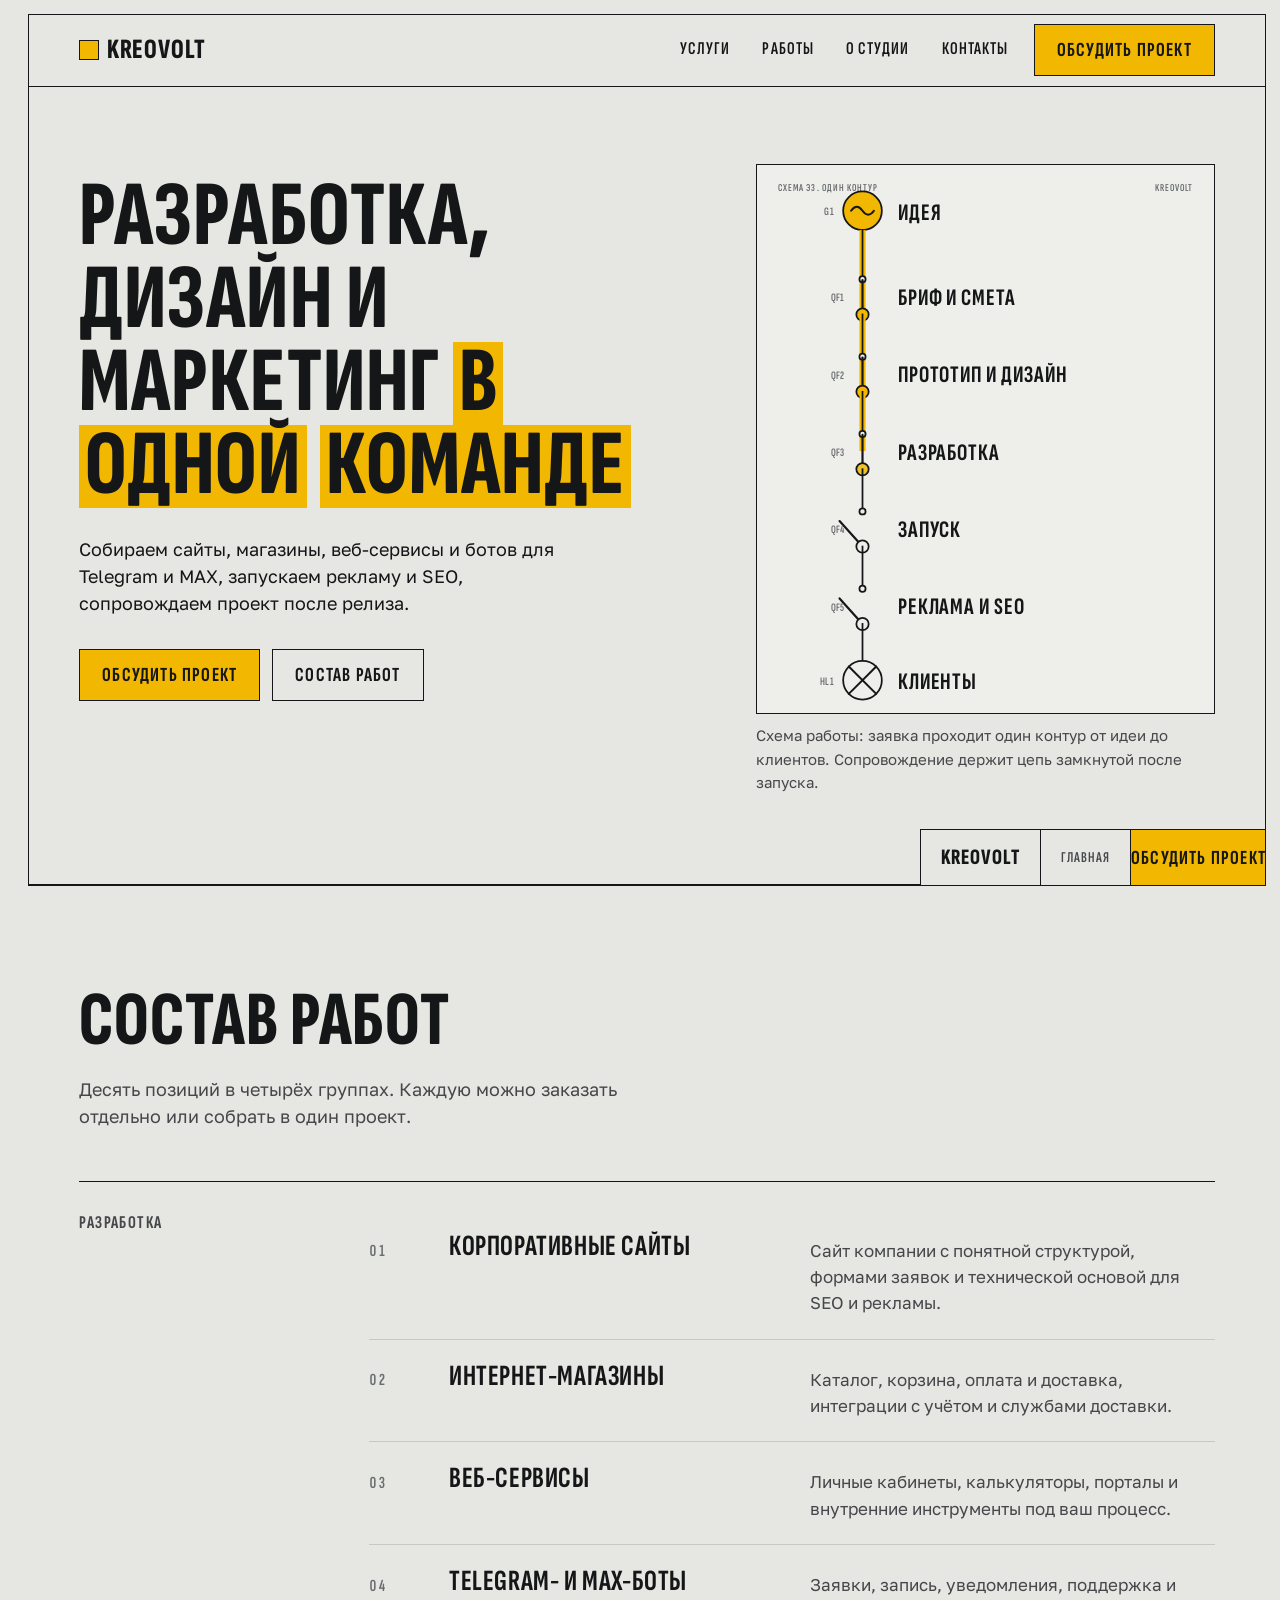
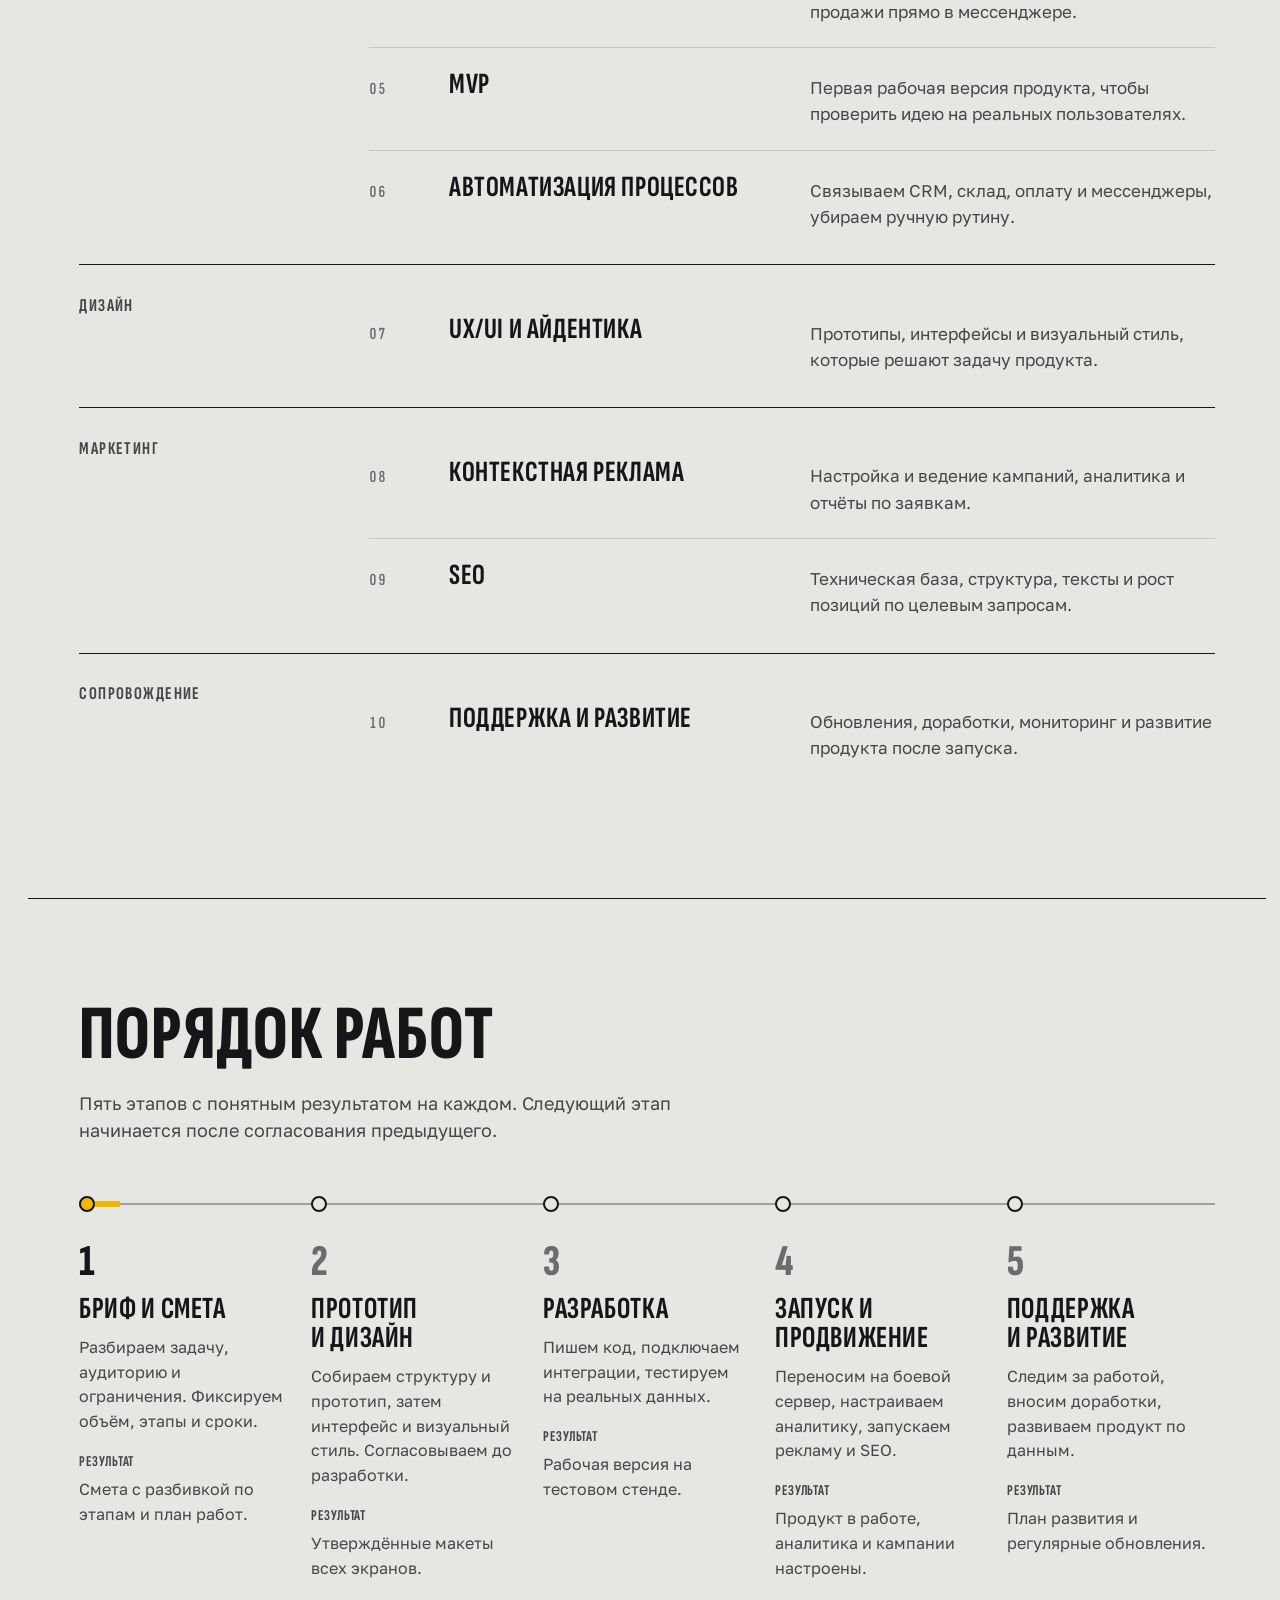
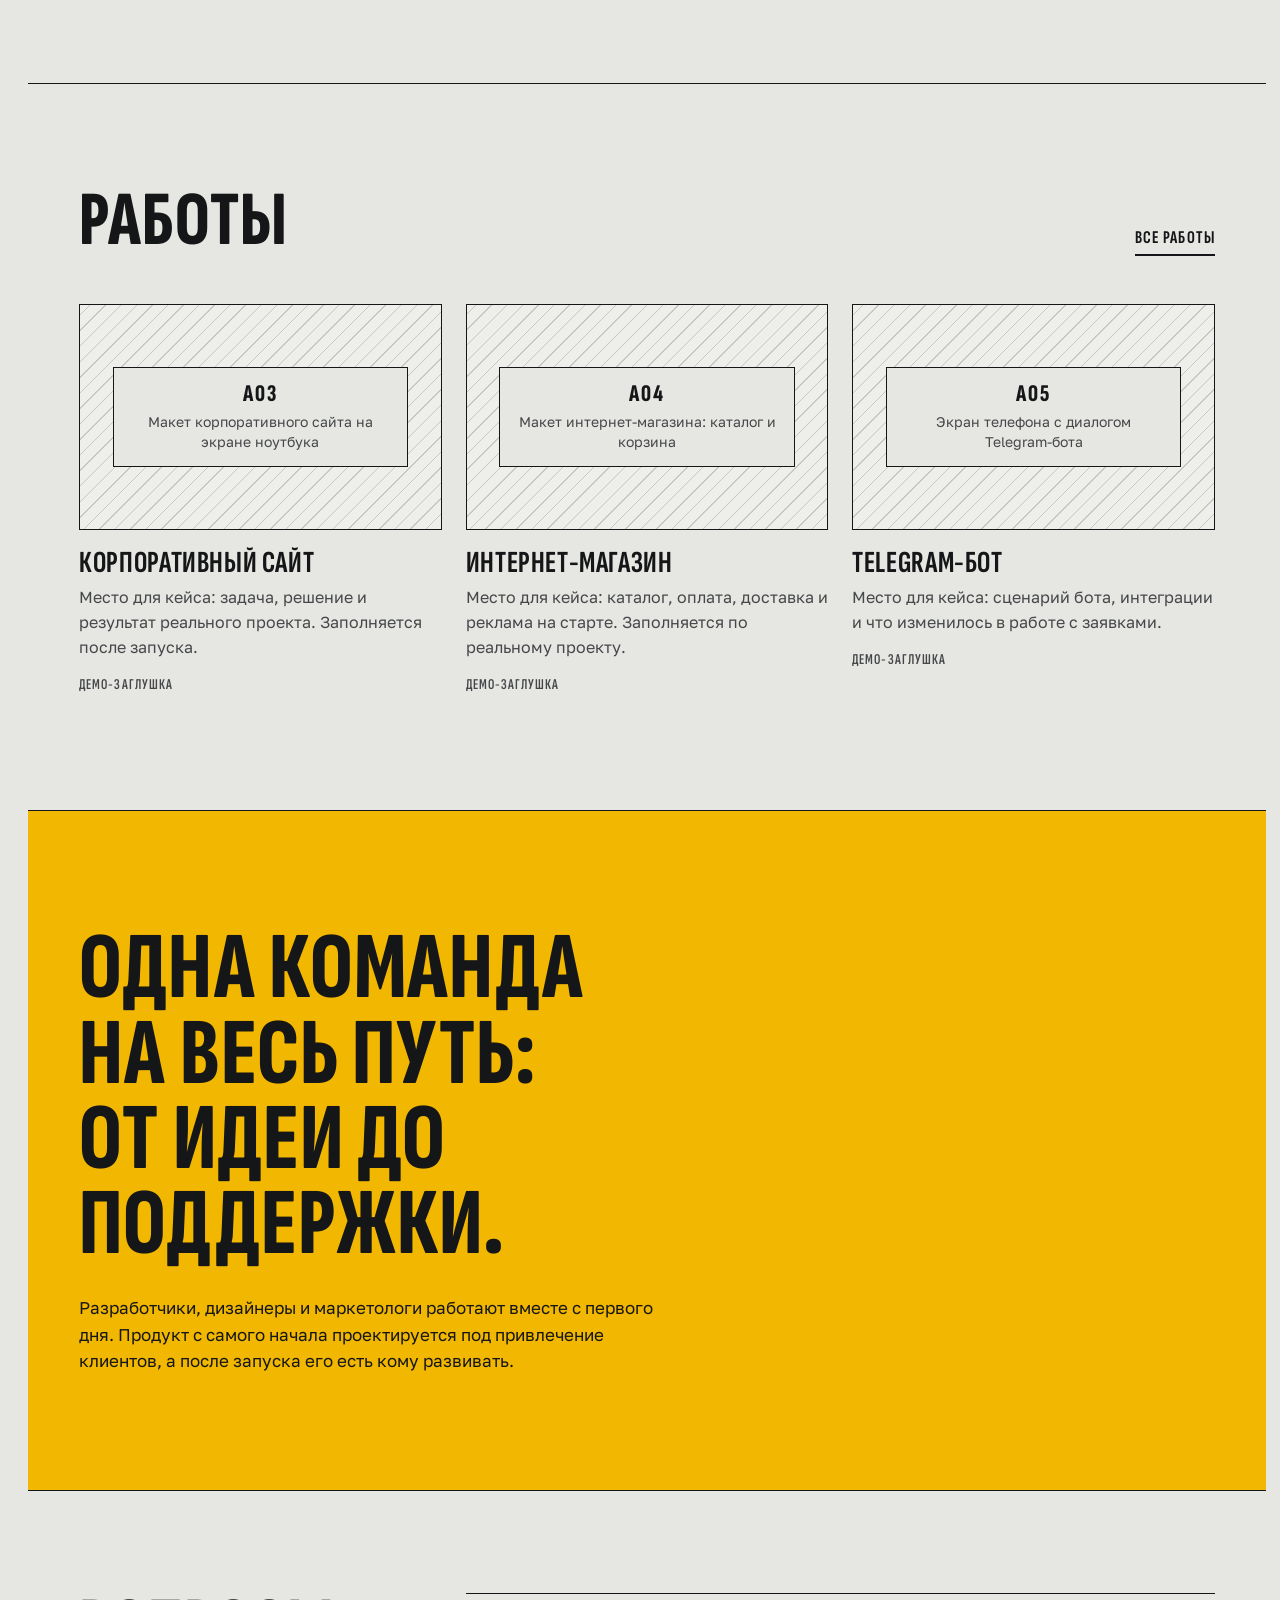
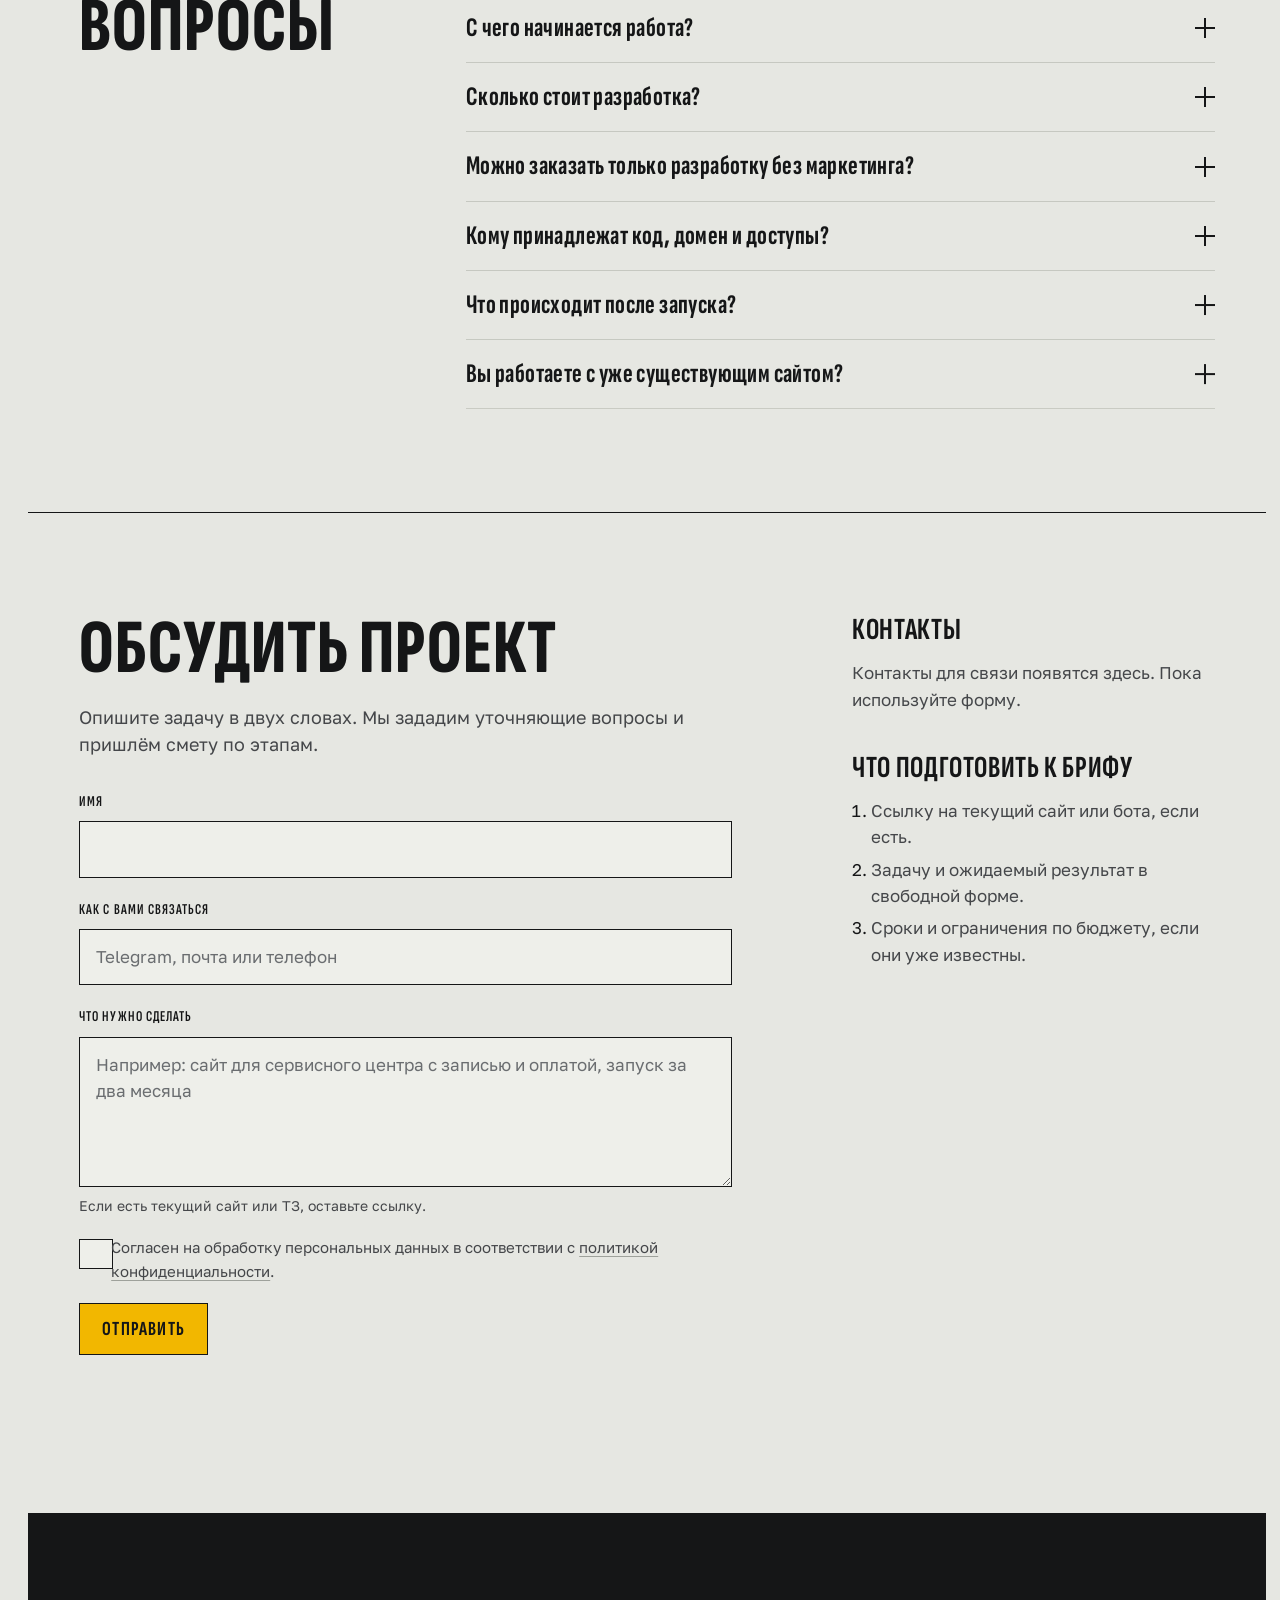
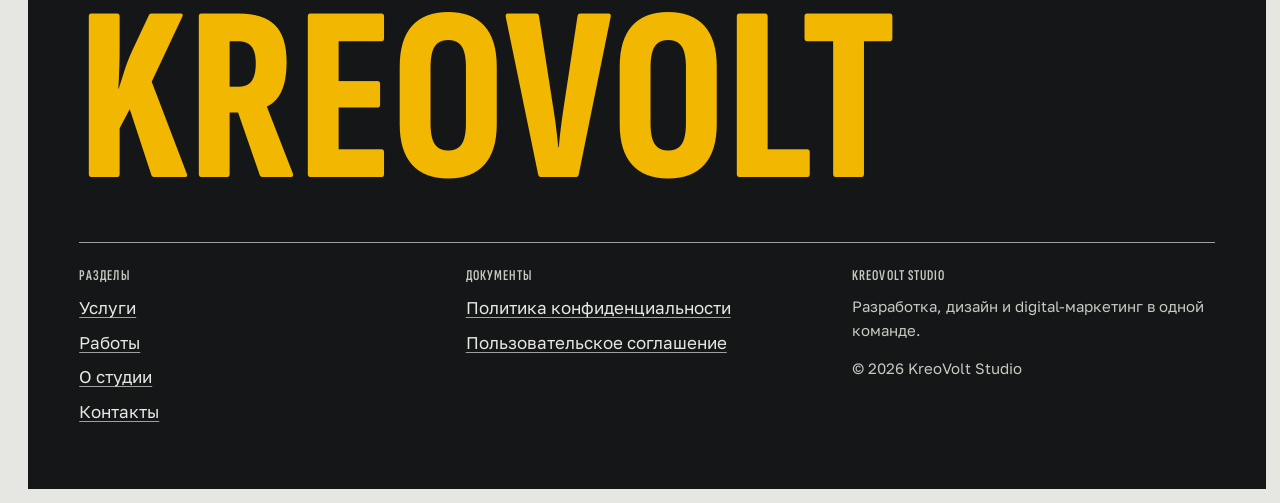
<file: index.html>
<!DOCTYPE html>
<html lang="ru">
<head>
<meta charset="utf-8">
<meta name="viewport" content="width=device-width, initial-scale=1">
<title>KreoVolt Studio: разработка сайтов, ботов и digital-маркетинг в одной команде</title>
<meta name="description" content="KreoVolt Studio делает корпоративные сайты, интернет-магазины, веб-сервисы, Telegram- и MAX-ботов, MVP и автоматизацию процессов, запускает контекстную рекламу и SEO и сопровождает проекты после запуска.">
<link rel="canonical" href="https://kidw3st.github.io/krevoltstudio/">
<meta property="og:type" content="website">
<meta property="og:locale" content="ru_RU">
<meta property="og:site_name" content="KreoVolt Studio">
<meta property="og:title" content="KreoVolt Studio: разработка, дизайн и маркетинг в одной команде">
<meta property="og:description" content="Сайты, интернет-магазины, веб-сервисы, боты для Telegram и MAX, MVP, автоматизация, контекстная реклама и SEO. От идеи до продукта и его поддержки.">
<meta property="og:url" content="https://kidw3st.github.io/krevoltstudio/">
<meta property="og:image" content="https://kidw3st.github.io/krevoltstudio/assets/img/og.png">
<meta name="twitter:card" content="summary_large_image">
<meta name="theme-color" content="#e6e7e2">
<link rel="icon" href="./assets/img/favicon.svg" type="image/svg+xml">
<link rel="preload" href="./assets/fonts/sofia-xc-cyrillic.woff2" as="font" type="font/woff2" crossorigin>
<link rel="preload" href="./assets/fonts/golos-cyrillic.woff2" as="font" type="font/woff2" crossorigin>
<link rel="stylesheet" href="./assets/css/site.css">
<script>document.documentElement.classList.add("js");</script>
<script type="application/ld+json">
{
  "@context": "https://schema.org",
  "@graph": [
    {
      "@type": "Organization",
      "@id": "https://kidw3st.github.io/krevoltstudio/#org",
      "name": "KreoVolt Studio",
      "url": "https://kidw3st.github.io/krevoltstudio/",
      "logo": "https://kidw3st.github.io/krevoltstudio/assets/img/favicon.svg",
      "description": "Студия разработки, дизайна и digital-маркетинга: сайты, интернет-магазины, веб-сервисы, Telegram- и MAX-боты, MVP, автоматизация, контекстная реклама, SEO, сопровождение.",
      "areaServed": "RU",
      "knowsLanguage": "ru"
    },
    {
      "@type": "WebSite",
      "@id": "https://kidw3st.github.io/krevoltstudio/#site",
      "url": "https://kidw3st.github.io/krevoltstudio/",
      "name": "KreoVolt Studio",
      "inLanguage": "ru",
      "publisher": { "@id": "https://kidw3st.github.io/krevoltstudio/#org" }
    },
    {
      "@type": "FAQPage",
      "mainEntity": [
        { "@type": "Question", "name": "С чего начинается работа?", "acceptedAnswer": { "@type": "Answer", "text": "С короткого брифа: задача, аудитория, сроки, ограничения. После него мы присылаем смету с разбивкой по этапам и план работ." } },
        { "@type": "Question", "name": "Сколько стоит разработка?", "acceptedAnswer": { "@type": "Answer", "text": "Стоимость зависит от объёма: количества страниц и разделов, интеграций, дизайна и доработок. Смету с разбивкой по этапам присылаем после брифа, до начала работ." } },
        { "@type": "Question", "name": "Можно заказать только разработку без маркетинга?", "acceptedAnswer": { "@type": "Answer", "text": "Да. Каждая услуга доступна отдельно: только сайт, только бот, только реклама или SEO. Маркетинг можно подключить позже." } },
        { "@type": "Question", "name": "Кому принадлежат код, домен и доступы?", "acceptedAnswer": { "@type": "Answer", "text": "Клиенту. Домен, хостинг, рекламные кабинеты и репозиторий оформляются на вас, мы работаем с правами доступа." } },
        { "@type": "Question", "name": "Что происходит после запуска?", "acceptedAnswer": { "@type": "Answer", "text": "Проект переходит на сопровождение: обновления, доработки, мониторинг и развитие по данным аналитики. Формат и объём поддержки согласуем отдельно." } },
        { "@type": "Question", "name": "Вы работаете с уже существующим сайтом?", "acceptedAnswer": { "@type": "Answer", "text": "Да. Начинаем с аудита: что мешает заявкам, что можно исправить без переделки, а что требует новой версии. Дальше предлагаем план." } }
      ]
    }
  ]
}
</script>
</head>
<body class="page page--home">
<!--
THESIS: сайт студии как комплект чертежей продукта заказчика: лист с рамкой, спецификация вместо карточек, схема вместо иконок. Отказ от тёмного лендинга с градиентами и тремя карточками.
OWN-WORLD: чертёжный лист #e6e7e2, чернила #151617, один цвет «под напряжением» #f2b700, волосяные линии 1px, штриховка как состояние загрузки, нулевые скругления, без теней. Sofia Sans Extra Condensed для заголовков и ярлыков, Golos Text для текста. Контролы: прямоугольники с рамкой, мгновенная смена состояния.
STORY: посетитель понимает, что студия делает всё от идеи до поддержки, видит состав работ как спецификацию, порядок работ как одну цепь, и оставляет заявку.
FIRST VIEWPORT: слева заголовок в три строки экстра-узким капсом с жёлтой маркерной подсветкой, подзаголовок, две кнопки; справа схема Э3 от источника «Идея» через пять контактов к лампе «Клиенты», цепь замыкается при загрузке. Экран внутри чертёжной рамки, штамп с CTA справа внизу.
FORM: инженерный чертёж по ГОСТ, позиция 3 моего списка, seed key f7ccfa20.
FINISH: unreviewed and undocumented is unfinished; this build ends with the finish review, the verdict, DESIGN.md, and every shipping raster carrying its provenance.
-->
<a class="skip" href="#main">К содержанию</a>
<div class="sheet" aria-hidden="true"></div>

<header class="top">
  <div class="top__in">
    <a class="brand" href="./" aria-label="KreoVolt Studio, на главную">KreoVolt</a>
    <nav class="nav" id="nav" aria-label="Основная навигация">
      <ul class="nav__list">
        <li><a href="./services/">Услуги</a></li>
        <li><a href="./work/">Работы</a></li>
        <li><a href="./about/">О студии</a></li>
        <li><a href="./contact/">Контакты</a></li>
      </ul>
    </nav>
    <a class="btn btn--primary top__cta" href="./contact/">Обсудить проект</a>
    <button class="btn menu-btn" type="button" aria-expanded="false" aria-controls="nav">Меню</button>
  </div>
</header>

<main id="main">

  <section class="hero">
    <div class="wrap grid">
      <div class="hero__copy">
        <h1 class="word-reveal" data-word-reveal>Разработка, дизайн и маркетинг <mark>в одной команде</mark></h1>
        <p class="hero__lead lead">Собираем сайты, магазины, веб-сервисы и ботов для Telegram и MAX, запускаем рекламу и SEO, сопровождаем проект после релиза.</p>
        <div class="hero__actions">
          <a class="btn btn--primary" href="./contact/">Обсудить проект</a>
          <a class="btn" href="#services">Состав работ</a>
        </div>
      </div>
      <figure class="hero__scheme">
        <svg class="scheme" viewBox="0 0 520 624" role="img" aria-labelledby="scheme-title scheme-desc">
          <title id="scheme-title">Схема работы студии</title>
          <desc id="scheme-desc">Одна цепь от источника «Идея» через бриф, прототип, разработку, запуск и продвижение к лампе «Клиенты».</desc>
          <text class="t-cap" x="24" y="30">Схема Э3. Один контур</text>
          <text class="t-cap" x="496" y="30" text-anchor="end">KreoVolt</text>

          <!-- Источник -->
          <circle class="src" cx="120" cy="52" r="22"/>
          <path class="sym" d="M107 52q6.5-9 13 0t13 0"/>
          <text class="t-des" x="88" y="57" text-anchor="end">G1</text>
          <text class="t-big" x="160" y="62">Идея</text>

          <!-- Ступень 1: Бриф -->
          <g data-stage>
            <line class="live live-seg" x1="120" y1="74" x2="120" y2="130"/>
            <line class="live live-sw" x1="120" y1="130" x2="120" y2="170"/>
            <line class="base" x1="120" y1="74" x2="120" y2="130"/>
            <circle class="pin" cx="120" cy="130" r="3.5"/>
            <line class="sw" data-px="120" data-py="170" x1="120" y1="170" x2="120" y2="131"/>
            <circle class="node" cx="120" cy="170" r="7"/>
            <text class="t-des" x="100" y="155" text-anchor="end">QF1</text>
            <text class="t-big" x="160" y="159">Бриф и смета</text>
          </g>

          <!-- Ступень 2: Прототип -->
          <g data-stage>
            <line class="live live-seg" x1="120" y1="170" x2="120" y2="218"/>
            <line class="live live-sw" x1="120" y1="218" x2="120" y2="258"/>
            <line class="base" x1="120" y1="170" x2="120" y2="218"/>
            <circle class="pin" cx="120" cy="218" r="3.5"/>
            <line class="sw" data-px="120" data-py="258" x1="120" y1="258" x2="120" y2="219"/>
            <circle class="node" cx="120" cy="258" r="7"/>
            <text class="t-des" x="100" y="243" text-anchor="end">QF2</text>
            <text class="t-big" x="160" y="247">Прототип и дизайн</text>
          </g>

          <!-- Ступень 3: Разработка -->
          <g data-stage>
            <line class="live live-seg" x1="120" y1="258" x2="120" y2="306"/>
            <line class="live live-sw" x1="120" y1="306" x2="120" y2="346"/>
            <line class="base" x1="120" y1="258" x2="120" y2="306"/>
            <circle class="pin" cx="120" cy="306" r="3.5"/>
            <line class="sw" data-px="120" data-py="346" x1="120" y1="346" x2="120" y2="307"/>
            <circle class="node" cx="120" cy="346" r="7"/>
            <text class="t-des" x="100" y="331" text-anchor="end">QF3</text>
            <text class="t-big" x="160" y="335">Разработка</text>
          </g>

          <!-- Ступень 4: Запуск -->
          <g data-stage>
            <line class="live live-seg" x1="120" y1="346" x2="120" y2="394"/>
            <line class="live live-sw" x1="120" y1="394" x2="120" y2="434"/>
            <line class="base" x1="120" y1="346" x2="120" y2="394"/>
            <circle class="pin" cx="120" cy="394" r="3.5"/>
            <line class="sw" data-px="120" data-py="434" x1="120" y1="434" x2="120" y2="395"/>
            <circle class="node" cx="120" cy="434" r="7"/>
            <text class="t-des" x="100" y="419" text-anchor="end">QF4</text>
            <text class="t-big" x="160" y="423">Запуск</text>
          </g>

          <!-- Ступень 5: Продвижение -->
          <g data-stage>
            <line class="live live-seg" x1="120" y1="434" x2="120" y2="482"/>
            <line class="live live-sw" x1="120" y1="482" x2="120" y2="522"/>
            <line class="base" x1="120" y1="434" x2="120" y2="482"/>
            <circle class="pin" cx="120" cy="482" r="3.5"/>
            <line class="sw" data-px="120" data-py="522" x1="120" y1="522" x2="120" y2="483"/>
            <circle class="node" cx="120" cy="522" r="7"/>
            <text class="t-des" x="100" y="507" text-anchor="end">QF5</text>
            <text class="t-big" x="160" y="511">Реклама и SEO</text>
          </g>

          <!-- Нагрузка: клиенты -->
          <line class="live live-last" x1="120" y1="522" x2="120" y2="564"/>
          <line class="base" x1="120" y1="522" x2="120" y2="564"/>
          <circle class="lamp-fill" cx="120" cy="586" r="22"/>
          <path class="sym" d="M104.4 570.4l31.2 31.2M135.6 570.4l-31.2 31.2"/>
          <text class="t-des" x="88" y="591" text-anchor="end">HL1</text>
          <text class="t-big" x="160" y="596">Клиенты</text>
        </svg>
        <figcaption>Схема работы: заявка проходит один контур от идеи до клиентов. Сопровождение держит цепь замкнутой после запуска.</figcaption>
      </figure>
    </div>
  </section>

  <section class="section spec" id="services">
    <div class="wrap">
      <div class="section__head">
        <h2>Состав работ</h2>
        <p class="lead">Десять позиций в четырёх группах. Каждую можно заказать отдельно или собрать в один проект.</p>
      </div>

      <div class="spec__group">
        <h3 class="spec__gtitle">Разработка</h3>
        <ol class="spec__rows">
          <li class="spec__row" data-reveal>
            <span class="spec__pos num">01</span>
            <a class="spec__name" href="./services/#sites">Корпоративные сайты</a>
            <p class="spec__desc">Сайт компании с понятной структурой, формами заявок и технической основой для SEO и рекламы.</p>
          </li>
          <li class="spec__row" data-reveal>
            <span class="spec__pos num">02</span>
            <a class="spec__name" href="./services/#shops">Интернет-магазины</a>
            <p class="spec__desc">Каталог, корзина, оплата и доставка, интеграции с учётом и службами доставки.</p>
          </li>
          <li class="spec__row" data-reveal>
            <span class="spec__pos num">03</span>
            <a class="spec__name" href="./services/#web-services">Веб-сервисы</a>
            <p class="spec__desc">Личные кабинеты, калькуляторы, порталы и внутренние инструменты под ваш процесс.</p>
          </li>
          <li class="spec__row" data-reveal>
            <span class="spec__pos num">04</span>
            <a class="spec__name" href="./services/#bots">Telegram- и MAX-боты</a>
            <p class="spec__desc">Заявки, запись, уведомления, поддержка и продажи прямо в мессенджере.</p>
          </li>
          <li class="spec__row" data-reveal>
            <span class="spec__pos num">05</span>
            <a class="spec__name" href="./services/#mvp">MVP</a>
            <p class="spec__desc">Первая рабочая версия продукта, чтобы проверить идею на реальных пользователях.</p>
          </li>
          <li class="spec__row" data-reveal>
            <span class="spec__pos num">06</span>
            <a class="spec__name" href="./services/#automation">Автоматизация процессов</a>
            <p class="spec__desc">Связываем CRM, склад, оплату и мессенджеры, убираем ручную рутину.</p>
          </li>
        </ol>
      </div>

      <div class="spec__group">
        <h3 class="spec__gtitle">Дизайн</h3>
        <ol class="spec__rows" start="7">
          <li class="spec__row" data-reveal>
            <span class="spec__pos num">07</span>
            <a class="spec__name" href="./services/#design">UX/UI и айдентика</a>
            <p class="spec__desc">Прототипы, интерфейсы и визуальный стиль, которые решают задачу продукта.</p>
          </li>
        </ol>
      </div>

      <div class="spec__group">
        <h3 class="spec__gtitle">Маркетинг</h3>
        <ol class="spec__rows" start="8">
          <li class="spec__row" data-reveal>
            <span class="spec__pos num">08</span>
            <a class="spec__name" href="./services/#ads">Контекстная реклама</a>
            <p class="spec__desc">Настройка и ведение кампаний, аналитика и отчёты по заявкам.</p>
          </li>
          <li class="spec__row" data-reveal>
            <span class="spec__pos num">09</span>
            <a class="spec__name" href="./services/#seo">SEO</a>
            <p class="spec__desc">Техническая база, структура, тексты и рост позиций по целевым запросам.</p>
          </li>
        </ol>
      </div>

      <div class="spec__group">
        <h3 class="spec__gtitle">Сопровождение</h3>
        <ol class="spec__rows" start="10">
          <li class="spec__row" data-reveal>
            <span class="spec__pos num">10</span>
            <a class="spec__name" href="./services/#support">Поддержка и развитие</a>
            <p class="spec__desc">Обновления, доработки, мониторинг и развитие продукта после запуска.</p>
          </li>
        </ol>
      </div>
    </div>
  </section>

  <section class="section proc" id="process">
    <div class="wrap">
      <div class="section__head">
        <h2>Порядок работ</h2>
        <p class="lead">Пять этапов с понятным результатом на каждом. Следующий этап начинается после согласования предыдущего.</p>
      </div>
      <ol class="proc__steps">
        <span class="proc__fill" aria-hidden="true"></span>
        <li class="proc__step">
          <span class="proc__node" aria-hidden="true"></span>
          <span class="proc__num" aria-hidden="true">1</span>
          <h3>Бриф и смета</h3>
          <p>Разбираем задачу, аудиторию и ограничения. Фиксируем объём, этапы и сроки.</p>
          <p class="proc__out"><b>Результат</b>Смета с разбивкой по этапам и план работ.</p>
        </li>
        <li class="proc__step">
          <span class="proc__node" aria-hidden="true"></span>
          <span class="proc__num" aria-hidden="true">2</span>
          <h3>Прототип и дизайн</h3>
          <p>Собираем структуру и прототип, затем интерфейс и визуальный стиль. Согласовываем до разработки.</p>
          <p class="proc__out"><b>Результат</b>Утверждённые макеты всех экранов.</p>
        </li>
        <li class="proc__step">
          <span class="proc__node" aria-hidden="true"></span>
          <span class="proc__num" aria-hidden="true">3</span>
          <h3>Разработка</h3>
          <p>Пишем код, подключаем интеграции, тестируем на реальных данных.</p>
          <p class="proc__out"><b>Результат</b>Рабочая версия на тестовом стенде.</p>
        </li>
        <li class="proc__step">
          <span class="proc__node" aria-hidden="true"></span>
          <span class="proc__num" aria-hidden="true">4</span>
          <h3>Запуск и продвижение</h3>
          <p>Переносим на боевой сервер, настраиваем аналитику, запускаем рекламу и SEO.</p>
          <p class="proc__out"><b>Результат</b>Продукт в работе, аналитика и кампании настроены.</p>
        </li>
        <li class="proc__step">
          <span class="proc__node" aria-hidden="true"></span>
          <span class="proc__num" aria-hidden="true">5</span>
          <h3>Поддержка и развитие</h3>
          <p>Следим за работой, вносим доработки, развиваем продукт по данным.</p>
          <p class="proc__out"><b>Результат</b>План развития и регулярные обновления.</p>
        </li>
      </ol>
    </div>
  </section>

  <section class="section work" id="work">
    <div class="wrap">
      <div class="work__head">
        <h2>Работы</h2>
        <a class="link" href="./work/">Все работы</a>
      </div>
      <div class="strip">
        <article class="case" data-reveal>
          <figure class="ph" data-asset="A03" style="--ratio: 16 / 10">
            <div class="ph__box">
              <span class="ph__meta"><span class="ph__id">A03</span><span class="ph__desc">Макет корпоративного сайта на экране ноутбука</span></span>
            </div>
          </figure>
          <h3>Корпоративный сайт</h3>
          <p>Место для кейса: задача, решение и результат реального проекта. Заполняется после запуска.</p>
          <span class="label">Демо-заглушка</span>
        </article>
        <article class="case" data-reveal>
          <figure class="ph" data-asset="A04" style="--ratio: 16 / 10">
            <div class="ph__box">
              <span class="ph__meta"><span class="ph__id">A04</span><span class="ph__desc">Макет интернет-магазина: каталог и корзина</span></span>
            </div>
          </figure>
          <h3>Интернет-магазин</h3>
          <p>Место для кейса: каталог, оплата, доставка и реклама на старте. Заполняется по реальному проекту.</p>
          <span class="label">Демо-заглушка</span>
        </article>
        <article class="case" data-reveal>
          <figure class="ph" data-asset="A05" style="--ratio: 16 / 10">
            <div class="ph__box">
              <span class="ph__meta"><span class="ph__id">A05</span><span class="ph__desc">Экран телефона с диалогом Telegram-бота</span></span>
            </div>
          </figure>
          <h3>Telegram-бот</h3>
          <p>Место для кейса: сценарий бота, интеграции и что изменилось в работе с заявками.</p>
          <span class="label">Демо-заглушка</span>
        </article>
      </div>
    </div>
  </section>

  <section class="band">
    <div class="wrap">
      <p class="band__text display">Одна команда на весь путь: от идеи до поддержки.</p>
      <p class="band__sub">Разработчики, дизайнеры и маркетологи работают вместе с первого дня. Продукт с самого начала проектируется под привлечение клиентов, а после запуска его есть кому развивать.</p>
    </div>
  </section>

  <section class="section faq" id="faq">
    <div class="wrap grid">
      <div class="faq__head">
        <h2>Вопросы</h2>
      </div>
      <div class="faq__list">
        <details class="faq__item" data-reveal>
          <summary>С чего начинается работа?<span class="faq__mark" aria-hidden="true"></span></summary>
          <div class="faq__body"><p>С короткого брифа: задача, аудитория, сроки, ограничения. После него мы присылаем смету с разбивкой по этапам и план работ.</p></div>
        </details>
        <details class="faq__item" data-reveal>
          <summary>Сколько стоит разработка?<span class="faq__mark" aria-hidden="true"></span></summary>
          <div class="faq__body"><p>Стоимость зависит от объёма: количества страниц и разделов, интеграций, дизайна и доработок. Смету с разбивкой по этапам присылаем после брифа, до начала работ.</p></div>
        </details>
        <details class="faq__item" data-reveal>
          <summary>Можно заказать только разработку без маркетинга?<span class="faq__mark" aria-hidden="true"></span></summary>
          <div class="faq__body"><p>Да. Каждая услуга доступна отдельно: только сайт, только бот, только реклама или SEO. Маркетинг можно подключить позже.</p></div>
        </details>
        <details class="faq__item" data-reveal>
          <summary>Кому принадлежат код, домен и доступы?<span class="faq__mark" aria-hidden="true"></span></summary>
          <div class="faq__body"><p>Клиенту. Домен, хостинг, рекламные кабинеты и репозиторий оформляются на вас, мы работаем с правами доступа.</p></div>
        </details>
        <details class="faq__item" data-reveal>
          <summary>Что происходит после запуска?<span class="faq__mark" aria-hidden="true"></span></summary>
          <div class="faq__body"><p>Проект переходит на сопровождение: обновления, доработки, мониторинг и развитие по данным аналитики. Формат и объём поддержки согласуем отдельно.</p></div>
        </details>
        <details class="faq__item" data-reveal>
          <summary>Вы работаете с уже существующим сайтом?<span class="faq__mark" aria-hidden="true"></span></summary>
          <div class="faq__body"><p>Да. Начинаем с аудита: что мешает заявкам, что можно исправить без переделки, а что требует новой версии. Дальше предлагаем план.</p></div>
        </details>
      </div>
    </div>
  </section>

  <section class="section contact" id="contact">
    <div class="wrap grid">
      <div class="contact__form">
        <h2>Обсудить проект</h2>
        <p class="lead muted" style="margin-top:20px">Опишите задачу в двух словах. Мы зададим уточняющие вопросы и пришлём смету по этапам.</p>
        <form class="form" data-form action="#" method="post" novalidate>
          <div class="field">
            <label for="f-name">Имя</label>
            <input id="f-name" name="name" type="text" autocomplete="name" required>
          </div>
          <div class="field">
            <label for="f-contact">Как с вами связаться</label>
            <input id="f-contact" name="contact" type="text" autocomplete="on" placeholder="Telegram, почта или телефон" required>
          </div>
          <div class="field">
            <label for="f-message">Что нужно сделать</label>
            <textarea id="f-message" name="message" required placeholder="Например: сайт для сервисного центра с записью и оплатой, запуск за два месяца"></textarea>
            <span class="field__hint">Если есть текущий сайт или ТЗ, оставьте ссылку.</span>
          </div>
          <input type="text" name="_gotcha" tabindex="-1" autocomplete="off" class="visually-hidden" aria-hidden="true">
          <div class="field field--check">
            <input id="f-consent" name="consent" type="checkbox" required>
            <label for="f-consent">Согласен на обработку персональных данных в соответствии с <a href="./privacy/">политикой конфиденциальности</a>.</label>
          </div>
          <div class="form__actions">
            <button class="btn btn--primary" type="submit">Отправить</button>
            <span class="form__note" role="status" aria-live="polite"></span>
          </div>
        </form>
      </div>
      <aside class="contact__aside">
        <h3>Контакты</h3>
        <ul class="contacts" data-contacts>
          <li data-contact-row><span class="label">Telegram</span><a data-contact="telegram" href="#">Telegram</a></li>
          <li data-contact-row><span class="label">MAX</span><a data-contact="max" href="#">MAX</a></li>
          <li data-contact-row><span class="label">Почта</span><a data-contact="email" href="#">Почта</a></li>
          <li data-contact-row><span class="label">Телефон</span><a data-contact="phone" href="#">Телефон</a></li>
        </ul>
        <p class="muted" data-contacts-empty hidden style="margin-top:16px">Контакты для связи появятся здесь. Пока используйте форму.</p>
        <h3 style="margin-top:40px">Что подготовить к брифу</h3>
        <ol class="brief-list">
          <li>Ссылку на текущий сайт или бота, если есть.</li>
          <li>Задачу и ожидаемый результат в свободной форме.</li>
          <li>Сроки и ограничения по бюджету, если они уже известны.</li>
        </ol>
      </aside>
    </div>
  </section>

</main>

<footer class="foot">
  <div class="wrap">
    <p class="foot__mark" aria-hidden="true">KreoVolt</p>
    <div class="foot__cols">
      <nav aria-label="Навигация в подвале">
        <p class="label">Разделы</p>
        <ul>
          <li><a href="./services/">Услуги</a></li>
          <li><a href="./work/">Работы</a></li>
          <li><a href="./about/">О студии</a></li>
          <li><a href="./contact/">Контакты</a></li>
        </ul>
      </nav>
      <div>
        <p class="label">Документы</p>
        <ul>
          <li><a href="./privacy/">Политика конфиденциальности</a></li>
          <li><a href="./terms/">Пользовательское соглашение</a></li>
        </ul>
      </div>
      <div>
        <p class="label">KreoVolt Studio</p>
        <p class="foot__copy">Разработка, дизайн и digital-маркетинг в одной команде.</p>
        <p class="foot__copy">© 2026 KreoVolt Studio</p>
      </div>
    </div>
  </div>
</footer>

<aside class="stamp" aria-label="Основная надпись">
  <a class="stamp__brand" href="./">KreoVolt</a>
  <span class="stamp__page label">Главная</span>
  <a class="btn btn--primary" href="./contact/">Обсудить проект</a>
</aside>

<script src="./assets/js/vendor/gsap.min.js" defer></script>
<script src="./assets/js/vendor/ScrollTrigger.min.js" defer></script>
<script src="./assets/js/site.js" defer></script>
</body>
</html>
</file>
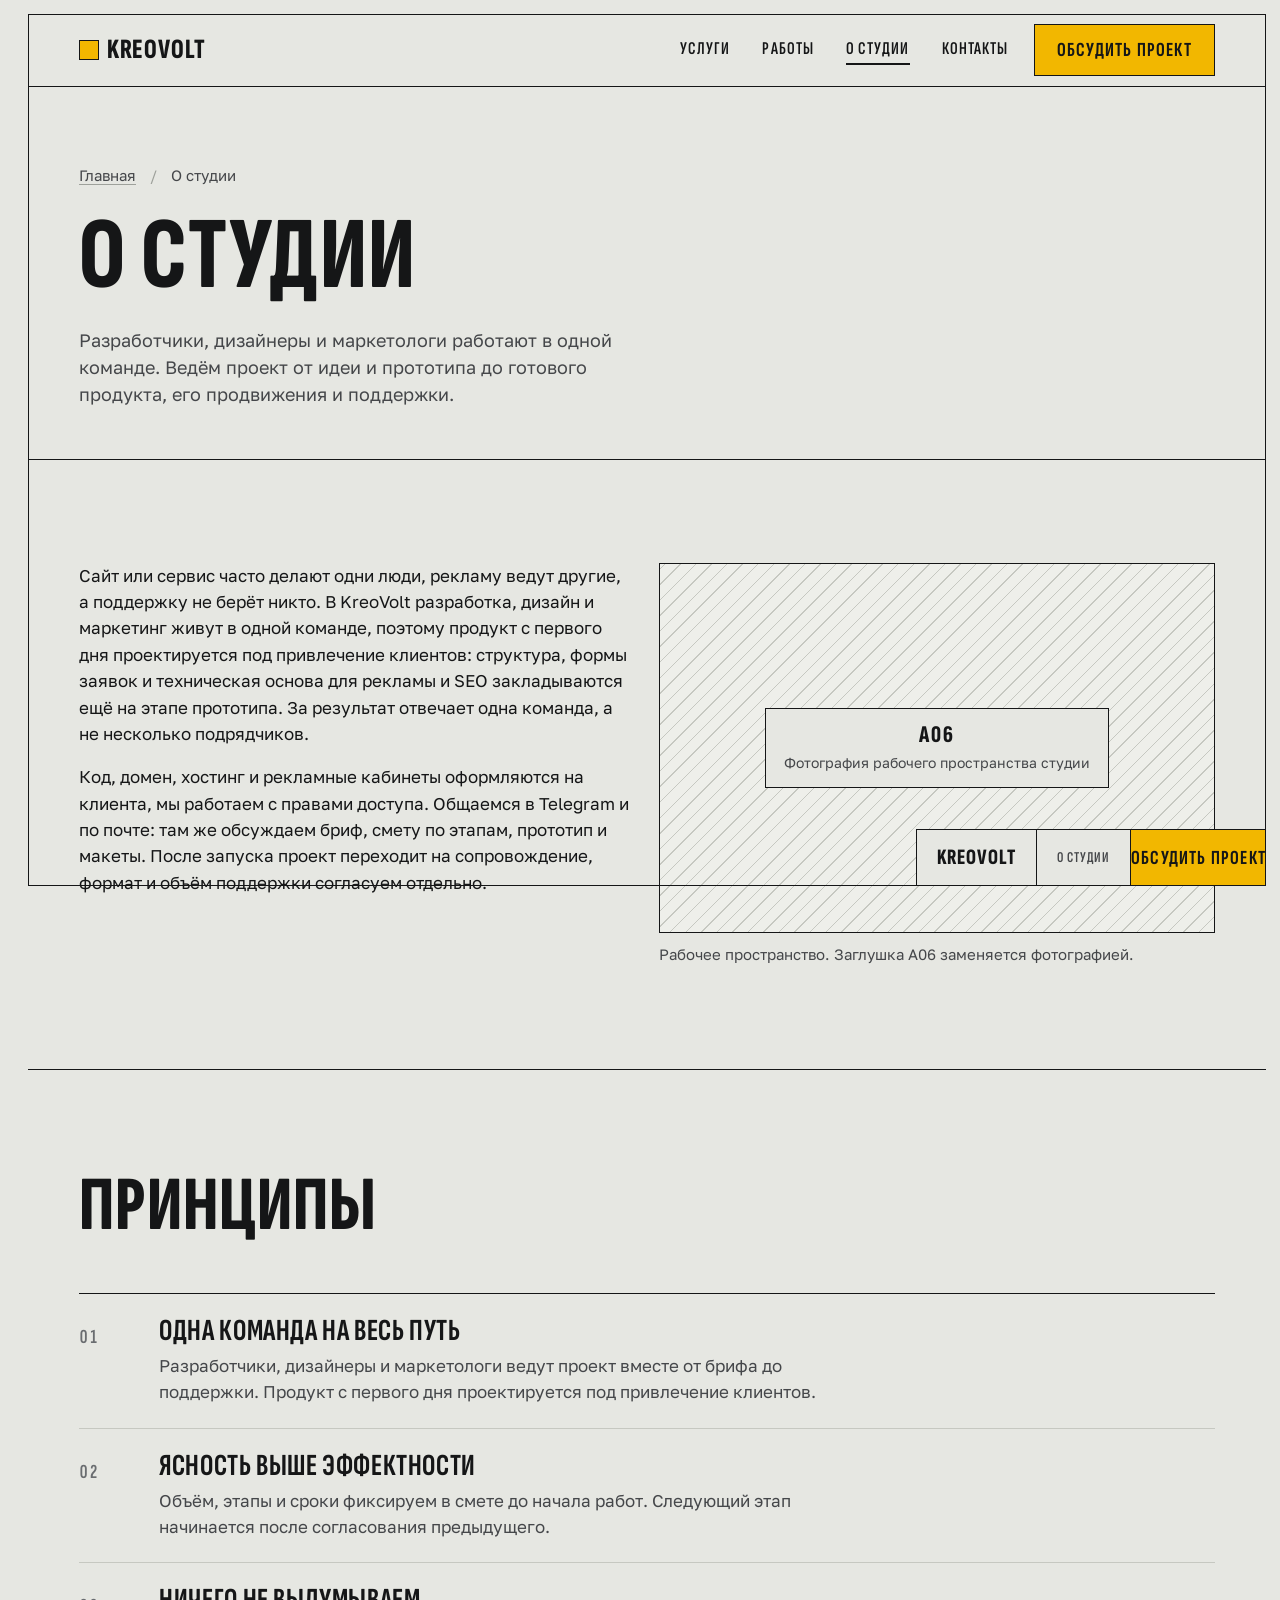
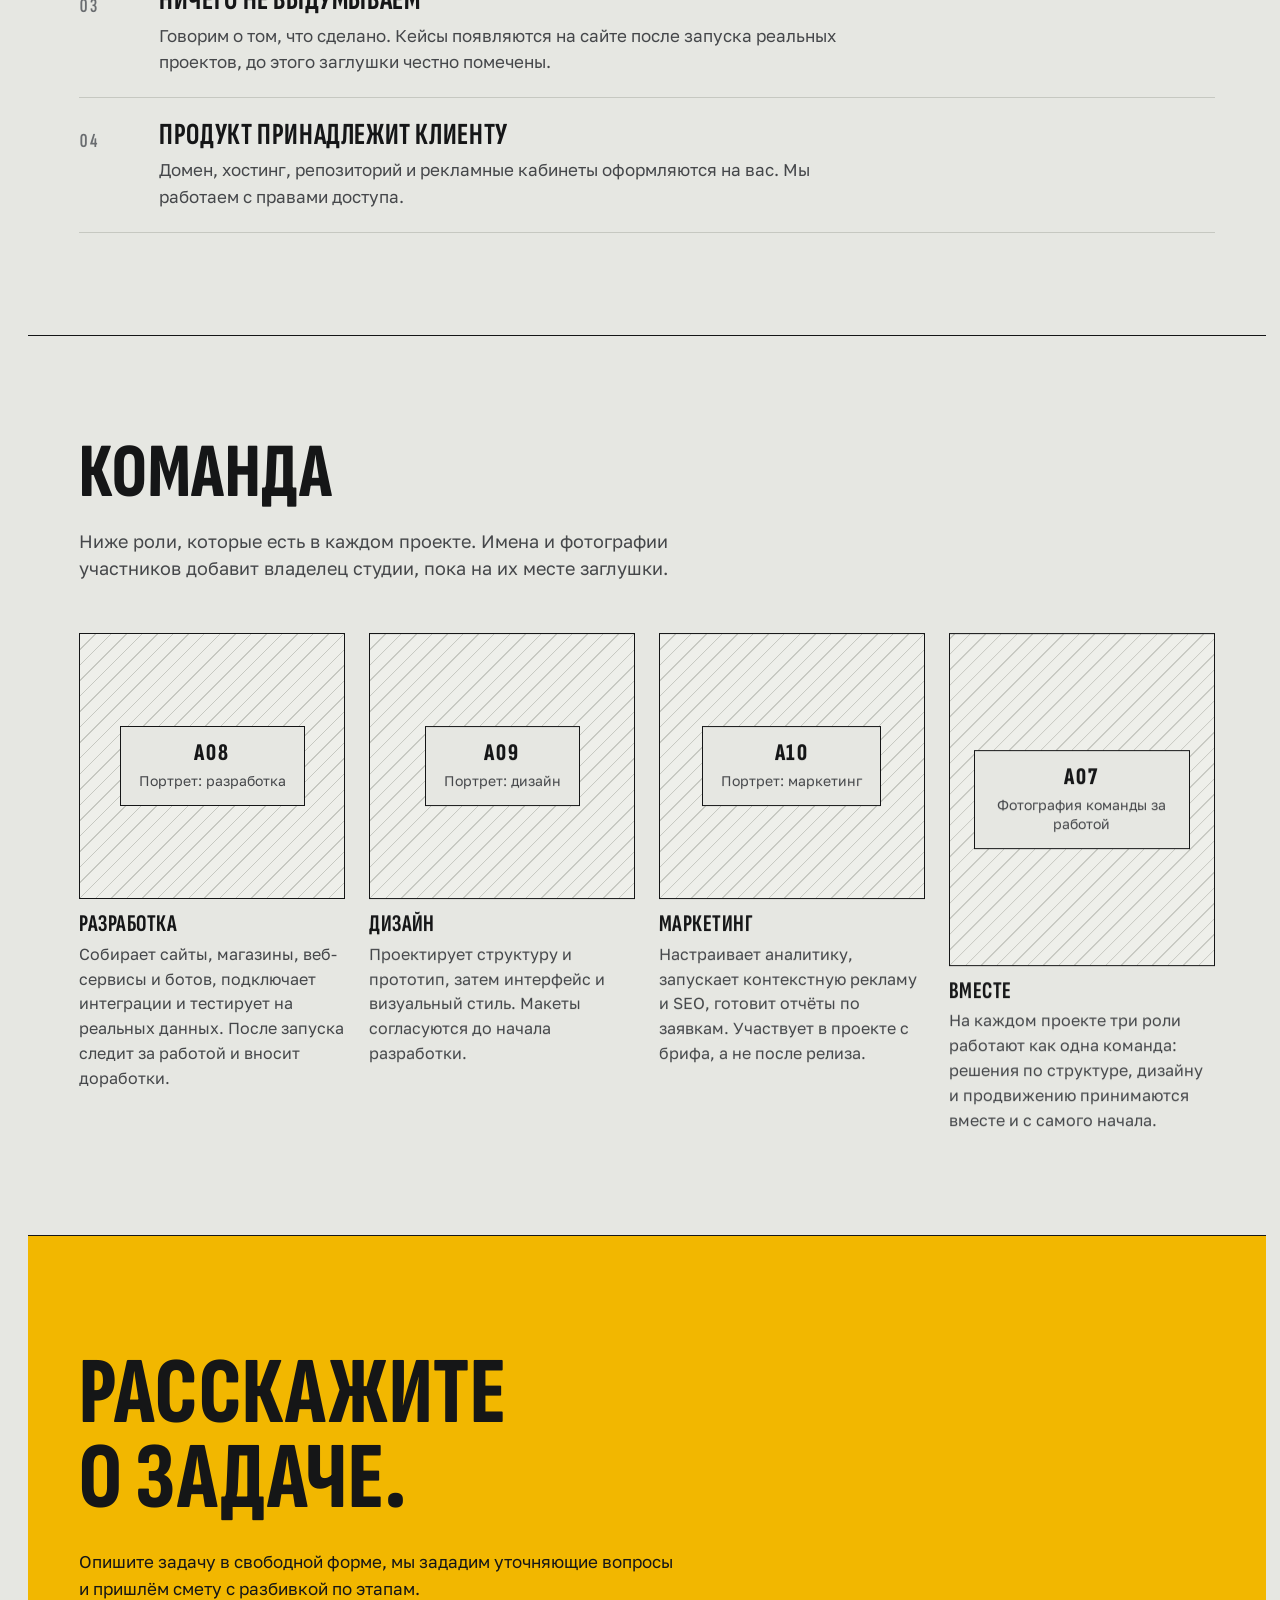
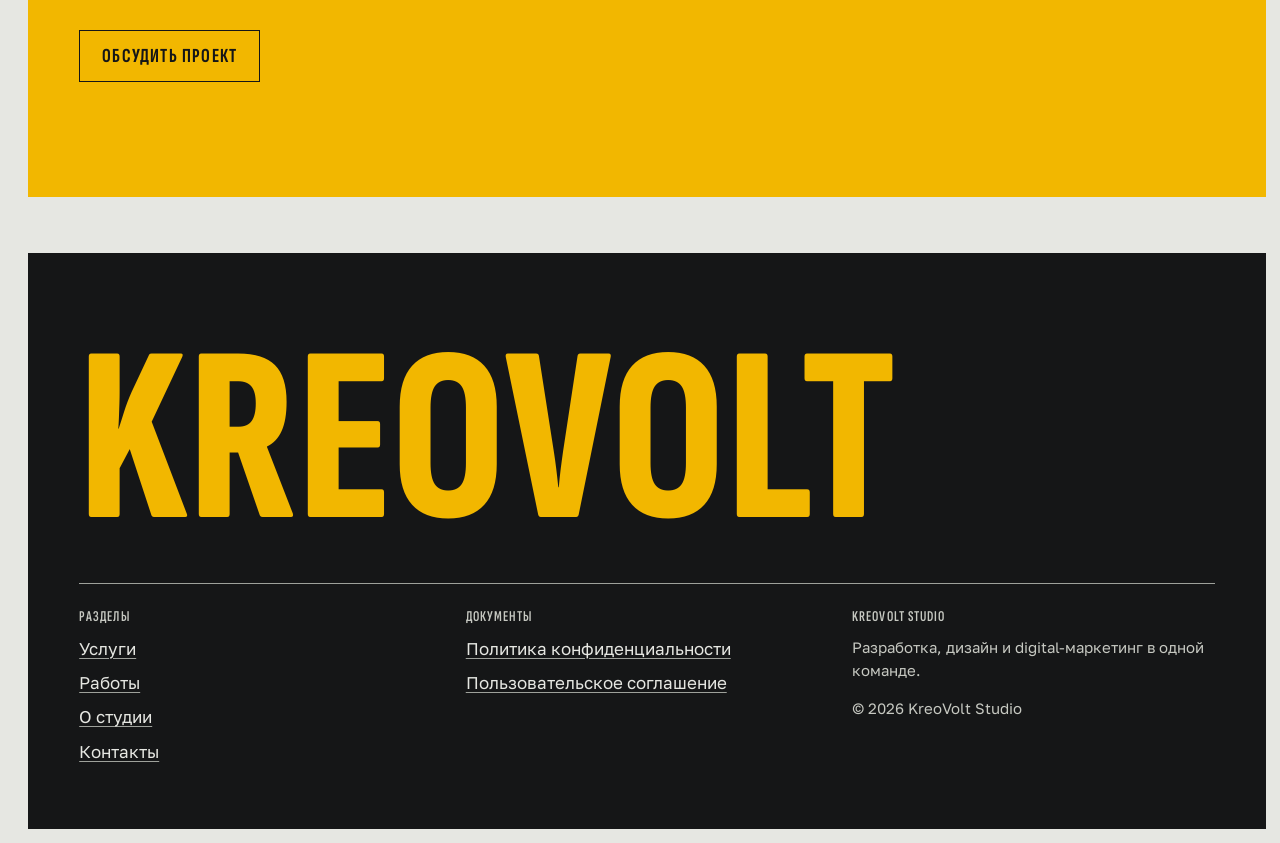
<file: about/index.html>
<!DOCTYPE html>
<html lang="ru">
<head>
<meta charset="utf-8">
<meta name="viewport" content="width=device-width, initial-scale=1">
<title>О студии KreoVolt: разработка, дизайн и маркетинг в одной команде</title>
<meta name="description" content="KreoVolt Studio: разработчики, дизайнеры и маркетологи в одной команде. Как идёт работа, принципы студии и роли в каждом проекте.">
<link rel="canonical" href="https://kidw3st.github.io/krevoltstudio/about/">
<meta property="og:type" content="website">
<meta property="og:locale" content="ru_RU">
<meta property="og:site_name" content="KreoVolt Studio">
<meta property="og:title" content="О студии KreoVolt: разработка, дизайн и маркетинг в одной команде">
<meta property="og:description" content="Одна команда ведёт проект от идеи и прототипа до продукта, продвижения и поддержки. Принципы студии и роли в проекте.">
<meta property="og:url" content="https://kidw3st.github.io/krevoltstudio/about/">
<meta property="og:image" content="https://kidw3st.github.io/krevoltstudio/assets/img/og.png">
<meta name="twitter:card" content="summary_large_image">
<meta name="theme-color" content="#e6e7e2">
<link rel="icon" href="../assets/img/favicon.svg" type="image/svg+xml">
<link rel="preload" href="../assets/fonts/sofia-xc-cyrillic.woff2" as="font" type="font/woff2" crossorigin>
<link rel="preload" href="../assets/fonts/golos-cyrillic.woff2" as="font" type="font/woff2" crossorigin>
<link rel="stylesheet" href="../assets/css/site.css">
<script>document.documentElement.classList.add("js");</script>
<script type="application/ld+json">
{
  "@context": "https://schema.org",
  "@graph": [
    {
      "@type": "BreadcrumbList",
      "itemListElement": [
        { "@type": "ListItem", "position": 1, "name": "Главная", "item": "https://kidw3st.github.io/krevoltstudio/" },
        { "@type": "ListItem", "position": 2, "name": "О студии", "item": "https://kidw3st.github.io/krevoltstudio/about/" }
      ]
    },
    {
      "@type": "AboutPage",
      "name": "О студии KreoVolt",
      "url": "https://kidw3st.github.io/krevoltstudio/about/",
      "inLanguage": "ru",
      "about": { "@id": "https://kidw3st.github.io/krevoltstudio/#org" }
    }
  ]
}
</script>
</head>
<body class="page page--about">
<a class="skip" href="#main">К содержанию</a>
<div class="sheet" aria-hidden="true"></div>

<header class="top">
  <div class="top__in">
    <a class="brand" href="../" aria-label="KreoVolt Studio, на главную">KreoVolt</a>
    <nav class="nav" id="nav" aria-label="Основная навигация">
      <ul class="nav__list">
        <li><a href="../services/">Услуги</a></li>
        <li><a href="../work/">Работы</a></li>
        <li><a href="../about/" aria-current="page">О студии</a></li>
        <li><a href="../contact/">Контакты</a></li>
      </ul>
    </nav>
    <a class="btn btn--primary top__cta" href="../contact/">Обсудить проект</a>
    <button class="btn menu-btn" type="button" aria-expanded="false" aria-controls="nav">Меню</button>
  </div>
</header>

<main id="main">

  <div class="wrap">
    <div class="page-head">
      <nav aria-label="Хлебные крошки">
        <ol class="crumbs">
          <li><a href="../">Главная</a></li>
          <li aria-current="page">О студии</li>
        </ol>
      </nav>
      <h1>О студии</h1>
      <p class="lead">Разработчики, дизайнеры и маркетологи работают в одной команде. Ведём проект от идеи и прототипа до готового продукта, его продвижения и поддержки.</p>
    </div>
  </div>

  <section class="section">
    <div class="wrap">
      <div class="cols-2">
        <div>
          <p>Сайт или сервис часто делают одни люди, рекламу ведут другие, а поддержку не берёт никто. В KreoVolt разработка, дизайн и маркетинг живут в одной команде, поэтому продукт с первого дня проектируется под привлечение клиентов: структура, формы заявок и техническая основа для рекламы и SEO закладываются ещё на этапе прототипа. За результат отвечает одна команда, а не несколько подрядчиков.</p>
          <p>Код, домен, хостинг и рекламные кабинеты оформляются на клиента, мы работаем с правами доступа. Общаемся в Telegram и по почте: там же обсуждаем бриф, смету по этапам, прототип и макеты. После запуска проект переходит на сопровождение, формат и объём поддержки согласуем отдельно.</p>
        </div>
        <figure class="ph" data-asset="A06" style="--ratio: 3 / 2">
          <div class="ph__box">
            <span class="ph__meta"><span class="ph__id">A06</span><span class="ph__desc">Фотография рабочего пространства студии</span></span>
          </div>
          <figcaption>Рабочее пространство. Заглушка A06 заменяется фотографией.</figcaption>
        </figure>
      </div>
    </div>
  </section>

  <section class="section">
    <div class="wrap">
      <div class="section__head">
        <h2>Принципы</h2>
      </div>
      <ol class="principles">
        <li data-reveal>
          <span class="num">01</span>
          <div>
            <h3>Одна команда на весь путь</h3>
            <p>Разработчики, дизайнеры и маркетологи ведут проект вместе от брифа до поддержки. Продукт с первого дня проектируется под привлечение клиентов.</p>
          </div>
        </li>
        <li data-reveal>
          <span class="num">02</span>
          <div>
            <h3>Ясность выше эффектности</h3>
            <p>Объём, этапы и сроки фиксируем в смете до начала работ. Следующий этап начинается после согласования предыдущего.</p>
          </div>
        </li>
        <li data-reveal>
          <span class="num">03</span>
          <div>
            <h3>Ничего не выдумываем</h3>
            <p>Говорим о том, что сделано. Кейсы появляются на сайте после запуска реальных проектов, до этого заглушки честно помечены.</p>
          </div>
        </li>
        <li data-reveal>
          <span class="num">04</span>
          <div>
            <h3>Продукт принадлежит клиенту</h3>
            <p>Домен, хостинг, репозиторий и рекламные кабинеты оформляются на вас. Мы работаем с правами доступа.</p>
          </div>
        </li>
      </ol>
    </div>
  </section>

  <section class="section">
    <div class="wrap">
      <div class="section__head">
        <h2>Команда</h2>
        <p class="lead">Ниже роли, которые есть в каждом проекте. Имена и фотографии участников добавит владелец студии, пока на их месте заглушки.</p>
      </div>
      <ul class="team">
        <li data-reveal>
          <figure class="ph" data-asset="A08" style="--ratio: 1 / 1">
            <div class="ph__box">
              <span class="ph__meta"><span class="ph__id">A08</span><span class="ph__desc">Портрет: разработка</span></span>
            </div>
          </figure>
          <h3>Разработка</h3>
          <p>Собирает сайты, магазины, веб-сервисы и ботов, подключает интеграции и тестирует на реальных данных. После запуска следит за работой и вносит доработки.</p>
        </li>
        <li data-reveal>
          <figure class="ph" data-asset="A09" style="--ratio: 1 / 1">
            <div class="ph__box">
              <span class="ph__meta"><span class="ph__id">A09</span><span class="ph__desc">Портрет: дизайн</span></span>
            </div>
          </figure>
          <h3>Дизайн</h3>
          <p>Проектирует структуру и прототип, затем интерфейс и визуальный стиль. Макеты согласуются до начала разработки.</p>
        </li>
        <li data-reveal>
          <figure class="ph" data-asset="A10" style="--ratio: 1 / 1">
            <div class="ph__box">
              <span class="ph__meta"><span class="ph__id">A10</span><span class="ph__desc">Портрет: маркетинг</span></span>
            </div>
          </figure>
          <h3>Маркетинг</h3>
          <p>Настраивает аналитику, запускает контекстную рекламу и SEO, готовит отчёты по заявкам. Участвует в проекте с брифа, а не после релиза.</p>
        </li>
        <li data-reveal>
          <figure class="ph" data-asset="A07" style="--ratio: 4 / 5">
            <div class="ph__box">
              <span class="ph__meta"><span class="ph__id">A07</span><span class="ph__desc">Фотография команды за работой</span></span>
            </div>
          </figure>
          <h3>Вместе</h3>
          <p>На каждом проекте три роли работают как одна команда: решения по структуре, дизайну и продвижению принимаются вместе и с самого начала.</p>
        </li>
      </ul>
    </div>
  </section>

  <section class="section band">
    <div class="wrap">
      <p class="band__text display">Расскажите о задаче.</p>
      <p class="band__sub">Опишите задачу в свободной форме, мы зададим уточняющие вопросы и пришлём смету с разбивкой по этапам.</p>
      <p style="margin-top:28px"><a class="btn" href="../contact/">Обсудить проект</a></p>
    </div>
  </section>

</main>

<footer class="foot">
  <div class="wrap">
    <p class="foot__mark" aria-hidden="true">KreoVolt</p>
    <div class="foot__cols">
      <nav aria-label="Навигация в подвале">
        <p class="label">Разделы</p>
        <ul>
          <li><a href="../services/">Услуги</a></li>
          <li><a href="../work/">Работы</a></li>
          <li><a href="../about/">О студии</a></li>
          <li><a href="../contact/">Контакты</a></li>
        </ul>
      </nav>
      <div>
        <p class="label">Документы</p>
        <ul>
          <li><a href="../privacy/">Политика конфиденциальности</a></li>
          <li><a href="../terms/">Пользовательское соглашение</a></li>
        </ul>
      </div>
      <div>
        <p class="label">KreoVolt Studio</p>
        <p class="foot__copy">Разработка, дизайн и digital-маркетинг в одной команде.</p>
        <p class="foot__copy">© 2026 KreoVolt Studio</p>
      </div>
    </div>
  </div>
</footer>

<aside class="stamp" aria-label="Основная надпись">
  <a class="stamp__brand" href="../">KreoVolt</a>
  <span class="stamp__page label">О студии</span>
  <a class="btn btn--primary" href="../contact/">Обсудить проект</a>
</aside>

<script src="../assets/js/vendor/gsap.min.js" defer></script>
<script src="../assets/js/vendor/ScrollTrigger.min.js" defer></script>
<script src="../assets/js/site.js" defer></script>
</body>
</html>
</file>
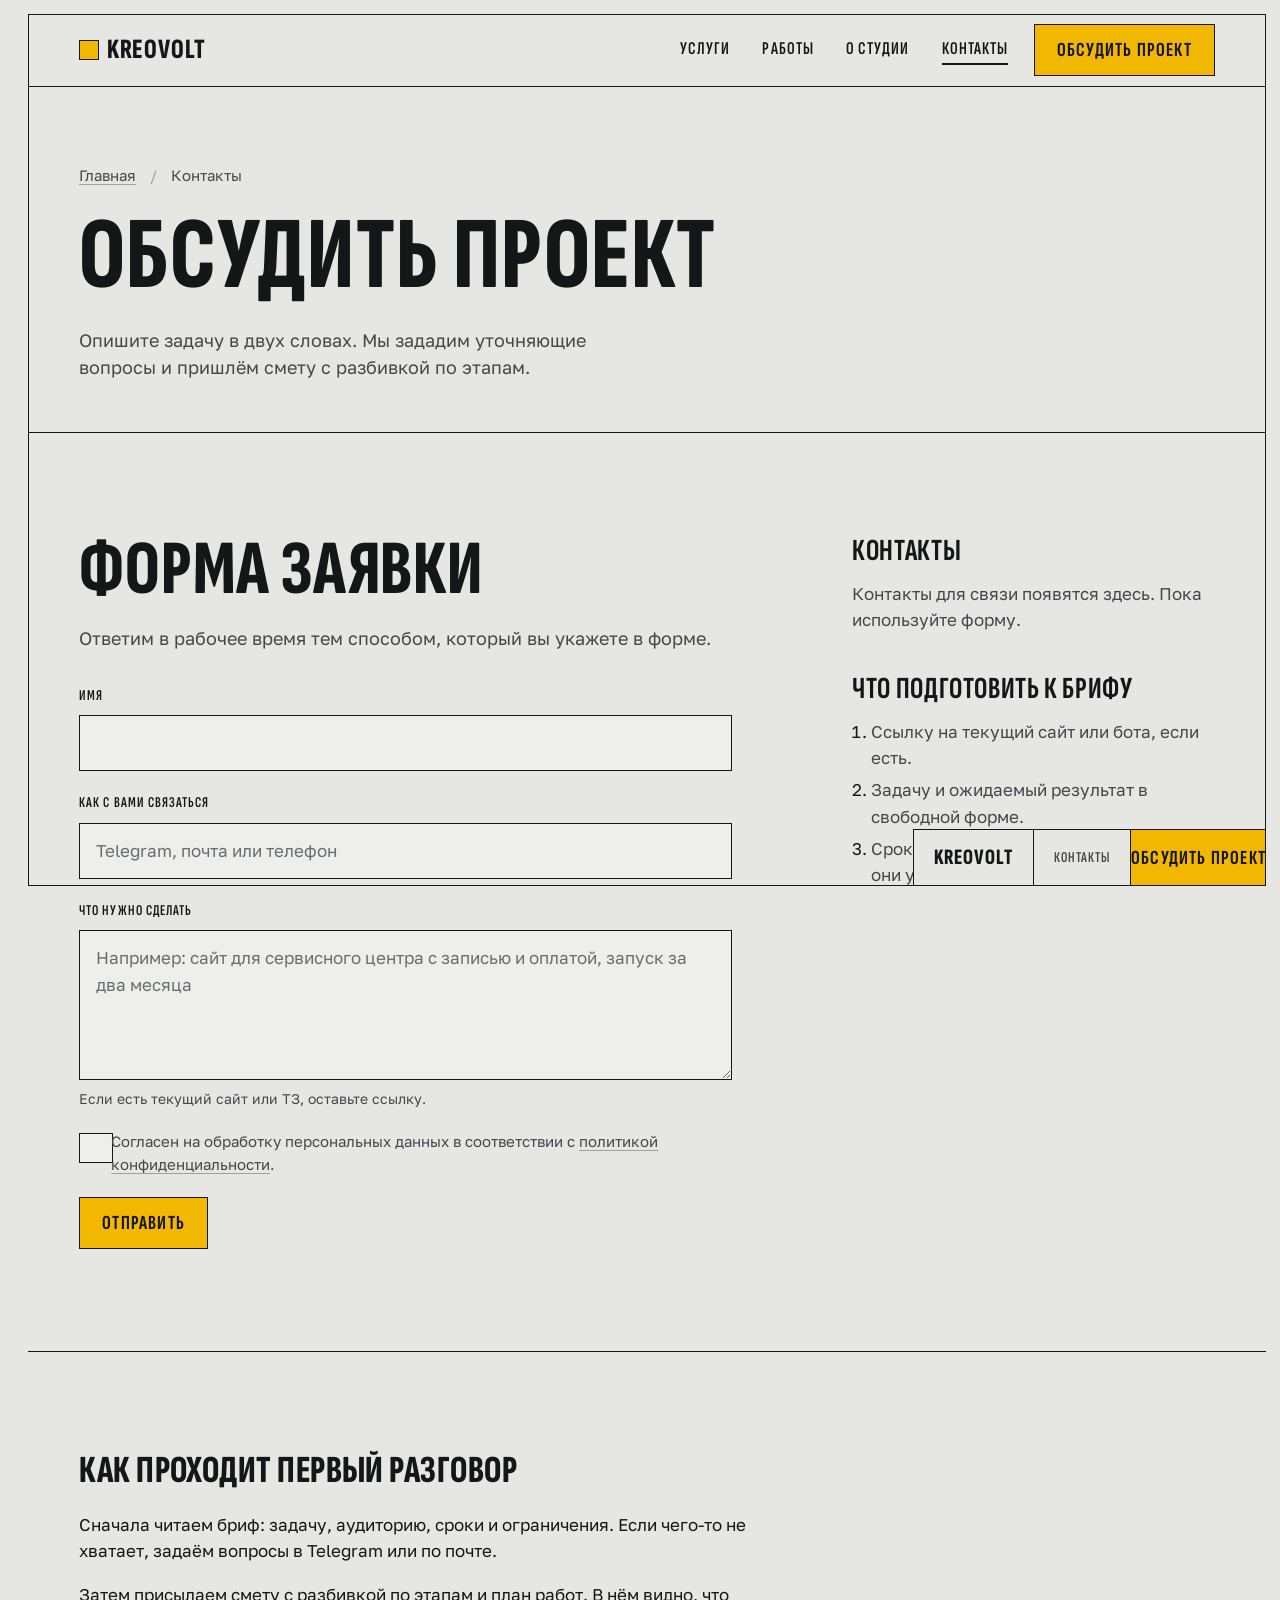
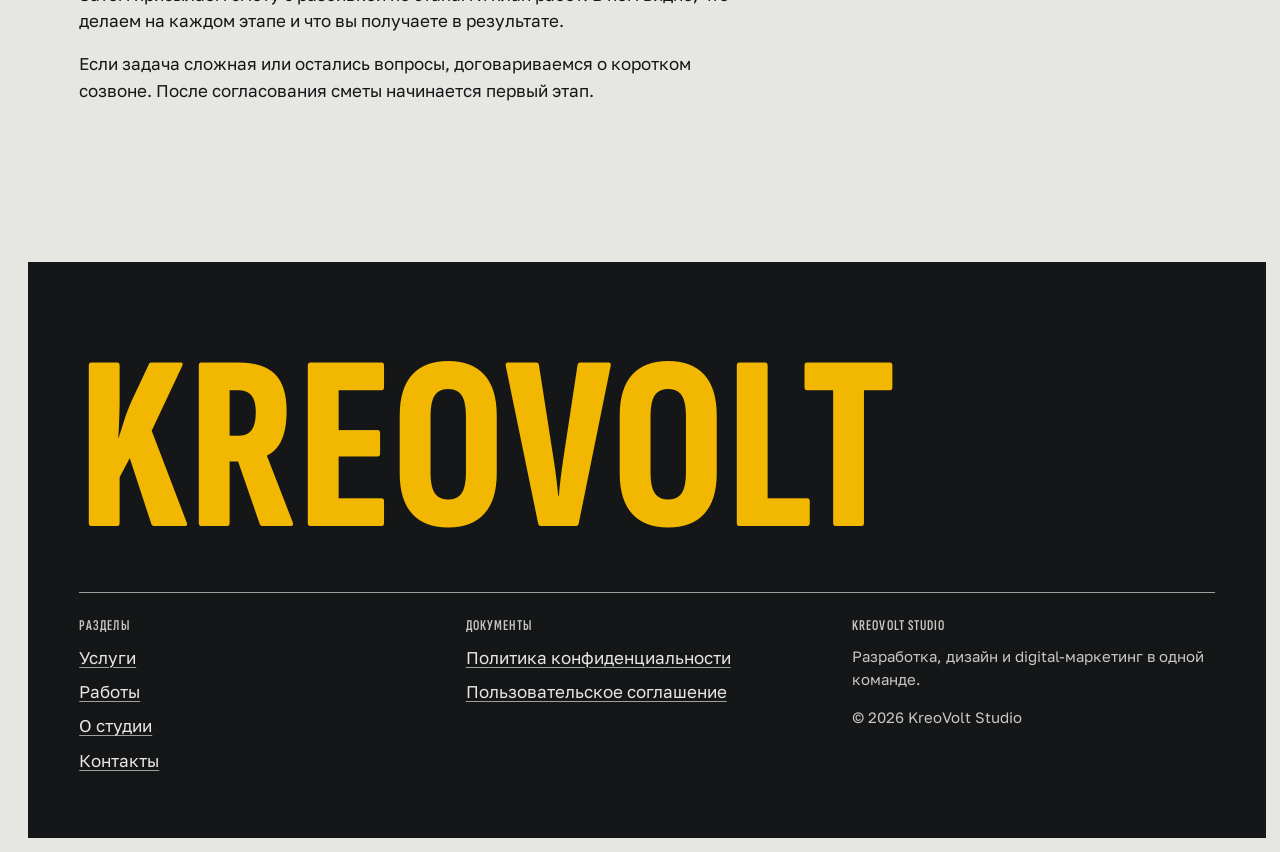
<file: contact/index.html>
<!DOCTYPE html>
<html lang="ru">
<head>
<meta charset="utf-8">
<meta name="viewport" content="width=device-width, initial-scale=1">
<title>Контакты KreoVolt Studio: обсудить проект</title>
<meta name="description" content="Форма заявки и контакты KreoVolt Studio. Опишите задачу, мы зададим уточняющие вопросы и пришлём смету с разбивкой по этапам.">
<link rel="canonical" href="https://kidw3st.github.io/krevoltstudio/contact/">
<meta property="og:type" content="website">
<meta property="og:locale" content="ru_RU">
<meta property="og:site_name" content="KreoVolt Studio">
<meta property="og:title" content="Контакты KreoVolt Studio: обсудить проект">
<meta property="og:description" content="Опишите задачу в двух словах. Мы зададим уточняющие вопросы и пришлём смету с разбивкой по этапам.">
<meta property="og:url" content="https://kidw3st.github.io/krevoltstudio/contact/">
<meta property="og:image" content="https://kidw3st.github.io/krevoltstudio/assets/img/og.png">
<meta name="twitter:card" content="summary_large_image">
<meta name="theme-color" content="#e6e7e2">
<link rel="icon" href="../assets/img/favicon.svg" type="image/svg+xml">
<link rel="preload" href="../assets/fonts/sofia-xc-cyrillic.woff2" as="font" type="font/woff2" crossorigin>
<link rel="preload" href="../assets/fonts/golos-cyrillic.woff2" as="font" type="font/woff2" crossorigin>
<link rel="stylesheet" href="../assets/css/site.css">
<script>document.documentElement.classList.add("js");</script>
<script type="application/ld+json">
{
  "@context": "https://schema.org",
  "@graph": [
    {
      "@type": "BreadcrumbList",
      "itemListElement": [
        { "@type": "ListItem", "position": 1, "name": "Главная", "item": "https://kidw3st.github.io/krevoltstudio/" },
        { "@type": "ListItem", "position": 2, "name": "Контакты", "item": "https://kidw3st.github.io/krevoltstudio/contact/" }
      ]
    },
    {
      "@type": "ContactPage",
      "name": "Контакты KreoVolt Studio",
      "url": "https://kidw3st.github.io/krevoltstudio/contact/",
      "inLanguage": "ru"
    }
  ]
}
</script>
</head>
<body class="page page--contact">
<a class="skip" href="#main">К содержанию</a>
<div class="sheet" aria-hidden="true"></div>

<header class="top">
  <div class="top__in">
    <a class="brand" href="../" aria-label="KreoVolt Studio, на главную">KreoVolt</a>
    <nav class="nav" id="nav" aria-label="Основная навигация">
      <ul class="nav__list">
        <li><a href="../services/">Услуги</a></li>
        <li><a href="../work/">Работы</a></li>
        <li><a href="../about/">О студии</a></li>
        <li><a href="../contact/" aria-current="page">Контакты</a></li>
      </ul>
    </nav>
    <a class="btn btn--primary top__cta" href="../contact/">Обсудить проект</a>
    <button class="btn menu-btn" type="button" aria-expanded="false" aria-controls="nav">Меню</button>
  </div>
</header>

<main id="main">

  <div class="wrap">
    <div class="page-head">
      <nav aria-label="Хлебные крошки">
        <ol class="crumbs">
          <li><a href="../">Главная</a></li>
          <li aria-current="page">Контакты</li>
        </ol>
      </nav>
      <h1>Обсудить проект</h1>
      <p class="lead">Опишите задачу в двух словах. Мы зададим уточняющие вопросы и пришлём смету с разбивкой по этапам.</p>
    </div>
  </div>

  <section class="section contact" id="contact">
    <div class="wrap grid">
      <div class="contact__form">
        <h2>Форма заявки</h2>
        <p class="lead muted" style="margin-top:20px">Ответим в рабочее время тем способом, который вы укажете в форме.</p>
        <form class="form" data-form action="#" method="post" novalidate>
          <div class="field">
            <label for="f-name">Имя</label>
            <input id="f-name" name="name" type="text" autocomplete="name" required>
          </div>
          <div class="field">
            <label for="f-contact">Как с вами связаться</label>
            <input id="f-contact" name="contact" type="text" autocomplete="on" placeholder="Telegram, почта или телефон" required>
          </div>
          <div class="field">
            <label for="f-message">Что нужно сделать</label>
            <textarea id="f-message" name="message" required placeholder="Например: сайт для сервисного центра с записью и оплатой, запуск за два месяца"></textarea>
            <span class="field__hint">Если есть текущий сайт или ТЗ, оставьте ссылку.</span>
          </div>
          <input type="text" name="_gotcha" tabindex="-1" autocomplete="off" class="visually-hidden" aria-hidden="true">
          <div class="field field--check">
            <input id="f-consent" name="consent" type="checkbox" required>
            <label for="f-consent">Согласен на обработку персональных данных в соответствии с <a href="../privacy/">политикой конфиденциальности</a>.</label>
          </div>
          <div class="form__actions">
            <button class="btn btn--primary" type="submit">Отправить</button>
            <span class="form__note" role="status" aria-live="polite"></span>
          </div>
        </form>
      </div>
      <aside class="contact__aside">
        <h3>Контакты</h3>
        <ul class="contacts" data-contacts>
          <li data-contact-row><span class="label">Telegram</span><a data-contact="telegram" href="#">Telegram</a></li>
          <li data-contact-row><span class="label">MAX</span><a data-contact="max" href="#">MAX</a></li>
          <li data-contact-row><span class="label">Почта</span><a data-contact="email" href="#">Почта</a></li>
          <li data-contact-row><span class="label">Телефон</span><a data-contact="phone" href="#">Телефон</a></li>
        </ul>
        <p class="muted" data-contacts-empty hidden style="margin-top:16px">Контакты для связи появятся здесь. Пока используйте форму.</p>
        <h3 style="margin-top:40px">Что подготовить к брифу</h3>
        <ol class="brief-list">
          <li>Ссылку на текущий сайт или бота, если есть.</li>
          <li>Задачу и ожидаемый результат в свободной форме.</li>
          <li>Сроки и ограничения по бюджету, если они уже известны.</li>
        </ol>
      </aside>
    </div>
  </section>

  <section class="section">
    <div class="wrap">
      <div class="prose">
        <h2>Как проходит первый разговор</h2>
        <p>Сначала читаем бриф: задачу, аудиторию, сроки и ограничения. Если чего-то не хватает, задаём вопросы в Telegram или по почте.</p>
        <p>Затем присылаем смету с разбивкой по этапам и план работ. В нём видно, что делаем на каждом этапе и что вы получаете в результате.</p>
        <p>Если задача сложная или остались вопросы, договариваемся о коротком созвоне. После согласования сметы начинается первый этап.</p>
      </div>
    </div>
  </section>

</main>

<footer class="foot">
  <div class="wrap">
    <p class="foot__mark" aria-hidden="true">KreoVolt</p>
    <div class="foot__cols">
      <nav aria-label="Навигация в подвале">
        <p class="label">Разделы</p>
        <ul>
          <li><a href="../services/">Услуги</a></li>
          <li><a href="../work/">Работы</a></li>
          <li><a href="../about/">О студии</a></li>
          <li><a href="../contact/">Контакты</a></li>
        </ul>
      </nav>
      <div>
        <p class="label">Документы</p>
        <ul>
          <li><a href="../privacy/">Политика конфиденциальности</a></li>
          <li><a href="../terms/">Пользовательское соглашение</a></li>
        </ul>
      </div>
      <div>
        <p class="label">KreoVolt Studio</p>
        <p class="foot__copy">Разработка, дизайн и digital-маркетинг в одной команде.</p>
        <p class="foot__copy">© 2026 KreoVolt Studio</p>
      </div>
    </div>
  </div>
</footer>

<aside class="stamp" aria-label="Основная надпись">
  <a class="stamp__brand" href="../">KreoVolt</a>
  <span class="stamp__page label">Контакты</span>
  <a class="btn btn--primary" href="../contact/">Обсудить проект</a>
</aside>

<script src="../assets/js/vendor/gsap.min.js" defer></script>
<script src="../assets/js/vendor/ScrollTrigger.min.js" defer></script>
<script src="../assets/js/site.js" defer></script>
</body>
</html>
</file>
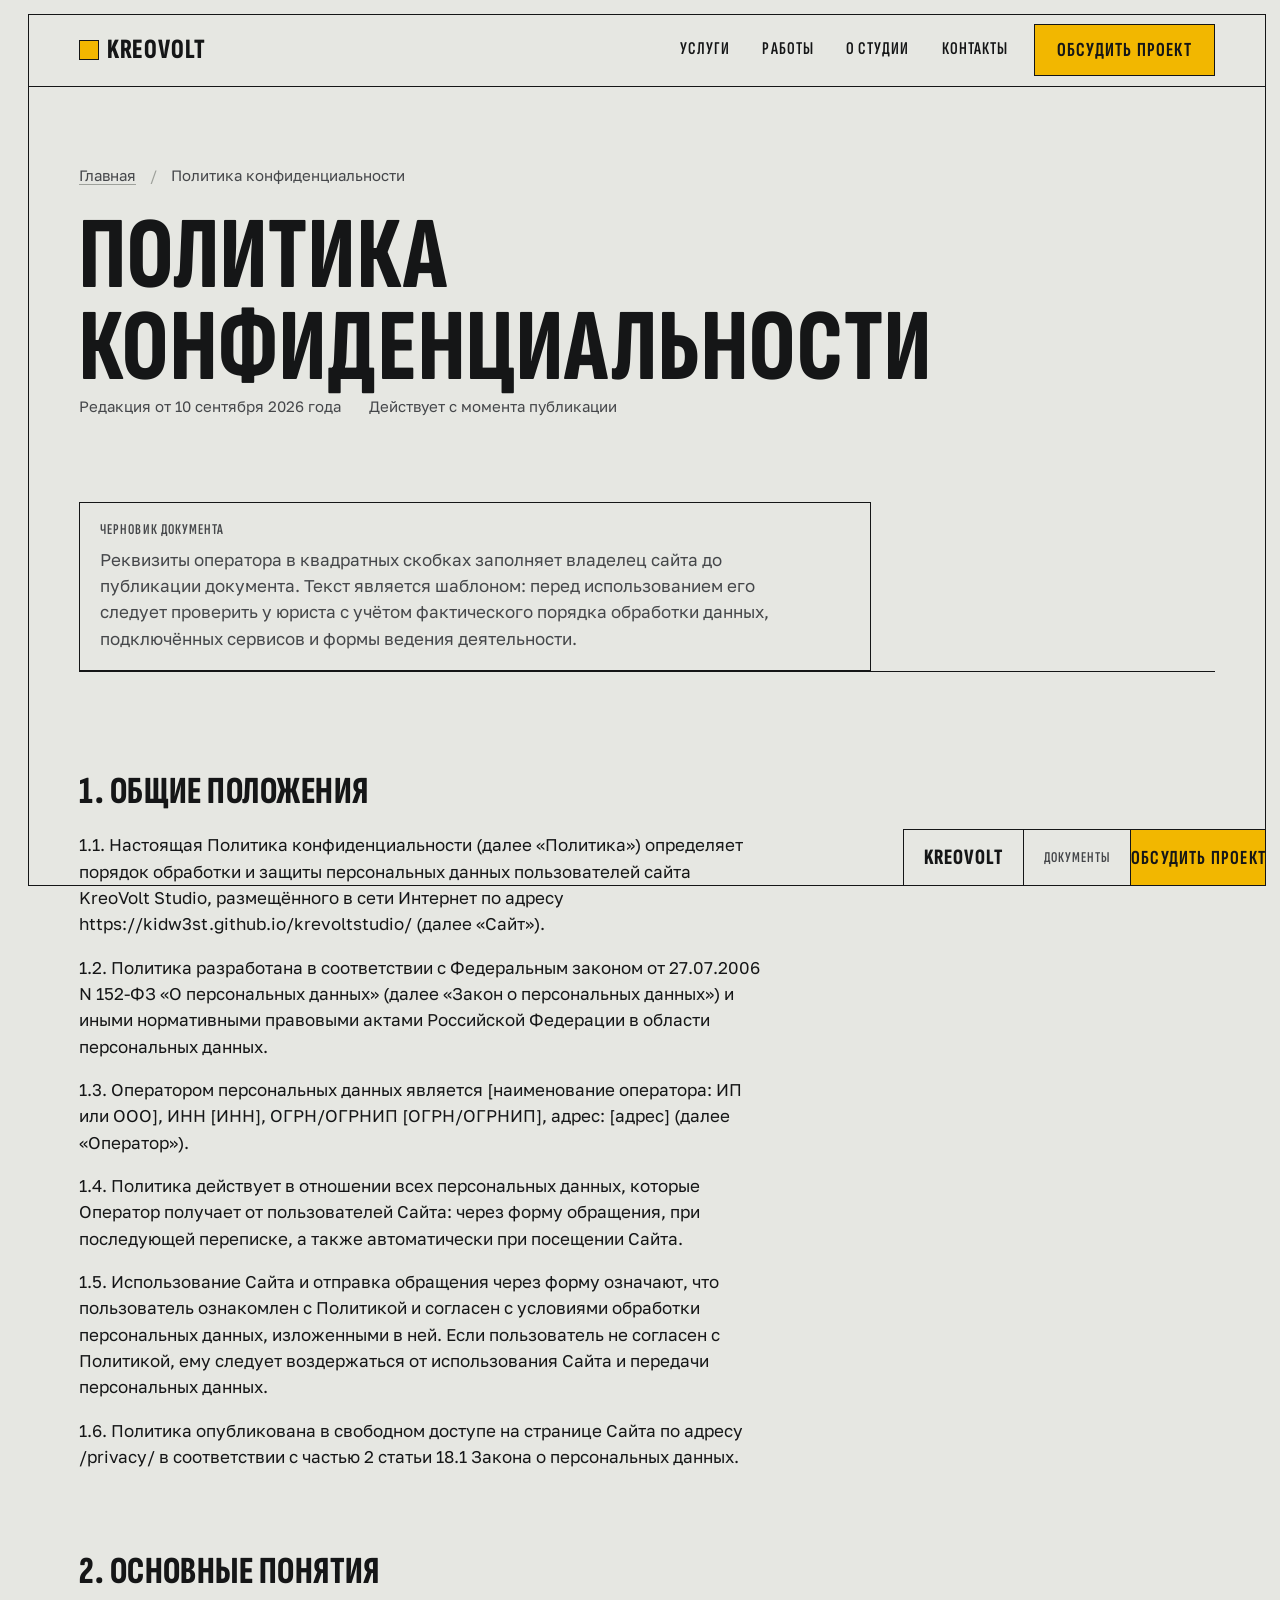
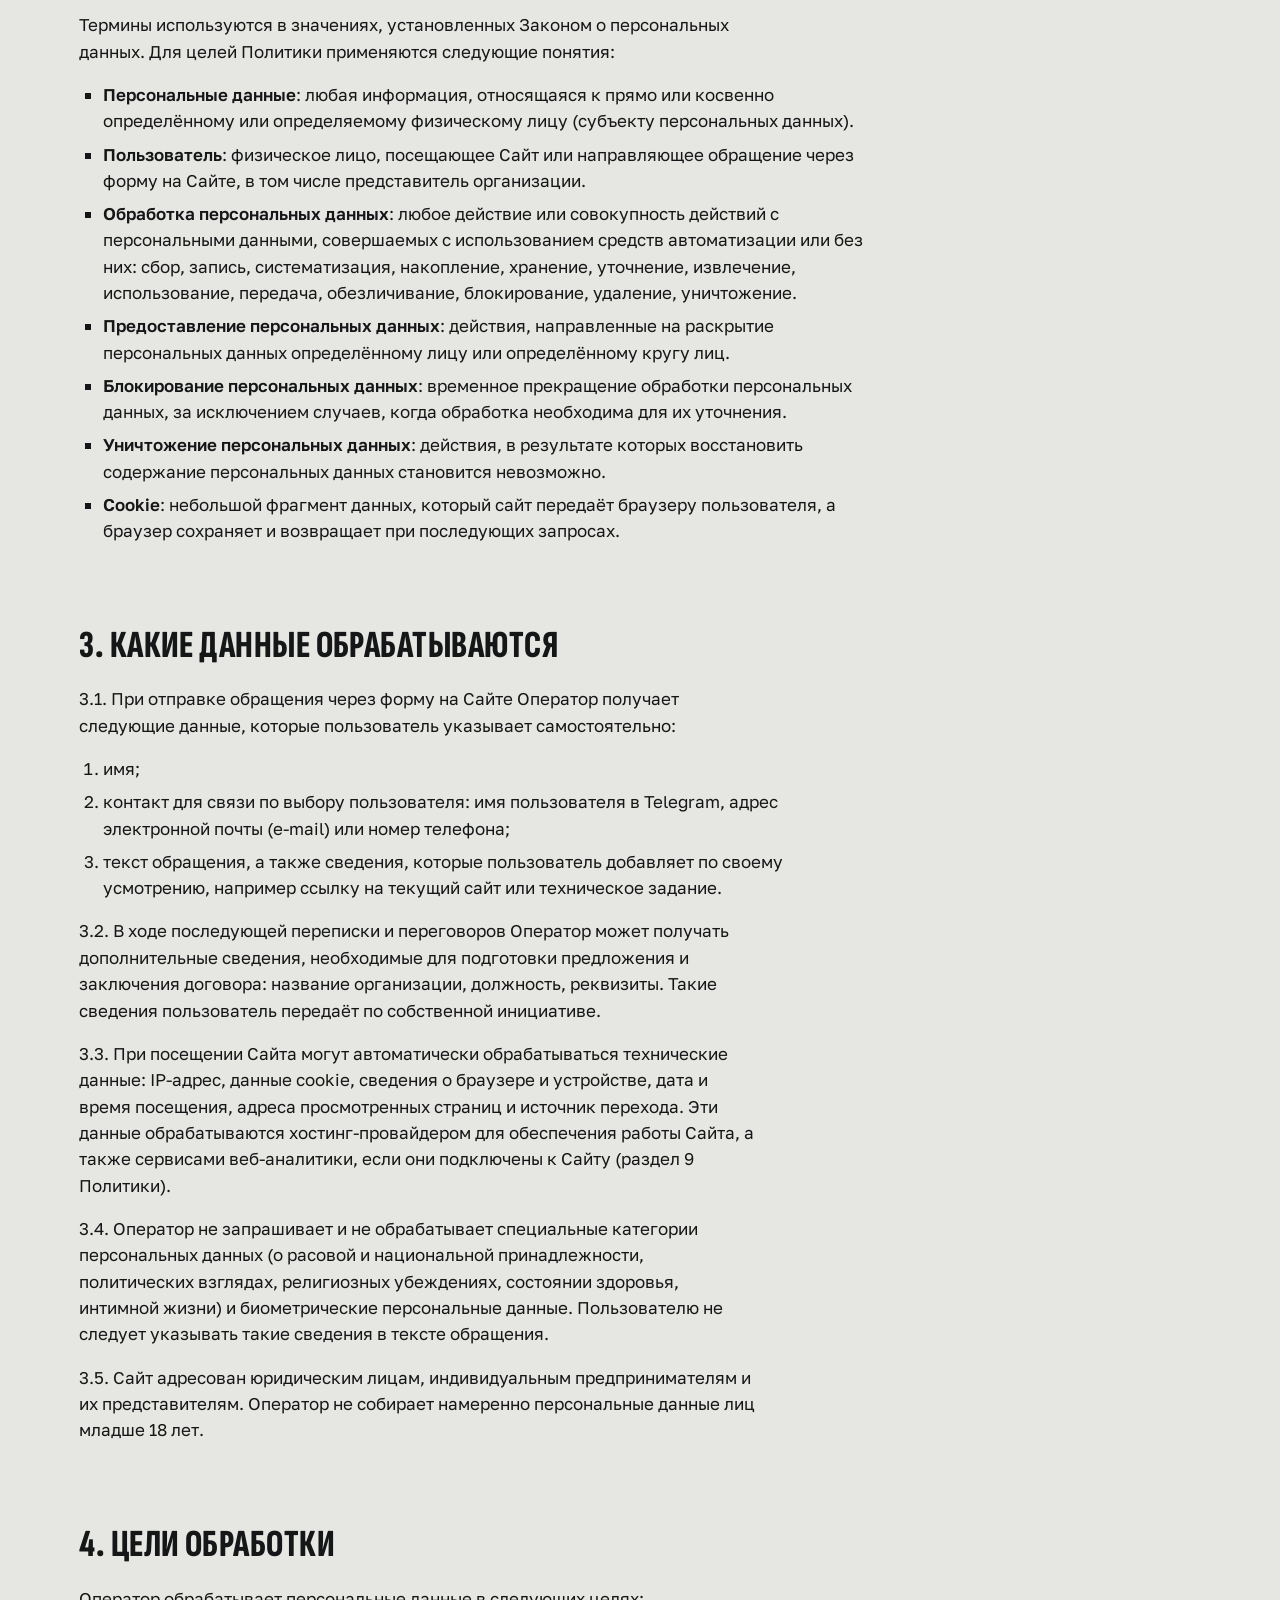
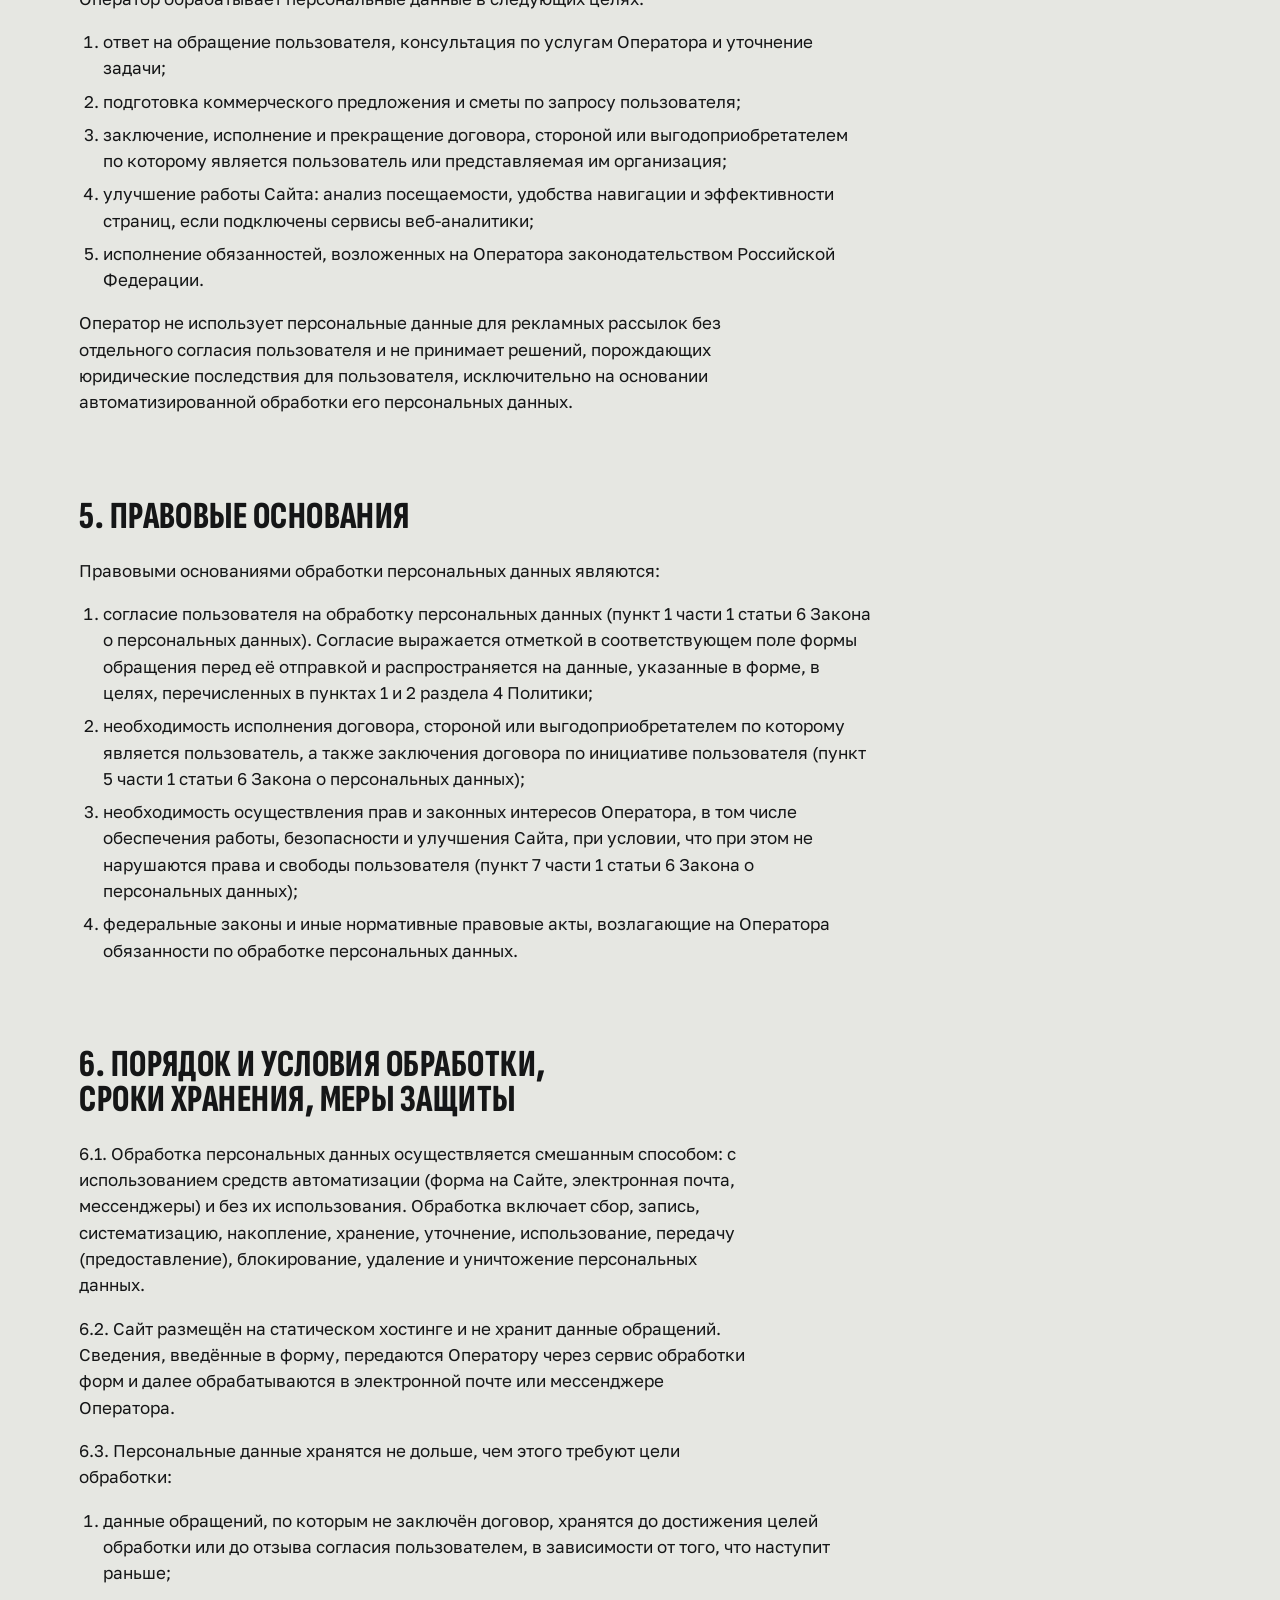
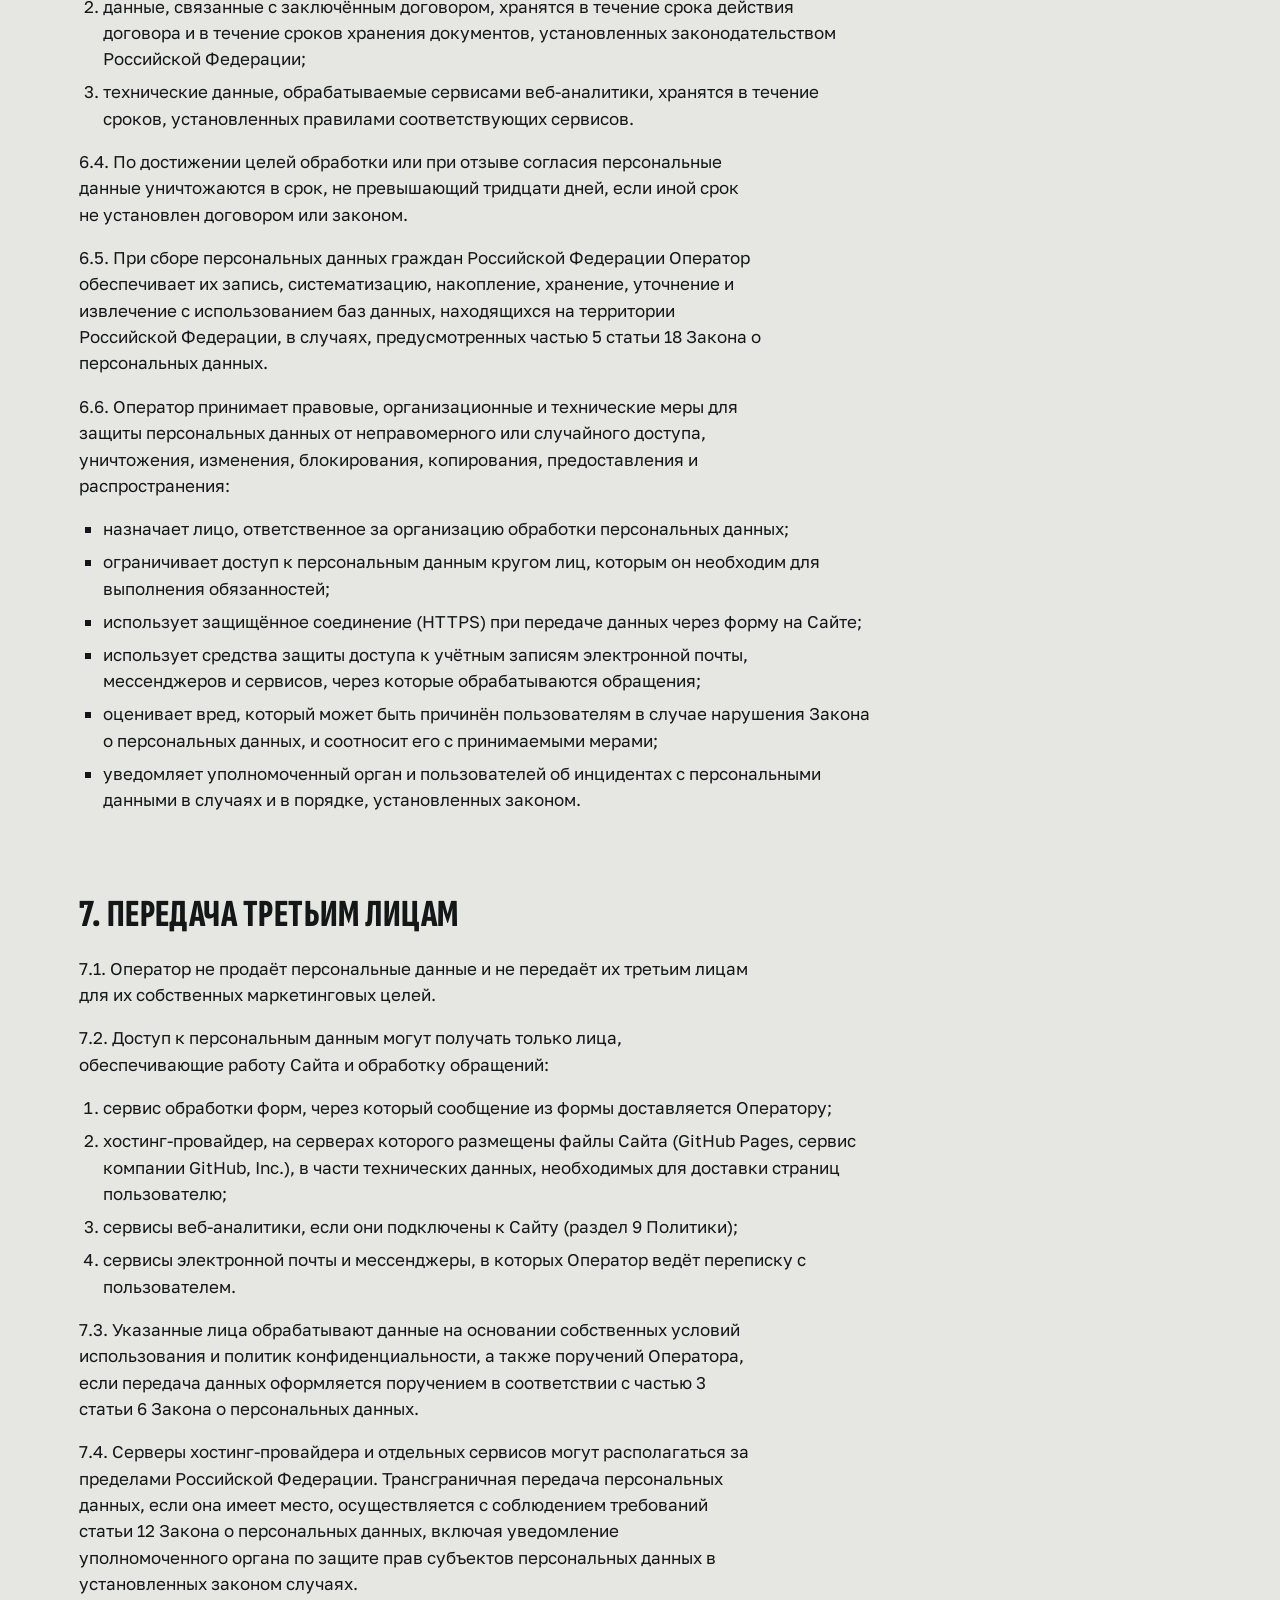
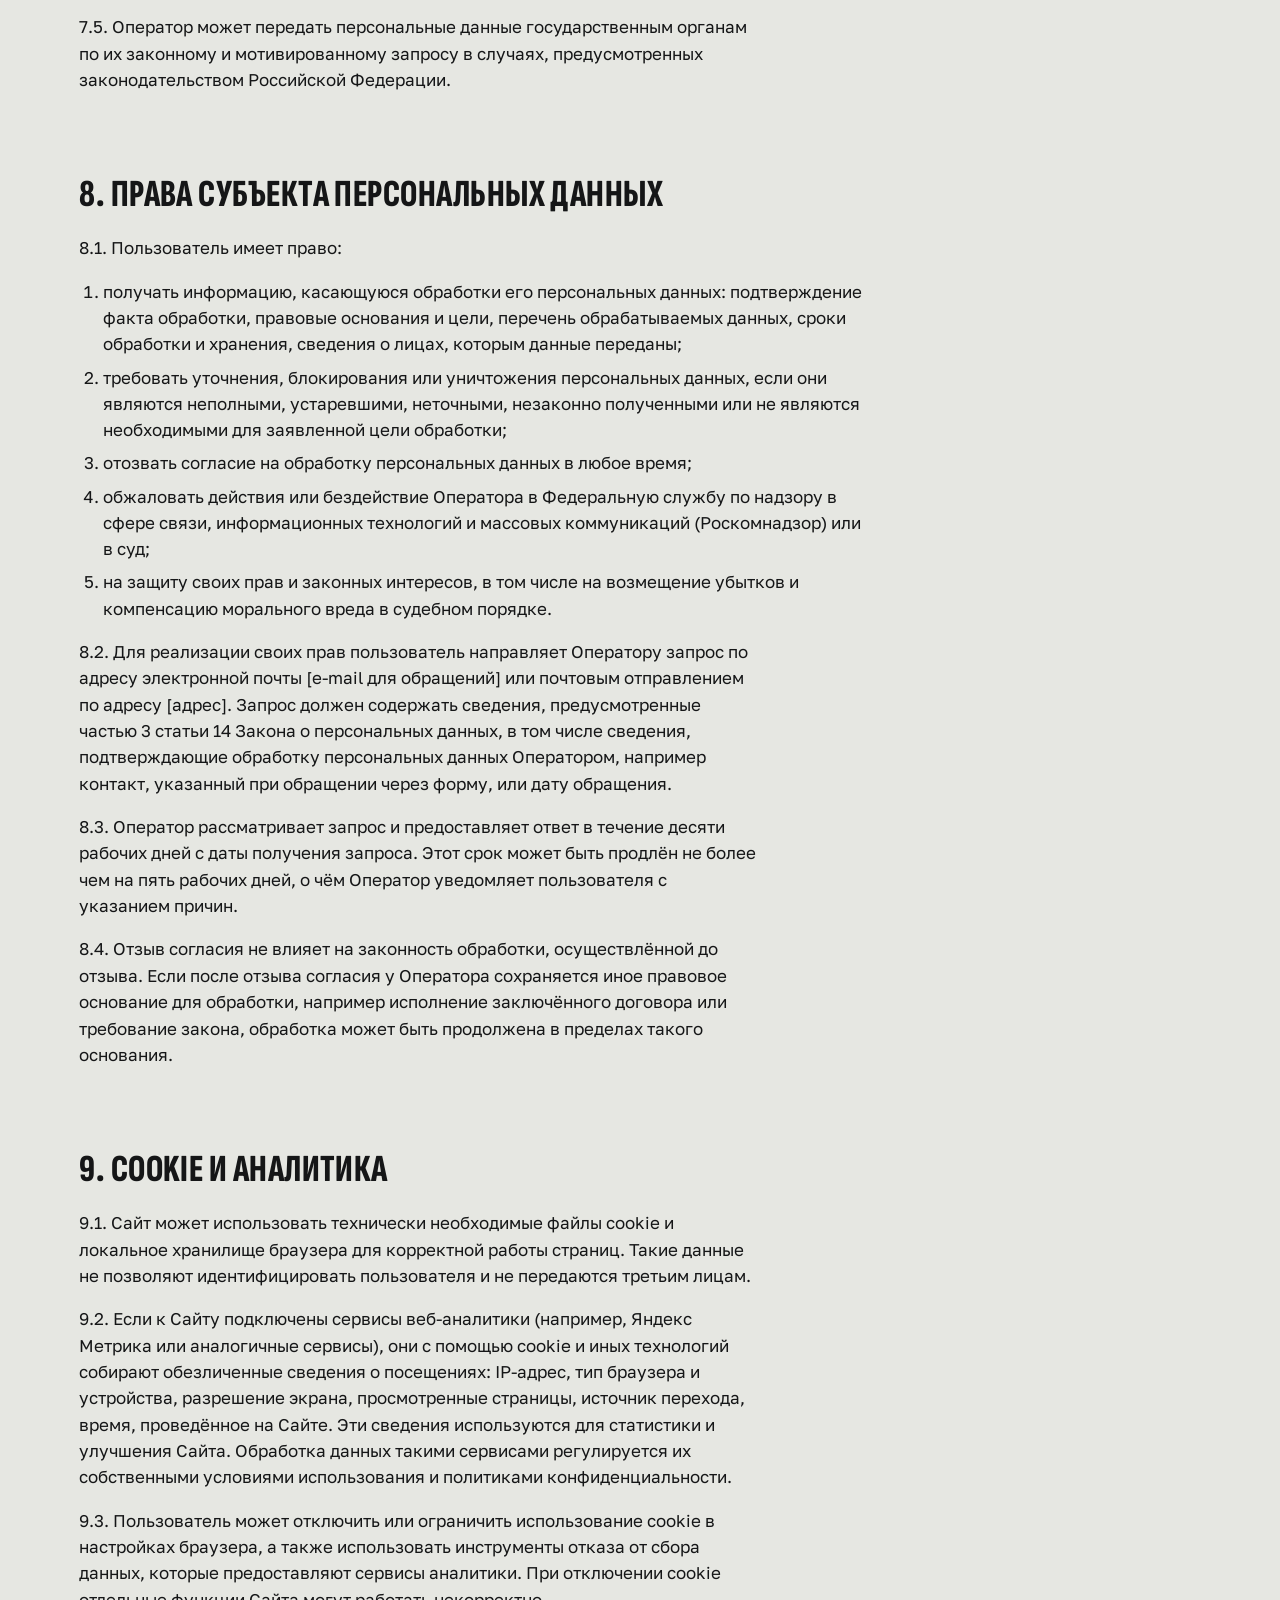
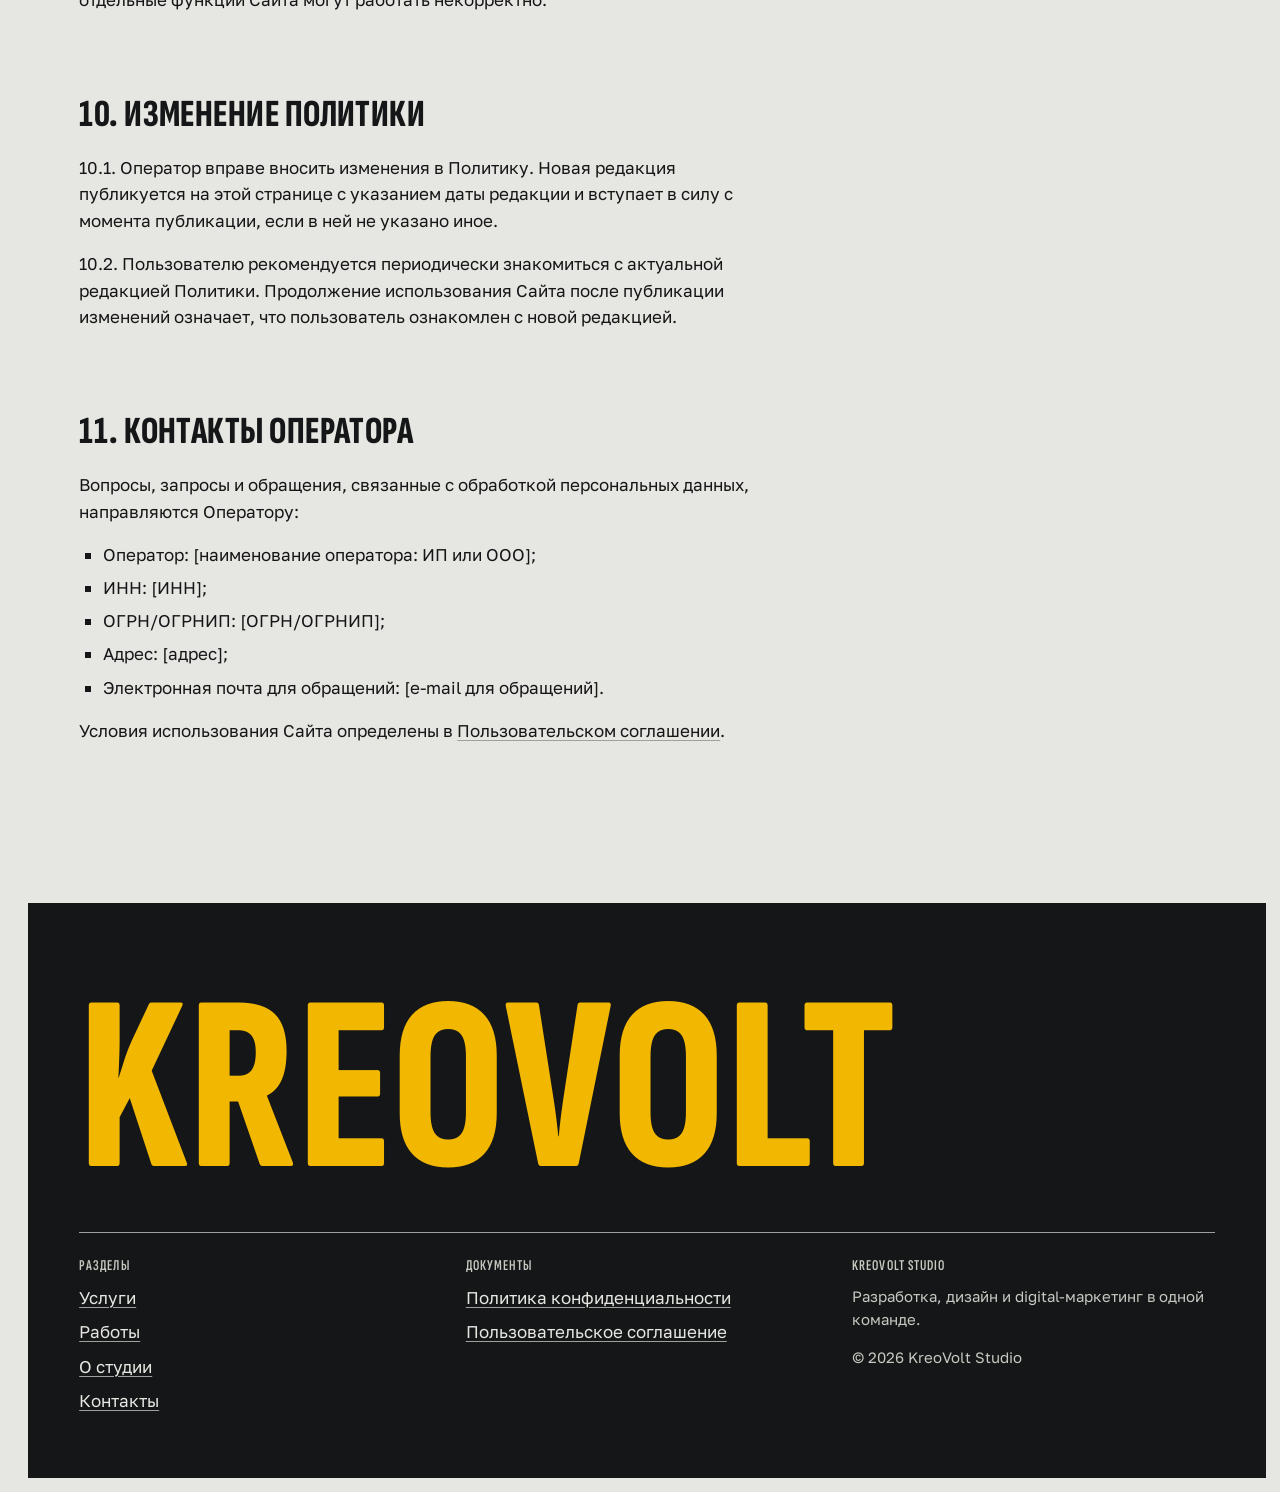
<file: privacy/index.html>
<!DOCTYPE html>
<html lang="ru">
<head>
<meta charset="utf-8">
<meta name="viewport" content="width=device-width, initial-scale=1">
<title>Политика конфиденциальности: KreoVolt Studio</title>
<meta name="description" content="Политика в отношении обработки персональных данных пользователей сайта KreoVolt Studio: какие данные собираются через форму обращения, цели и правовые основания обработки, сроки хранения, передача третьим лицам и права пользователя.">
<meta name="robots" content="noindex, follow">
<link rel="canonical" href="https://kidw3st.github.io/krevoltstudio/privacy/">
<meta property="og:type" content="website">
<meta property="og:locale" content="ru_RU">
<meta property="og:site_name" content="KreoVolt Studio">
<meta property="og:title" content="Политика конфиденциальности: KreoVolt Studio">
<meta property="og:description" content="Порядок обработки персональных данных пользователей сайта KreoVolt Studio: состав данных, цели, основания, сроки хранения и права пользователя.">
<meta property="og:url" content="https://kidw3st.github.io/krevoltstudio/privacy/">
<meta property="og:image" content="https://kidw3st.github.io/krevoltstudio/assets/img/og.png">
<meta name="twitter:card" content="summary_large_image">
<meta name="theme-color" content="#e6e7e2">
<link rel="icon" href="../assets/img/favicon.svg" type="image/svg+xml">
<link rel="preload" href="../assets/fonts/sofia-xc-cyrillic.woff2" as="font" type="font/woff2" crossorigin>
<link rel="preload" href="../assets/fonts/golos-cyrillic.woff2" as="font" type="font/woff2" crossorigin>
<link rel="stylesheet" href="../assets/css/site.css">
<script>document.documentElement.classList.add("js");</script>
<script type="application/ld+json">
{
  "@context": "https://schema.org",
  "@type": "BreadcrumbList",
  "itemListElement": [
    { "@type": "ListItem", "position": 1, "name": "Главная", "item": "https://kidw3st.github.io/krevoltstudio/" },
    { "@type": "ListItem", "position": 2, "name": "Политика конфиденциальности", "item": "https://kidw3st.github.io/krevoltstudio/privacy/" }
  ]
}
</script>
</head>
<body class="page page--doc">
<a class="skip" href="#main">К содержанию</a>
<div class="sheet" aria-hidden="true"></div>

<header class="top">
  <div class="top__in">
    <a class="brand" href="../" aria-label="KreoVolt Studio, на главную">KreoVolt</a>
    <nav class="nav" id="nav" aria-label="Основная навигация">
      <ul class="nav__list">
        <li><a href="../services/">Услуги</a></li>
        <li><a href="../work/">Работы</a></li>
        <li><a href="../about/">О студии</a></li>
        <li><a href="../contact/">Контакты</a></li>
      </ul>
    </nav>
    <a class="btn btn--primary top__cta" href="../contact/">Обсудить проект</a>
    <button class="btn menu-btn" type="button" aria-expanded="false" aria-controls="nav">Меню</button>
  </div>
</header>

<main id="main">
  <div class="wrap">
    <div class="page-head">
      <ol class="crumbs">
        <li><a href="../">Главная</a></li>
        <li aria-current="page">Политика конфиденциальности</li>
      </ol>
      <h1>Политика конфиденциальности</h1>
      <div class="doc-meta"><span>Редакция от 10 сентября 2026 года</span><span>Действует с момента публикации</span></div>
    </div>

    <div class="notice">
      <p class="label">Черновик документа</p>
      <p>Реквизиты оператора в квадратных скобках заполняет владелец сайта до публикации документа. Текст является шаблоном: перед использованием его следует проверить у юриста с учётом фактического порядка обработки данных, подключённых сервисов и формы ведения деятельности.</p>
    </div>

    <section class="section">
      <div class="prose">
        <h2>1. Общие положения</h2>
        <p>1.1. Настоящая Политика конфиденциальности (далее «Политика») определяет порядок обработки и защиты персональных данных пользователей сайта KreoVolt Studio, размещённого в сети Интернет по адресу https://kidw3st.github.io/krevoltstudio/ (далее «Сайт»).</p>
        <p>1.2. Политика разработана в соответствии с Федеральным законом от 27.07.2006 N 152-ФЗ «О персональных данных» (далее «Закон о персональных данных») и иными нормативными правовыми актами Российской Федерации в области персональных данных.</p>
        <p>1.3. Оператором персональных данных является [наименование оператора: ИП или ООО], ИНН [ИНН], ОГРН/ОГРНИП [ОГРН/ОГРНИП], адрес: [адрес] (далее «Оператор»).</p>
        <p>1.4. Политика действует в отношении всех персональных данных, которые Оператор получает от пользователей Сайта: через форму обращения, при последующей переписке, а также автоматически при посещении Сайта.</p>
        <p>1.5. Использование Сайта и отправка обращения через форму означают, что пользователь ознакомлен с Политикой и согласен с условиями обработки персональных данных, изложенными в ней. Если пользователь не согласен с Политикой, ему следует воздержаться от использования Сайта и передачи персональных данных.</p>
        <p>1.6. Политика опубликована в свободном доступе на странице Сайта по адресу /privacy/ в соответствии с частью 2 статьи 18.1 Закона о персональных данных.</p>

        <h2>2. Основные понятия</h2>
        <p>Термины используются в значениях, установленных Законом о персональных данных. Для целей Политики применяются следующие понятия:</p>
        <ul>
          <li><strong>Персональные данные</strong>: любая информация, относящаяся к прямо или косвенно определённому или определяемому физическому лицу (субъекту персональных данных).</li>
          <li><strong>Пользователь</strong>: физическое лицо, посещающее Сайт или направляющее обращение через форму на Сайте, в том числе представитель организации.</li>
          <li><strong>Обработка персональных данных</strong>: любое действие или совокупность действий с персональными данными, совершаемых с использованием средств автоматизации или без них: сбор, запись, систематизация, накопление, хранение, уточнение, извлечение, использование, передача, обезличивание, блокирование, удаление, уничтожение.</li>
          <li><strong>Предоставление персональных данных</strong>: действия, направленные на раскрытие персональных данных определённому лицу или определённому кругу лиц.</li>
          <li><strong>Блокирование персональных данных</strong>: временное прекращение обработки персональных данных, за исключением случаев, когда обработка необходима для их уточнения.</li>
          <li><strong>Уничтожение персональных данных</strong>: действия, в результате которых восстановить содержание персональных данных становится невозможно.</li>
          <li><strong>Cookie</strong>: небольшой фрагмент данных, который сайт передаёт браузеру пользователя, а браузер сохраняет и возвращает при последующих запросах.</li>
        </ul>

        <h2>3. Какие данные обрабатываются</h2>
        <p>3.1. При отправке обращения через форму на Сайте Оператор получает следующие данные, которые пользователь указывает самостоятельно:</p>
        <ol>
          <li>имя;</li>
          <li>контакт для связи по выбору пользователя: имя пользователя в Telegram, адрес электронной почты (e-mail) или номер телефона;</li>
          <li>текст обращения, а также сведения, которые пользователь добавляет по своему усмотрению, например ссылку на текущий сайт или техническое задание.</li>
        </ol>
        <p>3.2. В ходе последующей переписки и переговоров Оператор может получать дополнительные сведения, необходимые для подготовки предложения и заключения договора: название организации, должность, реквизиты. Такие сведения пользователь передаёт по собственной инициативе.</p>
        <p>3.3. При посещении Сайта могут автоматически обрабатываться технические данные: IP-адрес, данные cookie, сведения о браузере и устройстве, дата и время посещения, адреса просмотренных страниц и источник перехода. Эти данные обрабатываются хостинг-провайдером для обеспечения работы Сайта, а также сервисами веб-аналитики, если они подключены к Сайту (раздел 9 Политики).</p>
        <p>3.4. Оператор не запрашивает и не обрабатывает специальные категории персональных данных (о расовой и национальной принадлежности, политических взглядах, религиозных убеждениях, состоянии здоровья, интимной жизни) и биометрические персональные данные. Пользователю не следует указывать такие сведения в тексте обращения.</p>
        <p>3.5. Сайт адресован юридическим лицам, индивидуальным предпринимателям и их представителям. Оператор не собирает намеренно персональные данные лиц младше 18 лет.</p>

        <h2>4. Цели обработки</h2>
        <p>Оператор обрабатывает персональные данные в следующих целях:</p>
        <ol>
          <li>ответ на обращение пользователя, консультация по услугам Оператора и уточнение задачи;</li>
          <li>подготовка коммерческого предложения и сметы по запросу пользователя;</li>
          <li>заключение, исполнение и прекращение договора, стороной или выгодоприобретателем по которому является пользователь или представляемая им организация;</li>
          <li>улучшение работы Сайта: анализ посещаемости, удобства навигации и эффективности страниц, если подключены сервисы веб-аналитики;</li>
          <li>исполнение обязанностей, возложенных на Оператора законодательством Российской Федерации.</li>
        </ol>
        <p>Оператор не использует персональные данные для рекламных рассылок без отдельного согласия пользователя и не принимает решений, порождающих юридические последствия для пользователя, исключительно на основании автоматизированной обработки его персональных данных.</p>

        <h2>5. Правовые основания</h2>
        <p>Правовыми основаниями обработки персональных данных являются:</p>
        <ol>
          <li>согласие пользователя на обработку персональных данных (пункт 1 части 1 статьи 6 Закона о персональных данных). Согласие выражается отметкой в соответствующем поле формы обращения перед её отправкой и распространяется на данные, указанные в форме, в целях, перечисленных в пунктах 1 и 2 раздела 4 Политики;</li>
          <li>необходимость исполнения договора, стороной или выгодоприобретателем по которому является пользователь, а также заключения договора по инициативе пользователя (пункт 5 части 1 статьи 6 Закона о персональных данных);</li>
          <li>необходимость осуществления прав и законных интересов Оператора, в том числе обеспечения работы, безопасности и улучшения Сайта, при условии, что при этом не нарушаются права и свободы пользователя (пункт 7 части 1 статьи 6 Закона о персональных данных);</li>
          <li>федеральные законы и иные нормативные правовые акты, возлагающие на Оператора обязанности по обработке персональных данных.</li>
        </ol>

        <h2>6. Порядок и условия обработки, сроки хранения, меры защиты</h2>
        <p>6.1. Обработка персональных данных осуществляется смешанным способом: с использованием средств автоматизации (форма на Сайте, электронная почта, мессенджеры) и без их использования. Обработка включает сбор, запись, систематизацию, накопление, хранение, уточнение, использование, передачу (предоставление), блокирование, удаление и уничтожение персональных данных.</p>
        <p>6.2. Сайт размещён на статическом хостинге и не хранит данные обращений. Сведения, введённые в форму, передаются Оператору через сервис обработки форм и далее обрабатываются в электронной почте или мессенджере Оператора.</p>
        <p>6.3. Персональные данные хранятся не дольше, чем этого требуют цели обработки:</p>
        <ol>
          <li>данные обращений, по которым не заключён договор, хранятся до достижения целей обработки или до отзыва согласия пользователем, в зависимости от того, что наступит раньше;</li>
          <li>данные, связанные с заключённым договором, хранятся в течение срока действия договора и в течение сроков хранения документов, установленных законодательством Российской Федерации;</li>
          <li>технические данные, обрабатываемые сервисами веб-аналитики, хранятся в течение сроков, установленных правилами соответствующих сервисов.</li>
        </ol>
        <p>6.4. По достижении целей обработки или при отзыве согласия персональные данные уничтожаются в срок, не превышающий тридцати дней, если иной срок не установлен договором или законом.</p>
        <p>6.5. При сборе персональных данных граждан Российской Федерации Оператор обеспечивает их запись, систематизацию, накопление, хранение, уточнение и извлечение с использованием баз данных, находящихся на территории Российской Федерации, в случаях, предусмотренных частью 5 статьи 18 Закона о персональных данных.</p>
        <p>6.6. Оператор принимает правовые, организационные и технические меры для защиты персональных данных от неправомерного или случайного доступа, уничтожения, изменения, блокирования, копирования, предоставления и распространения:</p>
        <ul>
          <li>назначает лицо, ответственное за организацию обработки персональных данных;</li>
          <li>ограничивает доступ к персональным данным кругом лиц, которым он необходим для выполнения обязанностей;</li>
          <li>использует защищённое соединение (HTTPS) при передаче данных через форму на Сайте;</li>
          <li>использует средства защиты доступа к учётным записям электронной почты, мессенджеров и сервисов, через которые обрабатываются обращения;</li>
          <li>оценивает вред, который может быть причинён пользователям в случае нарушения Закона о персональных данных, и соотносит его с принимаемыми мерами;</li>
          <li>уведомляет уполномоченный орган и пользователей об инцидентах с персональными данными в случаях и в порядке, установленных законом.</li>
        </ul>

        <h2>7. Передача третьим лицам</h2>
        <p>7.1. Оператор не продаёт персональные данные и не передаёт их третьим лицам для их собственных маркетинговых целей.</p>
        <p>7.2. Доступ к персональным данным могут получать только лица, обеспечивающие работу Сайта и обработку обращений:</p>
        <ol>
          <li>сервис обработки форм, через который сообщение из формы доставляется Оператору;</li>
          <li>хостинг-провайдер, на серверах которого размещены файлы Сайта (GitHub Pages, сервис компании GitHub, Inc.), в части технических данных, необходимых для доставки страниц пользователю;</li>
          <li>сервисы веб-аналитики, если они подключены к Сайту (раздел 9 Политики);</li>
          <li>сервисы электронной почты и мессенджеры, в которых Оператор ведёт переписку с пользователем.</li>
        </ol>
        <p>7.3. Указанные лица обрабатывают данные на основании собственных условий использования и политик конфиденциальности, а также поручений Оператора, если передача данных оформляется поручением в соответствии с частью 3 статьи 6 Закона о персональных данных.</p>
        <p>7.4. Серверы хостинг-провайдера и отдельных сервисов могут располагаться за пределами Российской Федерации. Трансграничная передача персональных данных, если она имеет место, осуществляется с соблюдением требований статьи 12 Закона о персональных данных, включая уведомление уполномоченного органа по защите прав субъектов персональных данных в установленных законом случаях.</p>
        <p>7.5. Оператор может передать персональные данные государственным органам по их законному и мотивированному запросу в случаях, предусмотренных законодательством Российской Федерации.</p>

        <h2>8. Права субъекта персональных данных</h2>
        <p>8.1. Пользователь имеет право:</p>
        <ol>
          <li>получать информацию, касающуюся обработки его персональных данных: подтверждение факта обработки, правовые основания и цели, перечень обрабатываемых данных, сроки обработки и хранения, сведения о лицах, которым данные переданы;</li>
          <li>требовать уточнения, блокирования или уничтожения персональных данных, если они являются неполными, устаревшими, неточными, незаконно полученными или не являются необходимыми для заявленной цели обработки;</li>
          <li>отозвать согласие на обработку персональных данных в любое время;</li>
          <li>обжаловать действия или бездействие Оператора в Федеральную службу по надзору в сфере связи, информационных технологий и массовых коммуникаций (Роскомнадзор) или в суд;</li>
          <li>на защиту своих прав и законных интересов, в том числе на возмещение убытков и компенсацию морального вреда в судебном порядке.</li>
        </ol>
        <p>8.2. Для реализации своих прав пользователь направляет Оператору запрос по адресу электронной почты [e-mail для обращений] или почтовым отправлением по адресу [адрес]. Запрос должен содержать сведения, предусмотренные частью 3 статьи 14 Закона о персональных данных, в том числе сведения, подтверждающие обработку персональных данных Оператором, например контакт, указанный при обращении через форму, или дату обращения.</p>
        <p>8.3. Оператор рассматривает запрос и предоставляет ответ в течение десяти рабочих дней с даты получения запроса. Этот срок может быть продлён не более чем на пять рабочих дней, о чём Оператор уведомляет пользователя с указанием причин.</p>
        <p>8.4. Отзыв согласия не влияет на законность обработки, осуществлённой до отзыва. Если после отзыва согласия у Оператора сохраняется иное правовое основание для обработки, например исполнение заключённого договора или требование закона, обработка может быть продолжена в пределах такого основания.</p>

        <h2>9. Cookie и аналитика</h2>
        <p>9.1. Сайт может использовать технически необходимые файлы cookie и локальное хранилище браузера для корректной работы страниц. Такие данные не позволяют идентифицировать пользователя и не передаются третьим лицам.</p>
        <p>9.2. Если к Сайту подключены сервисы веб-аналитики (например, Яндекс Метрика или аналогичные сервисы), они с помощью cookie и иных технологий собирают обезличенные сведения о посещениях: IP-адрес, тип браузера и устройства, разрешение экрана, просмотренные страницы, источник перехода, время, проведённое на Сайте. Эти сведения используются для статистики и улучшения Сайта. Обработка данных такими сервисами регулируется их собственными условиями использования и политиками конфиденциальности.</p>
        <p>9.3. Пользователь может отключить или ограничить использование cookie в настройках браузера, а также использовать инструменты отказа от сбора данных, которые предоставляют сервисы аналитики. При отключении cookie отдельные функции Сайта могут работать некорректно.</p>

        <h2>10. Изменение политики</h2>
        <p>10.1. Оператор вправе вносить изменения в Политику. Новая редакция публикуется на этой странице с указанием даты редакции и вступает в силу с момента публикации, если в ней не указано иное.</p>
        <p>10.2. Пользователю рекомендуется периодически знакомиться с актуальной редакцией Политики. Продолжение использования Сайта после публикации изменений означает, что пользователь ознакомлен с новой редакцией.</p>

        <h2>11. Контакты оператора</h2>
        <p>Вопросы, запросы и обращения, связанные с обработкой персональных данных, направляются Оператору:</p>
        <ul>
          <li>Оператор: [наименование оператора: ИП или ООО];</li>
          <li>ИНН: [ИНН];</li>
          <li>ОГРН/ОГРНИП: [ОГРН/ОГРНИП];</li>
          <li>Адрес: [адрес];</li>
          <li>Электронная почта для обращений: [e-mail для обращений].</li>
        </ul>
        <p>Условия использования Сайта определены в <a href="../terms/">Пользовательском соглашении</a>.</p>
      </div>
    </section>
  </div>
</main>

<footer class="foot">
  <div class="wrap">
    <p class="foot__mark" aria-hidden="true">KreoVolt</p>
    <div class="foot__cols">
      <nav aria-label="Навигация в подвале">
        <p class="label">Разделы</p>
        <ul>
          <li><a href="../services/">Услуги</a></li>
          <li><a href="../work/">Работы</a></li>
          <li><a href="../about/">О студии</a></li>
          <li><a href="../contact/">Контакты</a></li>
        </ul>
      </nav>
      <div>
        <p class="label">Документы</p>
        <ul>
          <li><a href="../privacy/">Политика конфиденциальности</a></li>
          <li><a href="../terms/">Пользовательское соглашение</a></li>
        </ul>
      </div>
      <div>
        <p class="label">KreoVolt Studio</p>
        <p class="foot__copy">Разработка, дизайн и digital-маркетинг в одной команде.</p>
        <p class="foot__copy">© 2026 KreoVolt Studio</p>
      </div>
    </div>
  </div>
</footer>

<aside class="stamp" aria-label="Основная надпись">
  <a class="stamp__brand" href="../">KreoVolt</a>
  <span class="stamp__page label">Документы</span>
  <a class="btn btn--primary" href="../contact/">Обсудить проект</a>
</aside>

<script src="../assets/js/vendor/gsap.min.js" defer></script>
<script src="../assets/js/vendor/ScrollTrigger.min.js" defer></script>
<script src="../assets/js/site.js" defer></script>
</body>
</html>
</file>
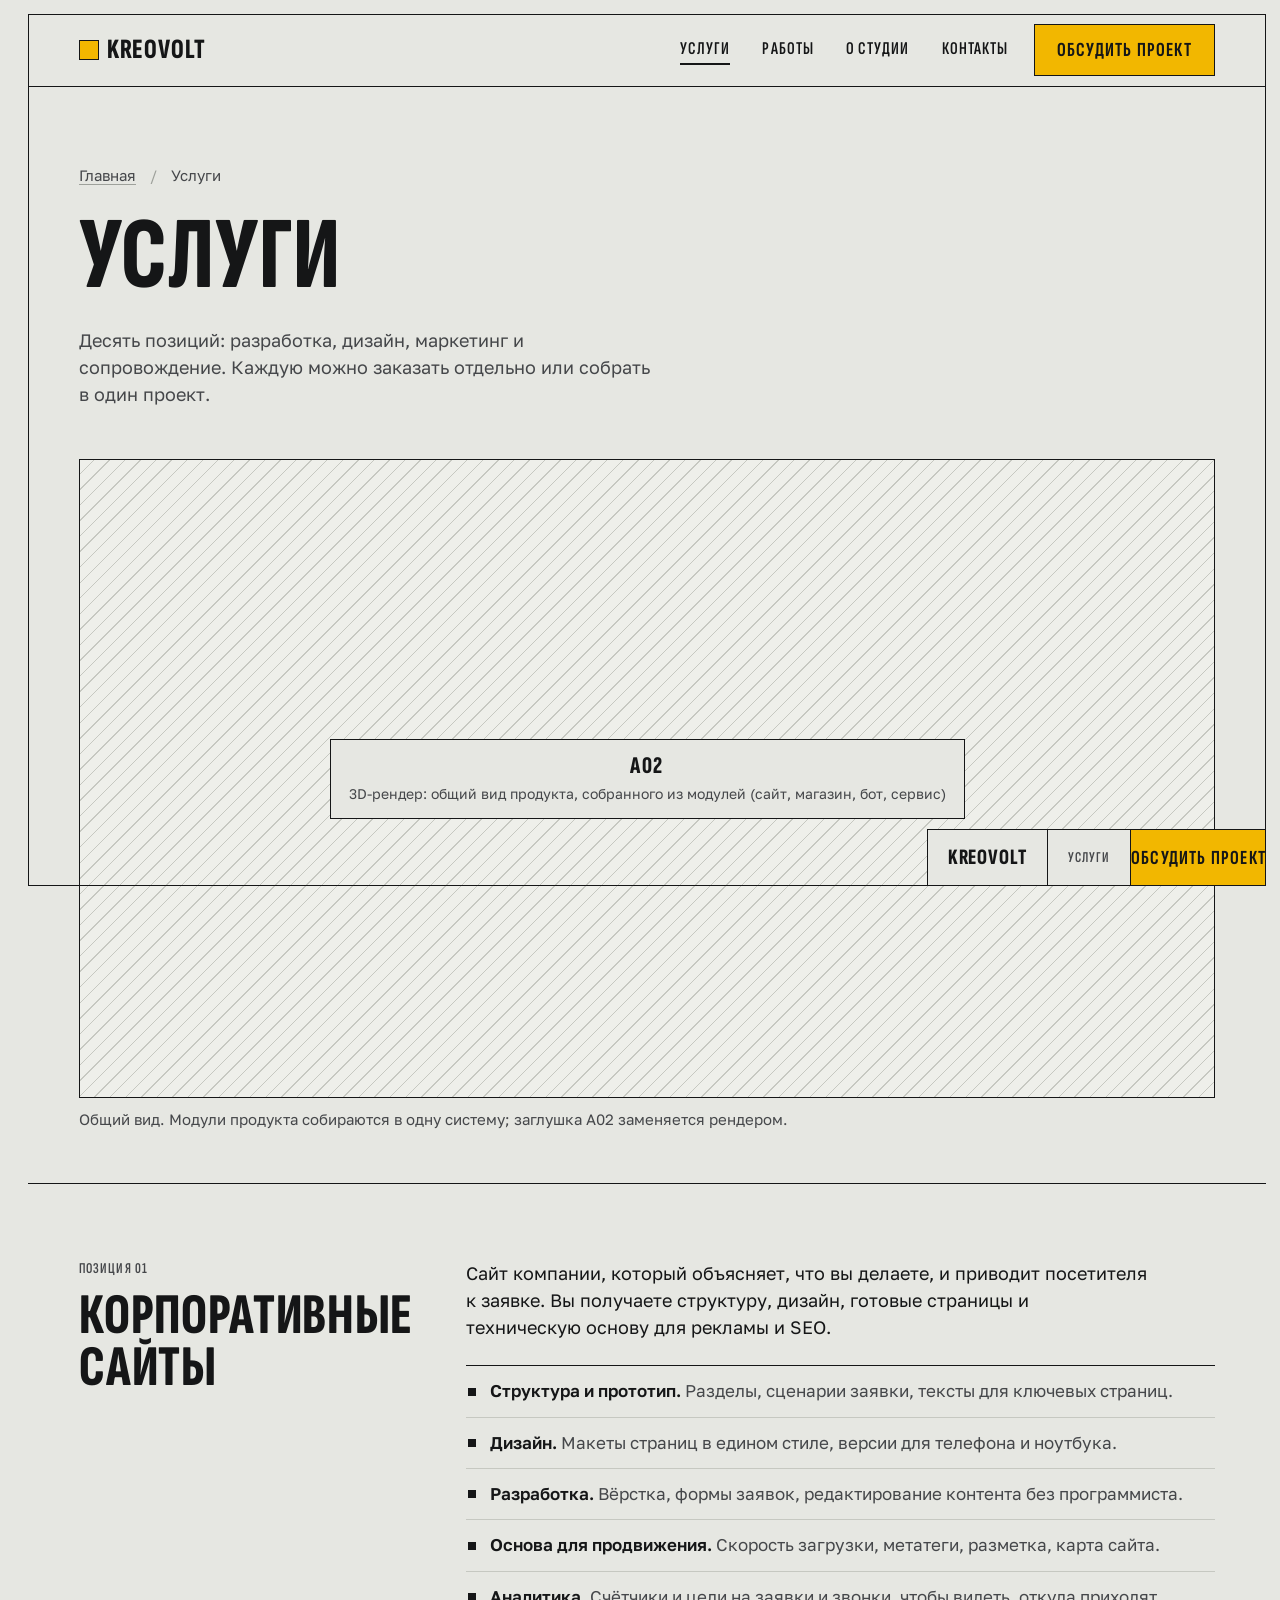
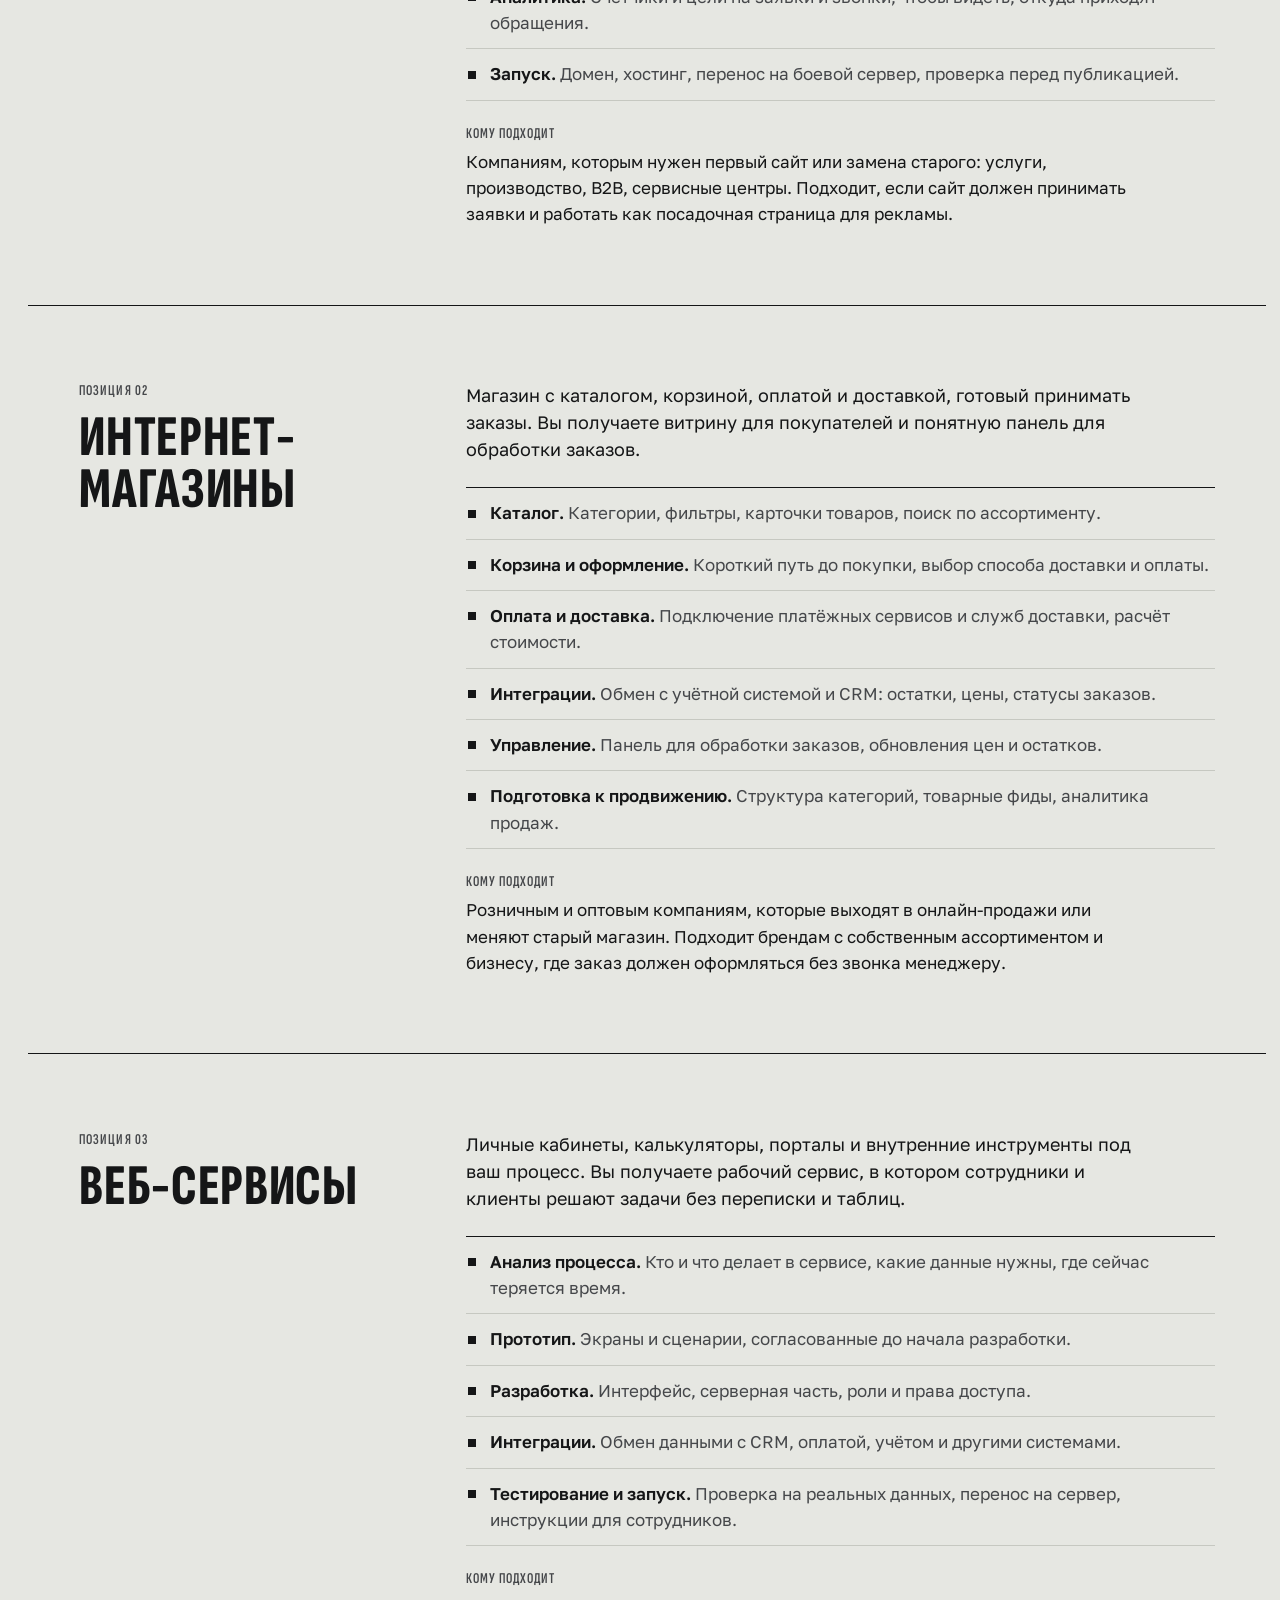
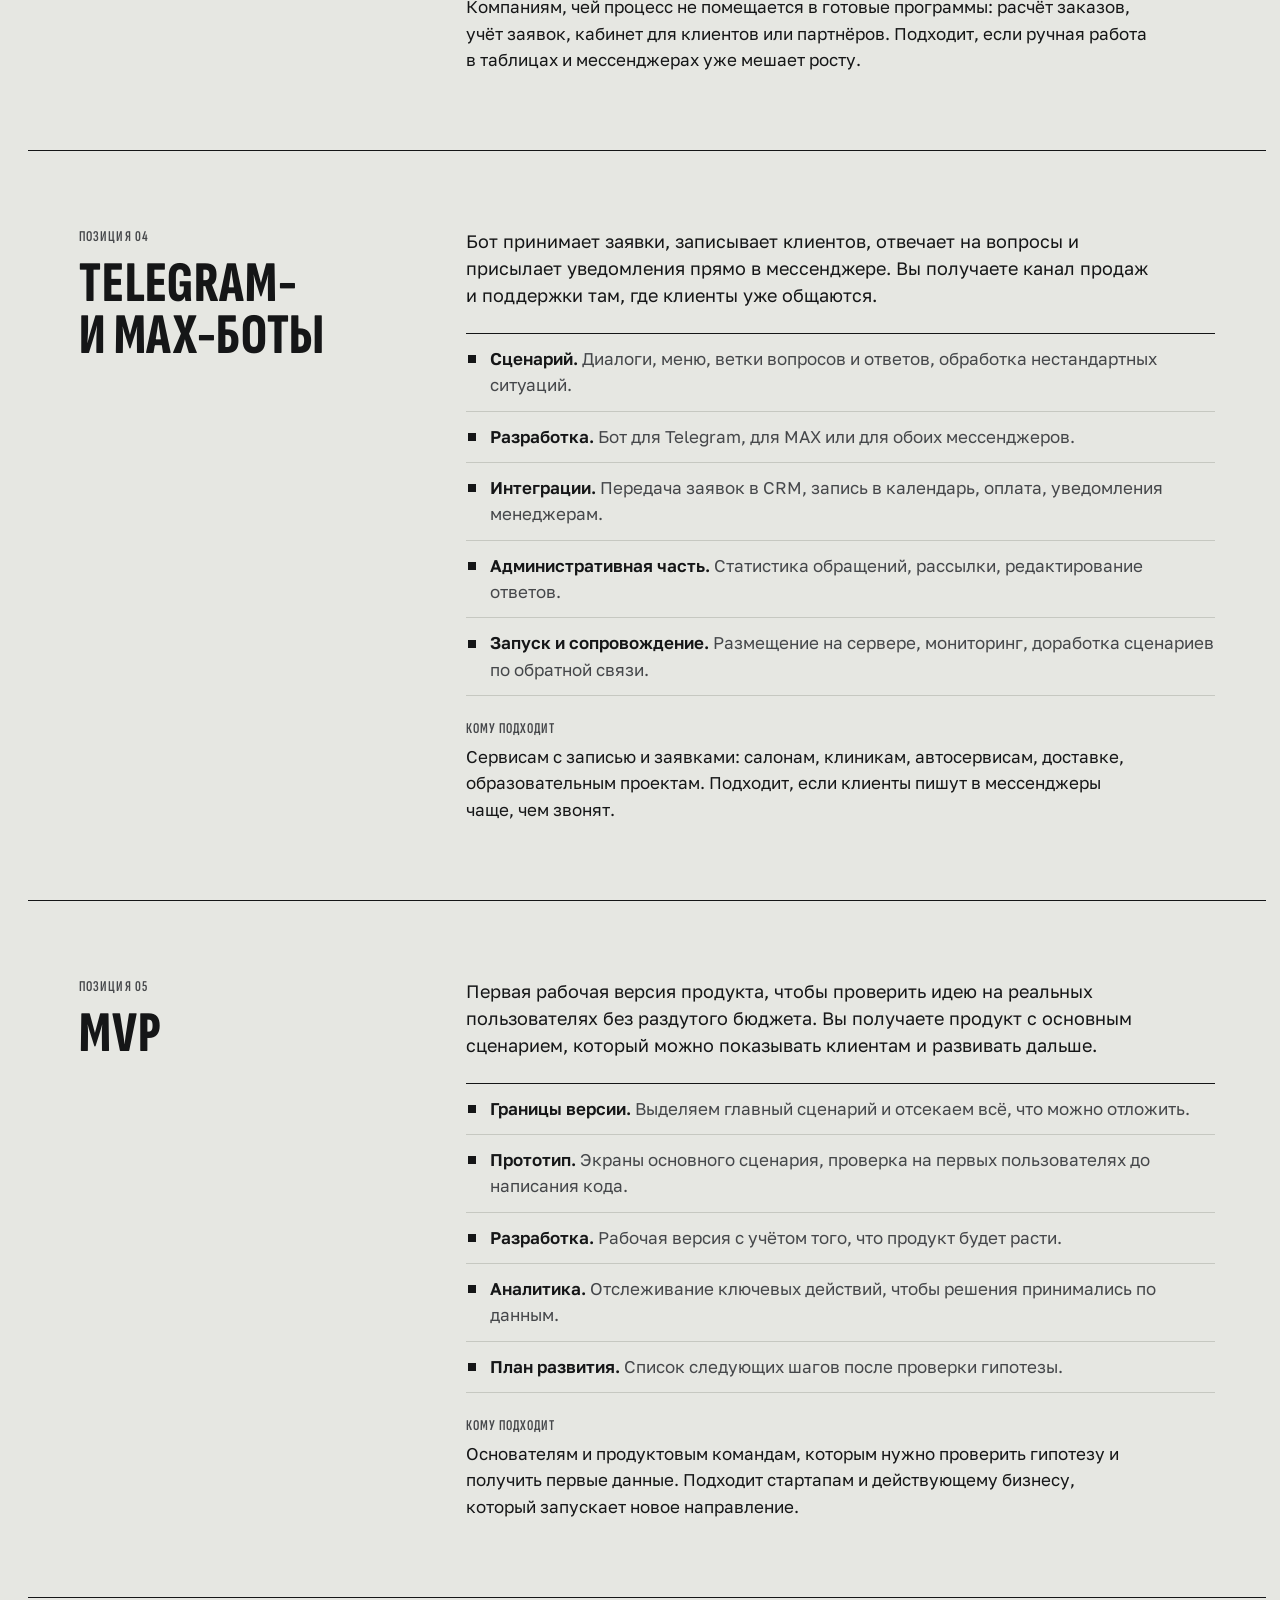
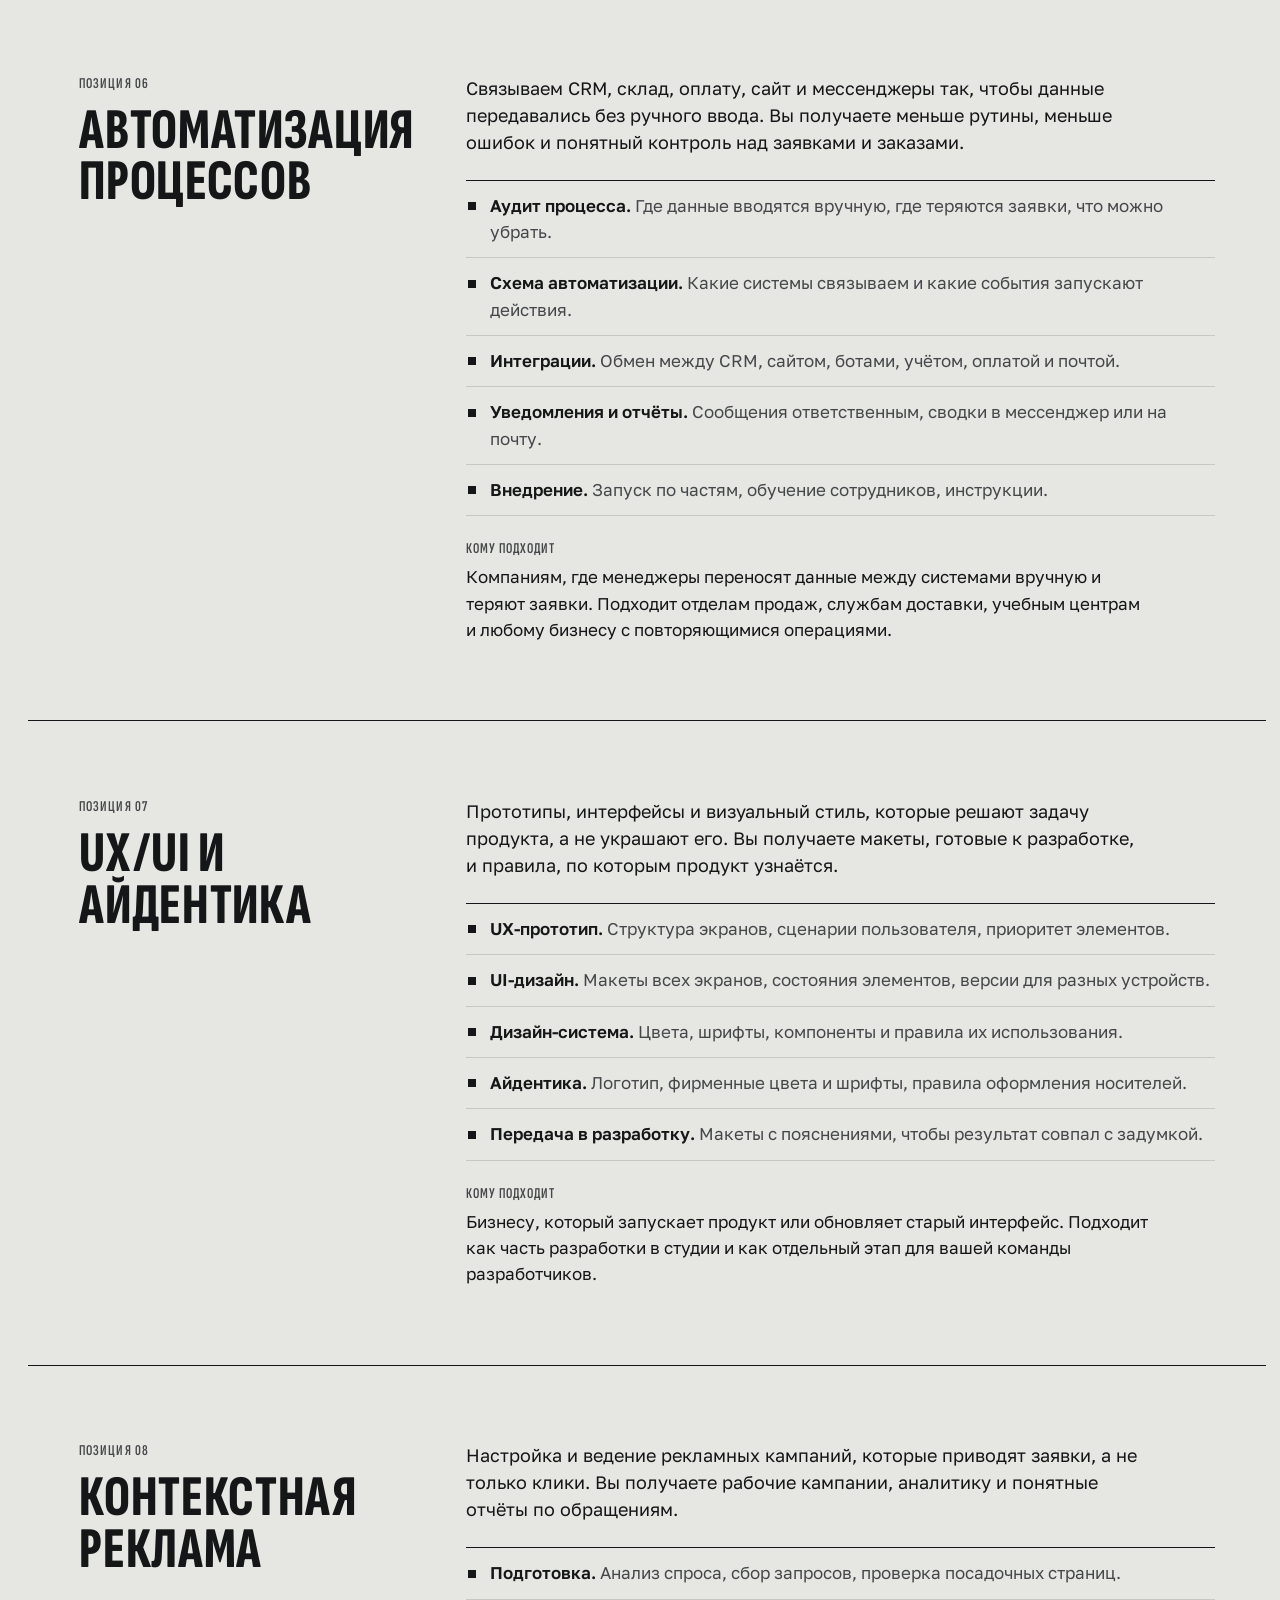
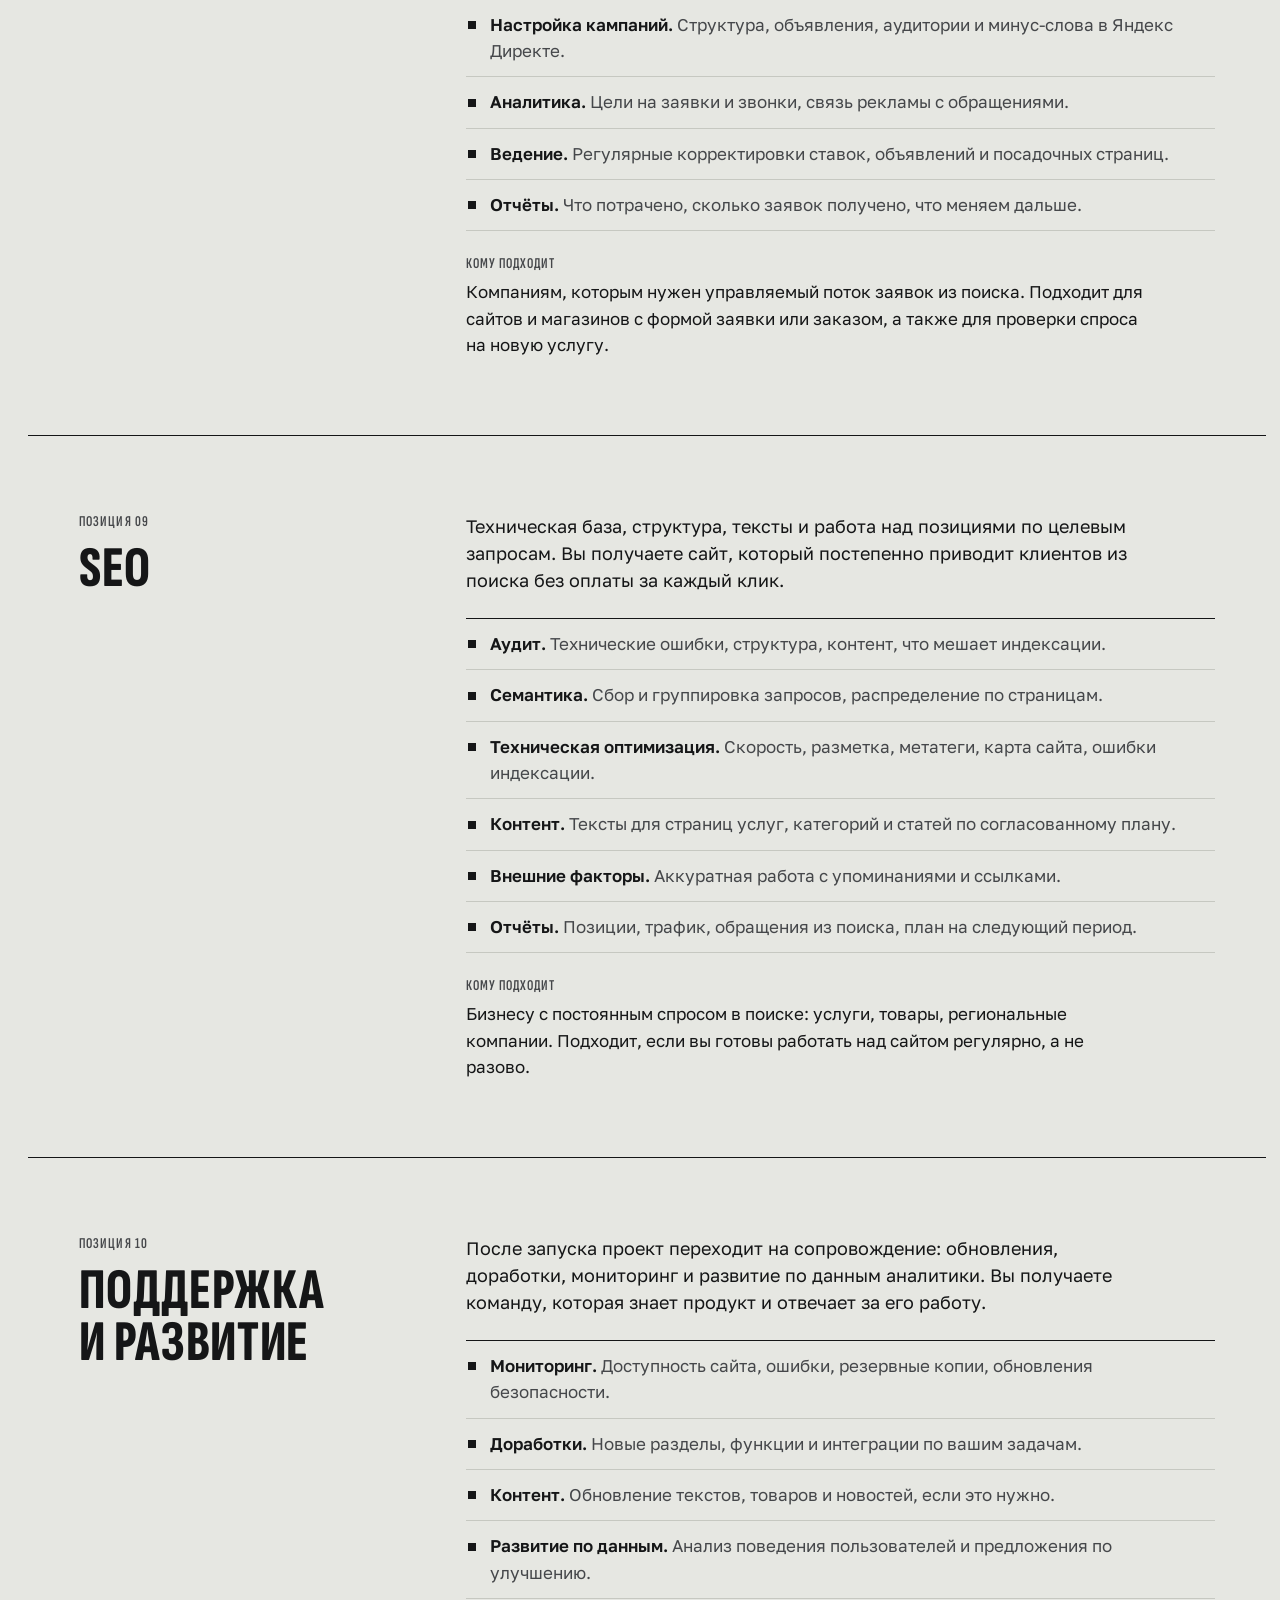
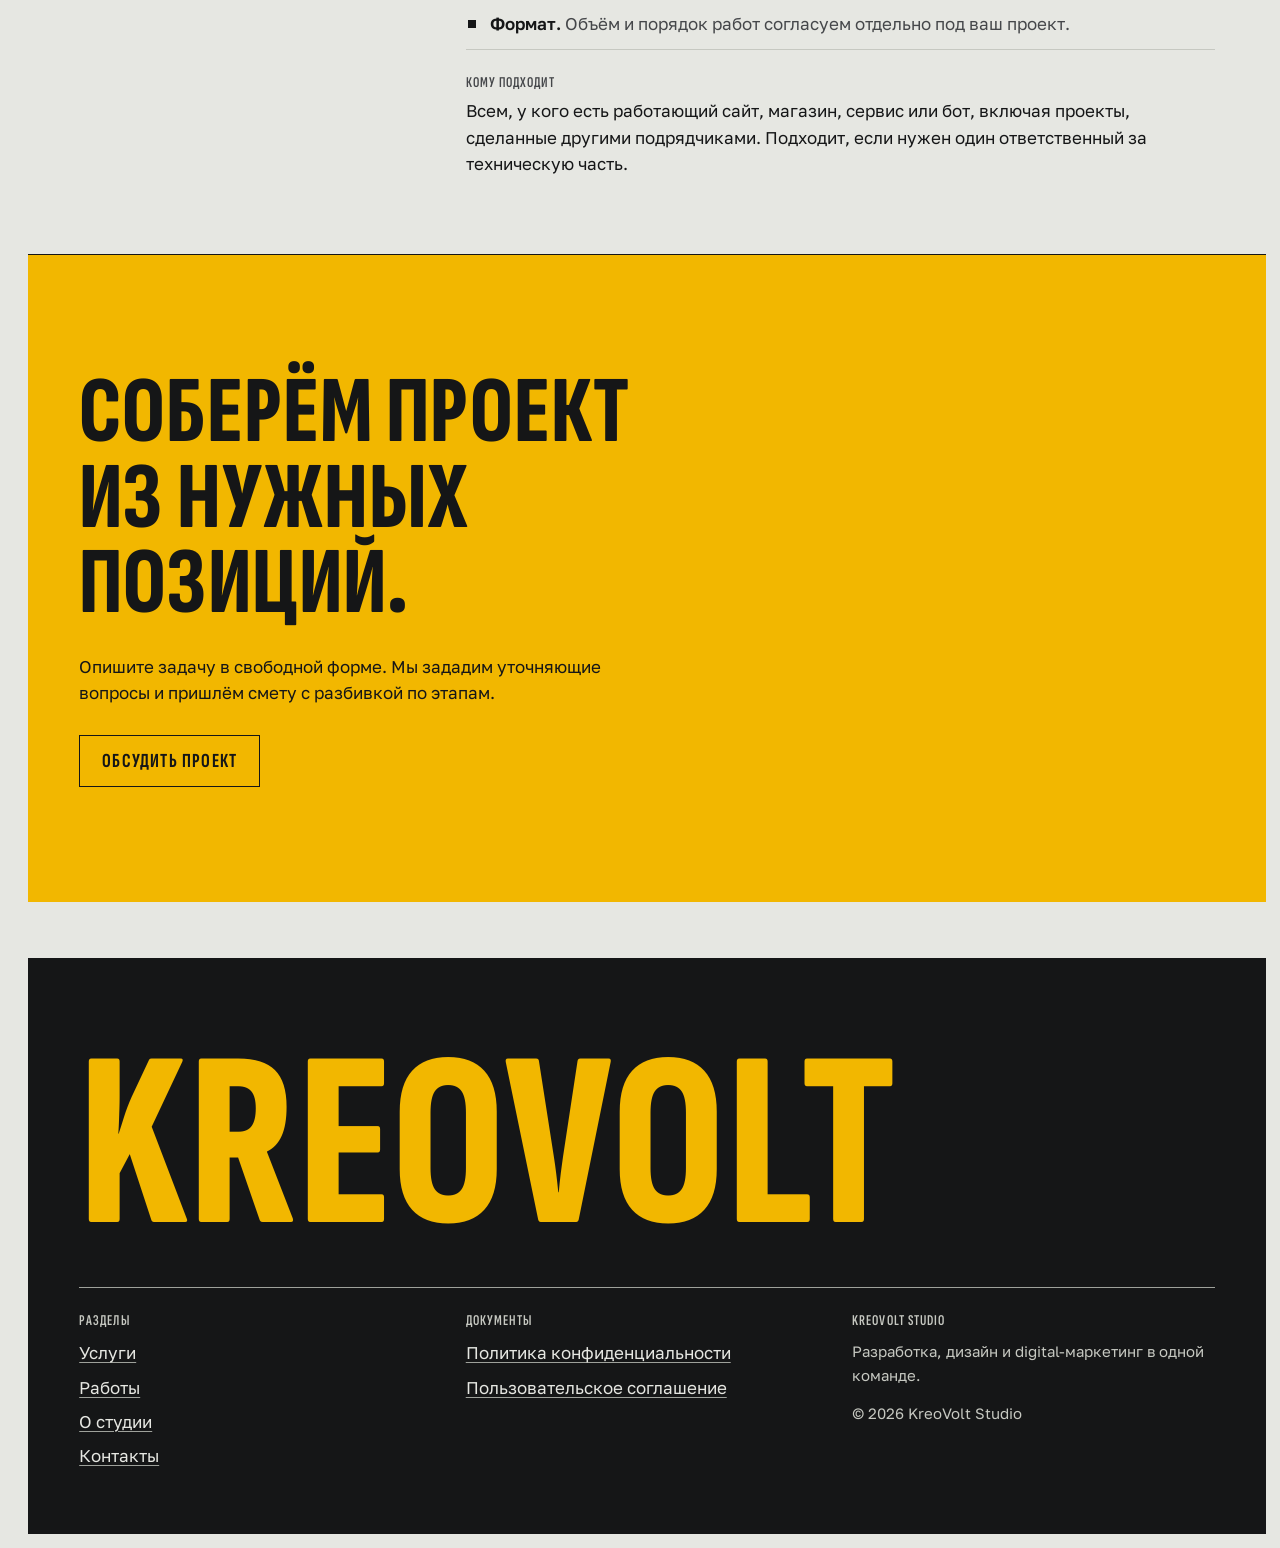
<file: services/index.html>
<!DOCTYPE html>
<html lang="ru">
<head>
<meta charset="utf-8">
<meta name="viewport" content="width=device-width, initial-scale=1">
<title>Услуги KreoVolt Studio: сайты, магазины, веб-сервисы, боты, MVP, реклама и SEO</title>
<meta name="description" content="Состав услуг KreoVolt Studio: корпоративные сайты, интернет-магазины, веб-сервисы, Telegram- и MAX-боты, MVP, автоматизация процессов, UX/UI и айдентика, контекстная реклама, SEO, поддержка и развитие. Каждую позицию можно заказать отдельно или собрать в один проект.">
<link rel="canonical" href="https://kidw3st.github.io/krevoltstudio/services/">
<meta property="og:type" content="website">
<meta property="og:locale" content="ru_RU">
<meta property="og:site_name" content="KreoVolt Studio">
<meta property="og:title" content="Услуги KreoVolt Studio: от сайта и бота до рекламы и поддержки">
<meta property="og:description" content="Десять позиций: сайты, интернет-магазины, веб-сервисы, боты для Telegram и MAX, MVP, автоматизация, дизайн, контекстная реклама, SEO и сопровождение. Каждую можно заказать отдельно.">
<meta property="og:url" content="https://kidw3st.github.io/krevoltstudio/services/">
<meta property="og:image" content="https://kidw3st.github.io/krevoltstudio/assets/img/og.png">
<meta name="twitter:card" content="summary_large_image">
<meta name="theme-color" content="#e6e7e2">
<link rel="icon" href="../assets/img/favicon.svg" type="image/svg+xml">
<link rel="preload" href="../assets/fonts/sofia-xc-cyrillic.woff2" as="font" type="font/woff2" crossorigin>
<link rel="preload" href="../assets/fonts/golos-cyrillic.woff2" as="font" type="font/woff2" crossorigin>
<link rel="stylesheet" href="../assets/css/site.css">
<script>document.documentElement.classList.add("js");</script>
<script type="application/ld+json">
{
  "@context": "https://schema.org",
  "@graph": [
    {
      "@type": "BreadcrumbList",
      "itemListElement": [
        { "@type": "ListItem", "position": 1, "name": "Главная", "item": "https://kidw3st.github.io/krevoltstudio/" },
        { "@type": "ListItem", "position": 2, "name": "Услуги", "item": "https://kidw3st.github.io/krevoltstudio/services/" }
      ]
    },
    {
      "@type": "ItemList",
      "name": "Услуги KreoVolt Studio",
      "itemListOrder": "https://schema.org/ItemListOrderAscending",
      "numberOfItems": 10,
      "itemListElement": [
        { "@type": "ListItem", "position": 1, "item": { "@type": "Service", "name": "Корпоративные сайты", "description": "Сайт компании с понятной структурой, формами заявок и технической основой для SEO и рекламы.", "url": "https://kidw3st.github.io/krevoltstudio/services/#sites", "provider": { "@id": "https://kidw3st.github.io/krevoltstudio/#org" }, "areaServed": "RU" } },
        { "@type": "ListItem", "position": 2, "item": { "@type": "Service", "name": "Интернет-магазины", "description": "Каталог, корзина, оплата и доставка, интеграции с учётом и службами доставки.", "url": "https://kidw3st.github.io/krevoltstudio/services/#shops", "provider": { "@id": "https://kidw3st.github.io/krevoltstudio/#org" }, "areaServed": "RU" } },
        { "@type": "ListItem", "position": 3, "item": { "@type": "Service", "name": "Веб-сервисы", "description": "Личные кабинеты, калькуляторы, порталы и внутренние инструменты под процесс компании.", "url": "https://kidw3st.github.io/krevoltstudio/services/#web-services", "provider": { "@id": "https://kidw3st.github.io/krevoltstudio/#org" }, "areaServed": "RU" } },
        { "@type": "ListItem", "position": 4, "item": { "@type": "Service", "name": "Telegram- и MAX-боты", "description": "Заявки, запись, уведомления, поддержка и продажи в мессенджерах Telegram и MAX.", "url": "https://kidw3st.github.io/krevoltstudio/services/#bots", "provider": { "@id": "https://kidw3st.github.io/krevoltstudio/#org" }, "areaServed": "RU" } },
        { "@type": "ListItem", "position": 5, "item": { "@type": "Service", "name": "MVP", "description": "Первая рабочая версия продукта для проверки идеи на реальных пользователях.", "url": "https://kidw3st.github.io/krevoltstudio/services/#mvp", "provider": { "@id": "https://kidw3st.github.io/krevoltstudio/#org" }, "areaServed": "RU" } },
        { "@type": "ListItem", "position": 6, "item": { "@type": "Service", "name": "Автоматизация процессов", "description": "Интеграции между CRM, складом, оплатой, сайтом и мессенджерами, которые убирают ручную рутину.", "url": "https://kidw3st.github.io/krevoltstudio/services/#automation", "provider": { "@id": "https://kidw3st.github.io/krevoltstudio/#org" }, "areaServed": "RU" } },
        { "@type": "ListItem", "position": 7, "item": { "@type": "Service", "name": "UX/UI и айдентика", "description": "Прототипы, интерфейсы и визуальный стиль, которые решают задачу продукта.", "url": "https://kidw3st.github.io/krevoltstudio/services/#design", "provider": { "@id": "https://kidw3st.github.io/krevoltstudio/#org" }, "areaServed": "RU" } },
        { "@type": "ListItem", "position": 8, "item": { "@type": "Service", "name": "Контекстная реклама", "description": "Настройка и ведение рекламных кампаний, аналитика и отчёты по заявкам.", "url": "https://kidw3st.github.io/krevoltstudio/services/#ads", "provider": { "@id": "https://kidw3st.github.io/krevoltstudio/#org" }, "areaServed": "RU" } },
        { "@type": "ListItem", "position": 9, "item": { "@type": "Service", "name": "SEO", "description": "Техническая база, структура, тексты и рост позиций по целевым запросам.", "url": "https://kidw3st.github.io/krevoltstudio/services/#seo", "provider": { "@id": "https://kidw3st.github.io/krevoltstudio/#org" }, "areaServed": "RU" } },
        { "@type": "ListItem", "position": 10, "item": { "@type": "Service", "name": "Поддержка и развитие", "description": "Обновления, доработки, мониторинг и развитие продукта после запуска.", "url": "https://kidw3st.github.io/krevoltstudio/services/#support", "provider": { "@id": "https://kidw3st.github.io/krevoltstudio/#org" }, "areaServed": "RU" } }
      ]
    }
  ]
}
</script>
</head>
<body class="page page--services">
<a class="skip" href="#main">К содержанию</a>
<div class="sheet" aria-hidden="true"></div>

<header class="top">
  <div class="top__in">
    <a class="brand" href="../" aria-label="KreoVolt Studio, на главную">KreoVolt</a>
    <nav class="nav" id="nav" aria-label="Основная навигация">
      <ul class="nav__list">
        <li><a href="../services/" aria-current="page">Услуги</a></li>
        <li><a href="../work/">Работы</a></li>
        <li><a href="../about/">О студии</a></li>
        <li><a href="../contact/">Контакты</a></li>
      </ul>
    </nav>
    <a class="btn btn--primary top__cta" href="../contact/">Обсудить проект</a>
    <button class="btn menu-btn" type="button" aria-expanded="false" aria-controls="nav">Меню</button>
  </div>
</header>

<main id="main">

  <div class="wrap">
    <div class="page-head">
      <nav aria-label="Хлебные крошки">
        <ol class="crumbs">
          <li><a href="../">Главная</a></li>
          <li>Услуги</li>
        </ol>
      </nav>
      <h1>Услуги</h1>
      <p class="lead">Десять позиций: разработка, дизайн, маркетинг и сопровождение. Каждую можно заказать отдельно или собрать в один проект.</p>
    </div>

    <div class="section__head">
      <figure class="ph" data-asset="A02" style="--ratio: 16 / 9">
        <div class="ph__box">
          <span class="ph__meta"><span class="ph__id">A02</span><span class="ph__desc">3D-рендер: общий вид продукта, собранного из модулей (сайт, магазин, бот, сервис)</span></span>
        </div>
        <figcaption>Общий вид. Модули продукта собираются в одну систему; заглушка A02 заменяется рендером.</figcaption>
      </figure>
    </div>
  </div>

  <section class="svc" id="sites">
    <div class="wrap grid">
      <div class="svc__title">
        <span class="svc__pos label">Позиция 01</span>
        <h2>Корпоративные сайты</h2>
      </div>
      <div class="svc__body">
        <p class="lead">Сайт компании, который объясняет, что вы делаете, и приводит посетителя к заявке. Вы получаете структуру, дизайн, готовые страницы и техническую основу для рекламы и SEO.</p>
        <ul class="svc__list">
          <li><b>Структура и прототип.</b> Разделы, сценарии заявки, тексты для ключевых страниц.</li>
          <li><b>Дизайн.</b> Макеты страниц в едином стиле, версии для телефона и ноутбука.</li>
          <li><b>Разработка.</b> Вёрстка, формы заявок, редактирование контента без программиста.</li>
          <li><b>Основа для продвижения.</b> Скорость загрузки, метатеги, разметка, карта сайта.</li>
          <li><b>Аналитика.</b> Счётчики и цели на заявки и звонки, чтобы видеть, откуда приходят обращения.</li>
          <li><b>Запуск.</b> Домен, хостинг, перенос на боевой сервер, проверка перед публикацией.</li>
        </ul>
        <div class="svc__for">
          <p class="label">Кому подходит</p>
          <p>Компаниям, которым нужен первый сайт или замена старого: услуги, производство, B2B, сервисные центры. Подходит, если сайт должен принимать заявки и работать как посадочная страница для рекламы.</p>
        </div>
      </div>
    </div>
  </section>

  <section class="svc" id="shops">
    <div class="wrap grid">
      <div class="svc__title">
        <span class="svc__pos label">Позиция 02</span>
        <h2>Интернет-магазины</h2>
      </div>
      <div class="svc__body">
        <p class="lead">Магазин с каталогом, корзиной, оплатой и доставкой, готовый принимать заказы. Вы получаете витрину для покупателей и понятную панель для обработки заказов.</p>
        <ul class="svc__list">
          <li><b>Каталог.</b> Категории, фильтры, карточки товаров, поиск по ассортименту.</li>
          <li><b>Корзина и оформление.</b> Короткий путь до покупки, выбор способа доставки и оплаты.</li>
          <li><b>Оплата и доставка.</b> Подключение платёжных сервисов и служб доставки, расчёт стоимости.</li>
          <li><b>Интеграции.</b> Обмен с учётной системой и CRM: остатки, цены, статусы заказов.</li>
          <li><b>Управление.</b> Панель для обработки заказов, обновления цен и остатков.</li>
          <li><b>Подготовка к продвижению.</b> Структура категорий, товарные фиды, аналитика продаж.</li>
        </ul>
        <div class="svc__for">
          <p class="label">Кому подходит</p>
          <p>Розничным и оптовым компаниям, которые выходят в онлайн-продажи или меняют старый магазин. Подходит брендам с собственным ассортиментом и бизнесу, где заказ должен оформляться без звонка менеджеру.</p>
        </div>
      </div>
    </div>
  </section>

  <section class="svc" id="web-services">
    <div class="wrap grid">
      <div class="svc__title">
        <span class="svc__pos label">Позиция 03</span>
        <h2>Веб-сервисы</h2>
      </div>
      <div class="svc__body">
        <p class="lead">Личные кабинеты, калькуляторы, порталы и внутренние инструменты под ваш процесс. Вы получаете рабочий сервис, в котором сотрудники и клиенты решают задачи без переписки и таблиц.</p>
        <ul class="svc__list">
          <li><b>Анализ процесса.</b> Кто и что делает в сервисе, какие данные нужны, где сейчас теряется время.</li>
          <li><b>Прототип.</b> Экраны и сценарии, согласованные до начала разработки.</li>
          <li><b>Разработка.</b> Интерфейс, серверная часть, роли и права доступа.</li>
          <li><b>Интеграции.</b> Обмен данными с CRM, оплатой, учётом и другими системами.</li>
          <li><b>Тестирование и запуск.</b> Проверка на реальных данных, перенос на сервер, инструкции для сотрудников.</li>
        </ul>
        <div class="svc__for">
          <p class="label">Кому подходит</p>
          <p>Компаниям, чей процесс не помещается в готовые программы: расчёт заказов, учёт заявок, кабинет для клиентов или партнёров. Подходит, если ручная работа в таблицах и мессенджерах уже мешает росту.</p>
        </div>
      </div>
    </div>
  </section>

  <section class="svc" id="bots">
    <div class="wrap grid">
      <div class="svc__title">
        <span class="svc__pos label">Позиция 04</span>
        <h2>Telegram- и MAX-боты</h2>
      </div>
      <div class="svc__body">
        <p class="lead">Бот принимает заявки, записывает клиентов, отвечает на вопросы и присылает уведомления прямо в мессенджере. Вы получаете канал продаж и поддержки там, где клиенты уже общаются.</p>
        <ul class="svc__list">
          <li><b>Сценарий.</b> Диалоги, меню, ветки вопросов и ответов, обработка нестандартных ситуаций.</li>
          <li><b>Разработка.</b> Бот для Telegram, для MAX или для обоих мессенджеров.</li>
          <li><b>Интеграции.</b> Передача заявок в CRM, запись в календарь, оплата, уведомления менеджерам.</li>
          <li><b>Административная часть.</b> Статистика обращений, рассылки, редактирование ответов.</li>
          <li><b>Запуск и сопровождение.</b> Размещение на сервере, мониторинг, доработка сценариев по обратной связи.</li>
        </ul>
        <div class="svc__for">
          <p class="label">Кому подходит</p>
          <p>Сервисам с записью и заявками: салонам, клиникам, автосервисам, доставке, образовательным проектам. Подходит, если клиенты пишут в мессенджеры чаще, чем звонят.</p>
        </div>
      </div>
    </div>
  </section>

  <section class="svc" id="mvp">
    <div class="wrap grid">
      <div class="svc__title">
        <span class="svc__pos label">Позиция 05</span>
        <h2>MVP</h2>
      </div>
      <div class="svc__body">
        <p class="lead">Первая рабочая версия продукта, чтобы проверить идею на реальных пользователях без раздутого бюджета. Вы получаете продукт с основным сценарием, который можно показывать клиентам и развивать дальше.</p>
        <ul class="svc__list">
          <li><b>Границы версии.</b> Выделяем главный сценарий и отсекаем всё, что можно отложить.</li>
          <li><b>Прототип.</b> Экраны основного сценария, проверка на первых пользователях до написания кода.</li>
          <li><b>Разработка.</b> Рабочая версия с учётом того, что продукт будет расти.</li>
          <li><b>Аналитика.</b> Отслеживание ключевых действий, чтобы решения принимались по данным.</li>
          <li><b>План развития.</b> Список следующих шагов после проверки гипотезы.</li>
        </ul>
        <div class="svc__for">
          <p class="label">Кому подходит</p>
          <p>Основателям и продуктовым командам, которым нужно проверить гипотезу и получить первые данные. Подходит стартапам и действующему бизнесу, который запускает новое направление.</p>
        </div>
      </div>
    </div>
  </section>

  <section class="svc" id="automation">
    <div class="wrap grid">
      <div class="svc__title">
        <span class="svc__pos label">Позиция 06</span>
        <h2>Автоматизация процессов</h2>
      </div>
      <div class="svc__body">
        <p class="lead">Связываем CRM, склад, оплату, сайт и мессенджеры так, чтобы данные передавались без ручного ввода. Вы получаете меньше рутины, меньше ошибок и понятный контроль над заявками и заказами.</p>
        <ul class="svc__list">
          <li><b>Аудит процесса.</b> Где данные вводятся вручную, где теряются заявки, что можно убрать.</li>
          <li><b>Схема автоматизации.</b> Какие системы связываем и какие события запускают действия.</li>
          <li><b>Интеграции.</b> Обмен между CRM, сайтом, ботами, учётом, оплатой и почтой.</li>
          <li><b>Уведомления и отчёты.</b> Сообщения ответственным, сводки в мессенджер или на почту.</li>
          <li><b>Внедрение.</b> Запуск по частям, обучение сотрудников, инструкции.</li>
        </ul>
        <div class="svc__for">
          <p class="label">Кому подходит</p>
          <p>Компаниям, где менеджеры переносят данные между системами вручную и теряют заявки. Подходит отделам продаж, службам доставки, учебным центрам и любому бизнесу с повторяющимися операциями.</p>
        </div>
      </div>
    </div>
  </section>

  <section class="svc" id="design">
    <div class="wrap grid">
      <div class="svc__title">
        <span class="svc__pos label">Позиция 07</span>
        <h2>UX/UI и айдентика</h2>
      </div>
      <div class="svc__body">
        <p class="lead">Прототипы, интерфейсы и визуальный стиль, которые решают задачу продукта, а не украшают его. Вы получаете макеты, готовые к разработке, и правила, по которым продукт узнаётся.</p>
        <ul class="svc__list">
          <li><b>UX-прототип.</b> Структура экранов, сценарии пользователя, приоритет элементов.</li>
          <li><b>UI-дизайн.</b> Макеты всех экранов, состояния элементов, версии для разных устройств.</li>
          <li><b>Дизайн-система.</b> Цвета, шрифты, компоненты и правила их использования.</li>
          <li><b>Айдентика.</b> Логотип, фирменные цвета и шрифты, правила оформления носителей.</li>
          <li><b>Передача в разработку.</b> Макеты с пояснениями, чтобы результат совпал с задумкой.</li>
        </ul>
        <div class="svc__for">
          <p class="label">Кому подходит</p>
          <p>Бизнесу, который запускает продукт или обновляет старый интерфейс. Подходит как часть разработки в студии и как отдельный этап для вашей команды разработчиков.</p>
        </div>
      </div>
    </div>
  </section>

  <section class="svc" id="ads">
    <div class="wrap grid">
      <div class="svc__title">
        <span class="svc__pos label">Позиция 08</span>
        <h2>Контекстная реклама</h2>
      </div>
      <div class="svc__body">
        <p class="lead">Настройка и ведение рекламных кампаний, которые приводят заявки, а не только клики. Вы получаете рабочие кампании, аналитику и понятные отчёты по обращениям.</p>
        <ul class="svc__list">
          <li><b>Подготовка.</b> Анализ спроса, сбор запросов, проверка посадочных страниц.</li>
          <li><b>Настройка кампаний.</b> Структура, объявления, аудитории и минус-слова в Яндекс Директе.</li>
          <li><b>Аналитика.</b> Цели на заявки и звонки, связь рекламы с обращениями.</li>
          <li><b>Ведение.</b> Регулярные корректировки ставок, объявлений и посадочных страниц.</li>
          <li><b>Отчёты.</b> Что потрачено, сколько заявок получено, что меняем дальше.</li>
        </ul>
        <div class="svc__for">
          <p class="label">Кому подходит</p>
          <p>Компаниям, которым нужен управляемый поток заявок из поиска. Подходит для сайтов и магазинов с формой заявки или заказом, а также для проверки спроса на новую услугу.</p>
        </div>
      </div>
    </div>
  </section>

  <section class="svc" id="seo">
    <div class="wrap grid">
      <div class="svc__title">
        <span class="svc__pos label">Позиция 09</span>
        <h2>SEO</h2>
      </div>
      <div class="svc__body">
        <p class="lead">Техническая база, структура, тексты и работа над позициями по целевым запросам. Вы получаете сайт, который постепенно приводит клиентов из поиска без оплаты за каждый клик.</p>
        <ul class="svc__list">
          <li><b>Аудит.</b> Технические ошибки, структура, контент, что мешает индексации.</li>
          <li><b>Семантика.</b> Сбор и группировка запросов, распределение по страницам.</li>
          <li><b>Техническая оптимизация.</b> Скорость, разметка, метатеги, карта сайта, ошибки индексации.</li>
          <li><b>Контент.</b> Тексты для страниц услуг, категорий и статей по согласованному плану.</li>
          <li><b>Внешние факторы.</b> Аккуратная работа с упоминаниями и ссылками.</li>
          <li><b>Отчёты.</b> Позиции, трафик, обращения из поиска, план на следующий период.</li>
        </ul>
        <div class="svc__for">
          <p class="label">Кому подходит</p>
          <p>Бизнесу с постоянным спросом в поиске: услуги, товары, региональные компании. Подходит, если вы готовы работать над сайтом регулярно, а не разово.</p>
        </div>
      </div>
    </div>
  </section>

  <section class="svc" id="support">
    <div class="wrap grid">
      <div class="svc__title">
        <span class="svc__pos label">Позиция 10</span>
        <h2>Поддержка и развитие</h2>
      </div>
      <div class="svc__body">
        <p class="lead">После запуска проект переходит на сопровождение: обновления, доработки, мониторинг и развитие по данным аналитики. Вы получаете команду, которая знает продукт и отвечает за его работу.</p>
        <ul class="svc__list">
          <li><b>Мониторинг.</b> Доступность сайта, ошибки, резервные копии, обновления безопасности.</li>
          <li><b>Доработки.</b> Новые разделы, функции и интеграции по вашим задачам.</li>
          <li><b>Контент.</b> Обновление текстов, товаров и новостей, если это нужно.</li>
          <li><b>Развитие по данным.</b> Анализ поведения пользователей и предложения по улучшению.</li>
          <li><b>Формат.</b> Объём и порядок работ согласуем отдельно под ваш проект.</li>
        </ul>
        <div class="svc__for">
          <p class="label">Кому подходит</p>
          <p>Всем, у кого есть работающий сайт, магазин, сервис или бот, включая проекты, сделанные другими подрядчиками. Подходит, если нужен один ответственный за техническую часть.</p>
        </div>
      </div>
    </div>
  </section>

  <section class="section band">
    <div class="wrap">
      <p class="band__text display">Соберём проект из нужных позиций.</p>
      <p class="band__sub">Опишите задачу в свободной форме. Мы зададим уточняющие вопросы и пришлём смету с разбивкой по этапам.</p>
      <p style="margin-top:28px"><a class="btn" href="../contact/">Обсудить проект</a></p>
    </div>
  </section>

</main>

<footer class="foot">
  <div class="wrap">
    <p class="foot__mark" aria-hidden="true">KreoVolt</p>
    <div class="foot__cols">
      <nav aria-label="Навигация в подвале">
        <p class="label">Разделы</p>
        <ul>
          <li><a href="../services/">Услуги</a></li>
          <li><a href="../work/">Работы</a></li>
          <li><a href="../about/">О студии</a></li>
          <li><a href="../contact/">Контакты</a></li>
        </ul>
      </nav>
      <div>
        <p class="label">Документы</p>
        <ul>
          <li><a href="../privacy/">Политика конфиденциальности</a></li>
          <li><a href="../terms/">Пользовательское соглашение</a></li>
        </ul>
      </div>
      <div>
        <p class="label">KreoVolt Studio</p>
        <p class="foot__copy">Разработка, дизайн и digital-маркетинг в одной команде.</p>
        <p class="foot__copy">© 2026 KreoVolt Studio</p>
      </div>
    </div>
  </div>
</footer>

<aside class="stamp" aria-label="Основная надпись">
  <a class="stamp__brand" href="../">KreoVolt</a>
  <span class="stamp__page label">Услуги</span>
  <a class="btn btn--primary" href="../contact/">Обсудить проект</a>
</aside>

<script src="../assets/js/vendor/gsap.min.js" defer></script>
<script src="../assets/js/vendor/ScrollTrigger.min.js" defer></script>
<script src="../assets/js/site.js" defer></script>
</body>
</html>
</file>
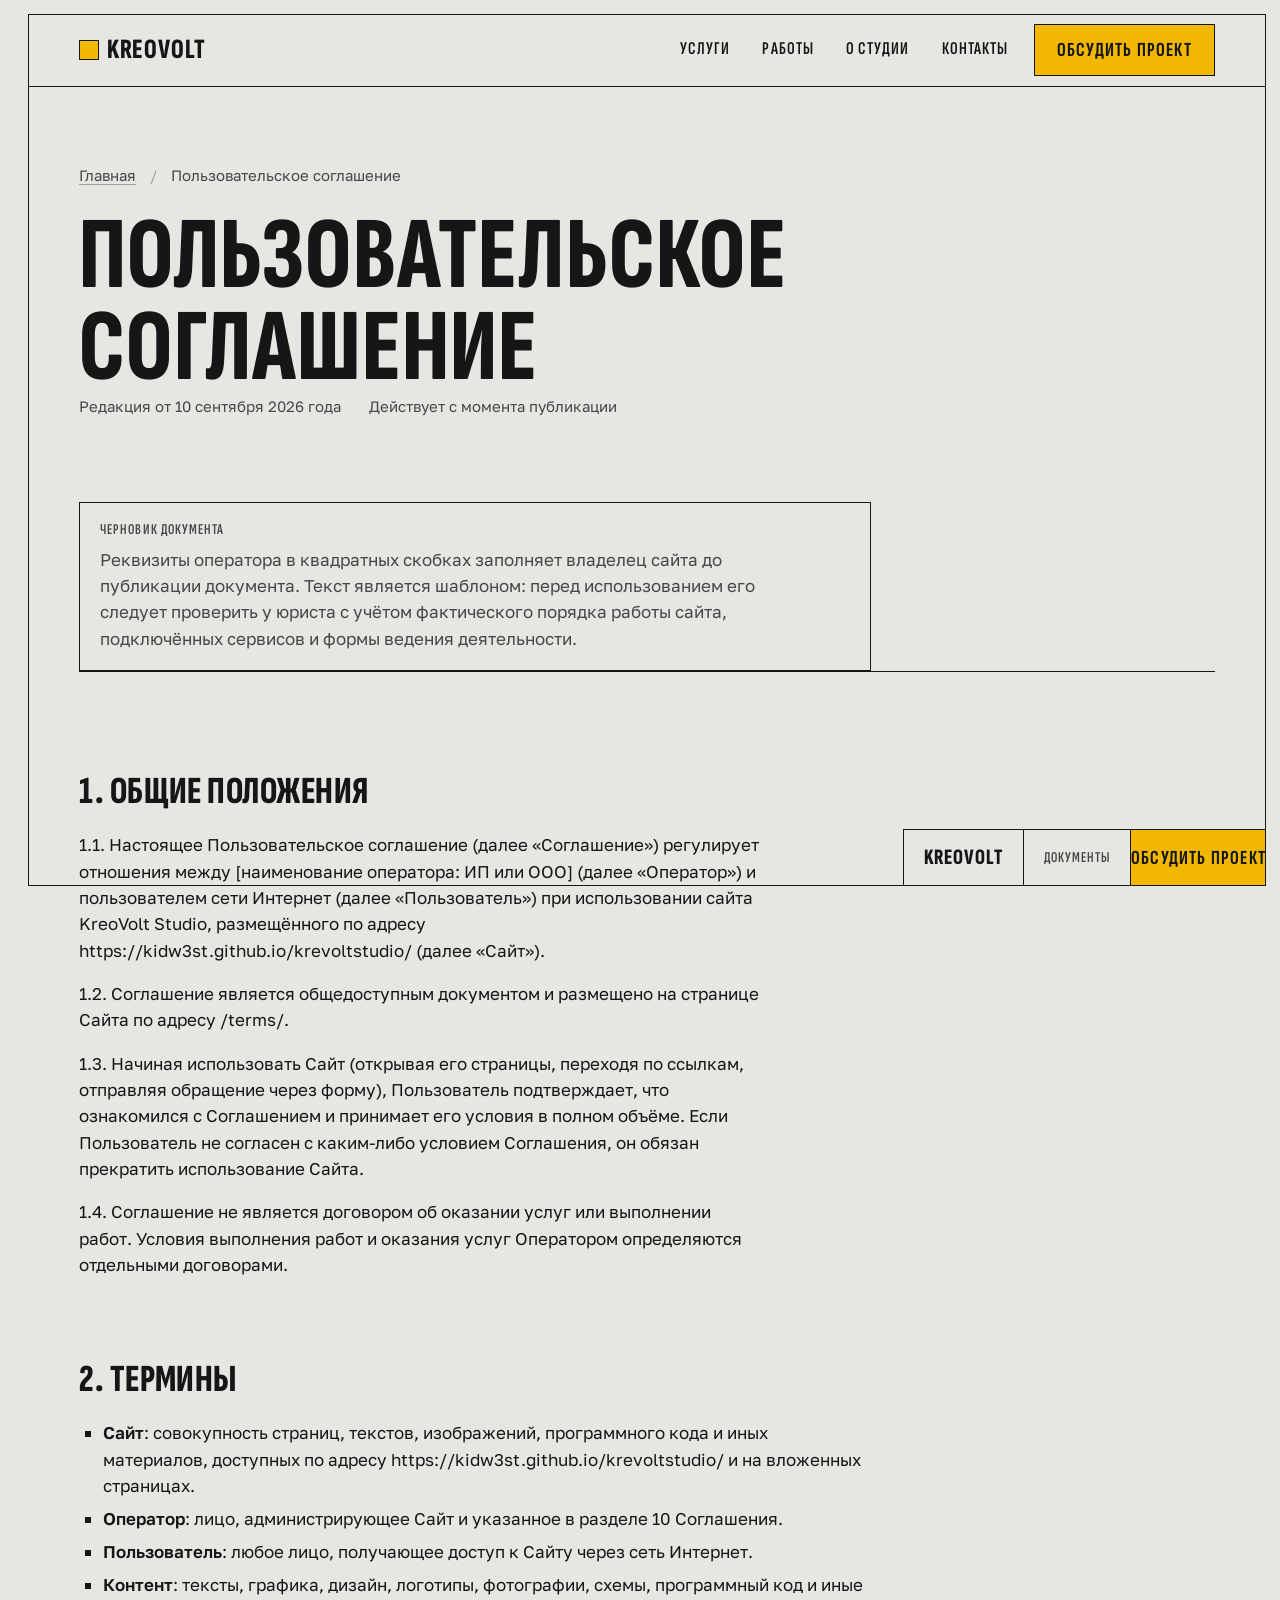
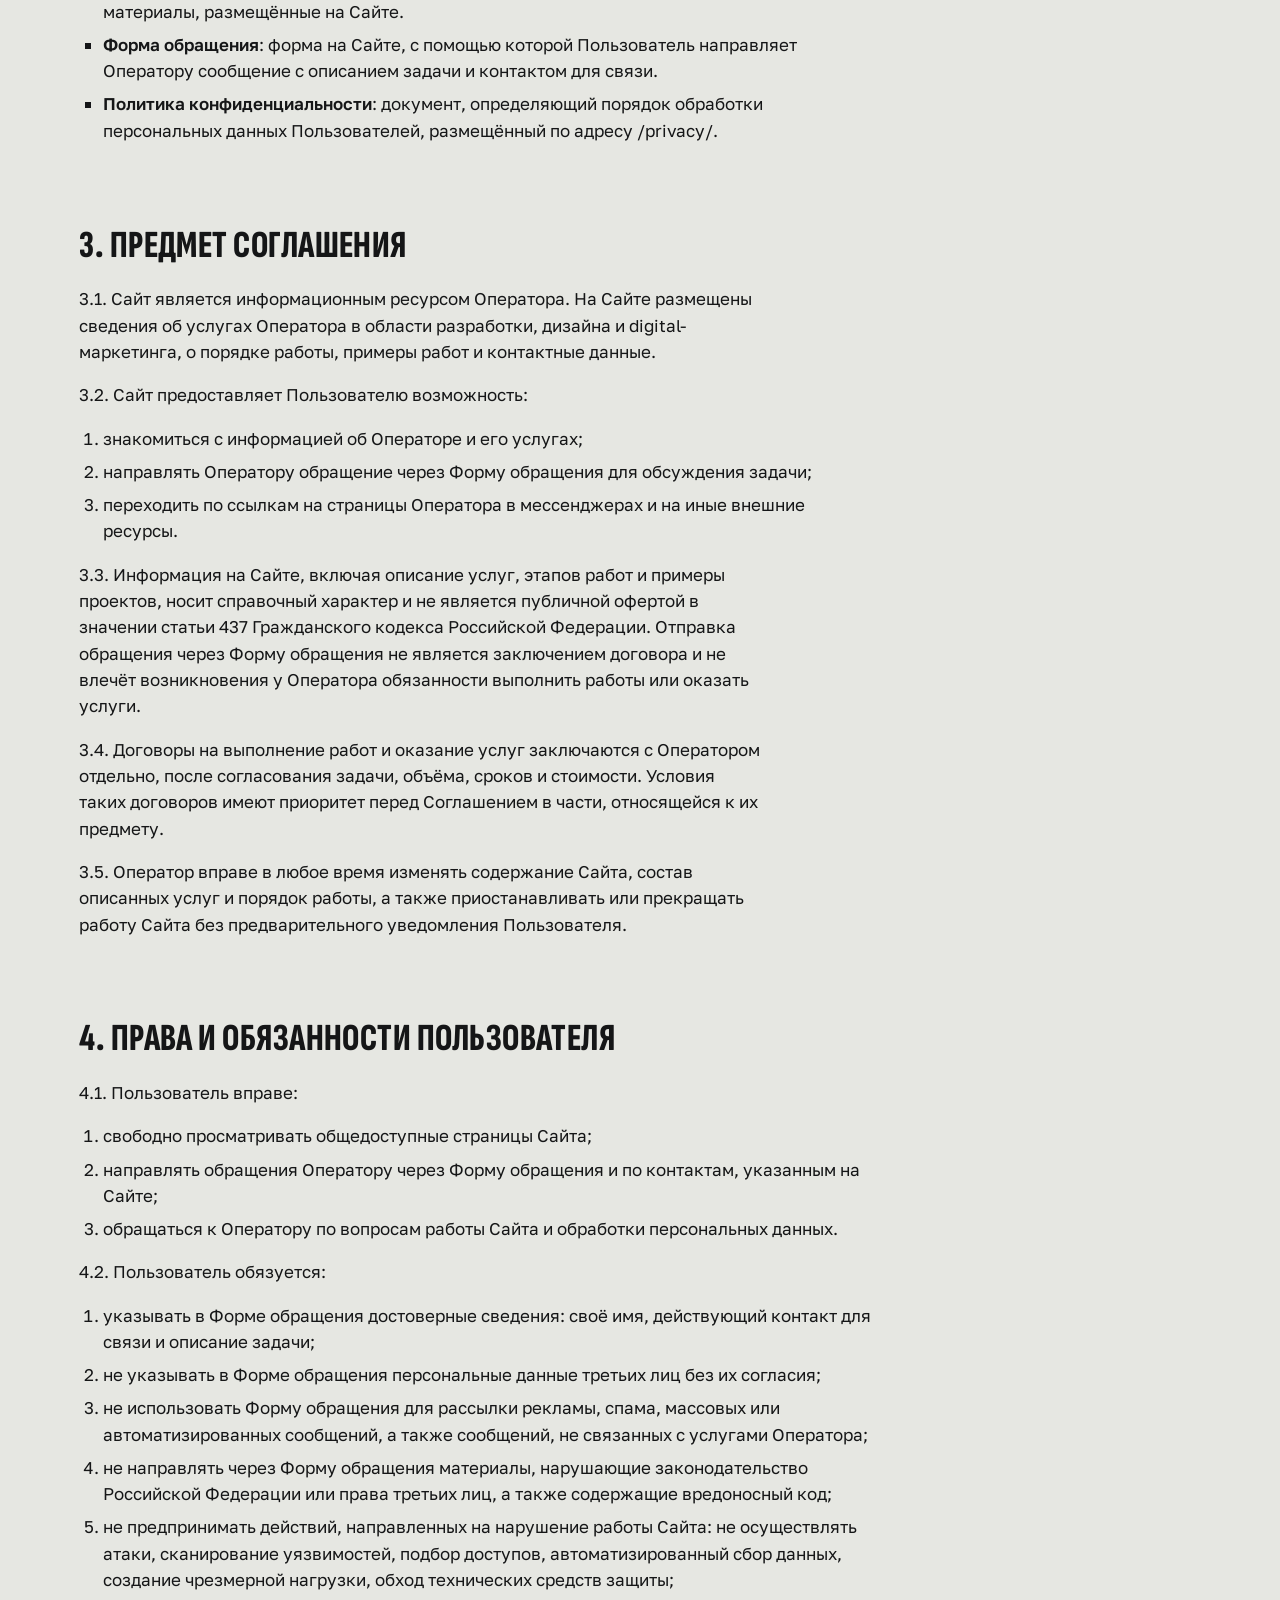
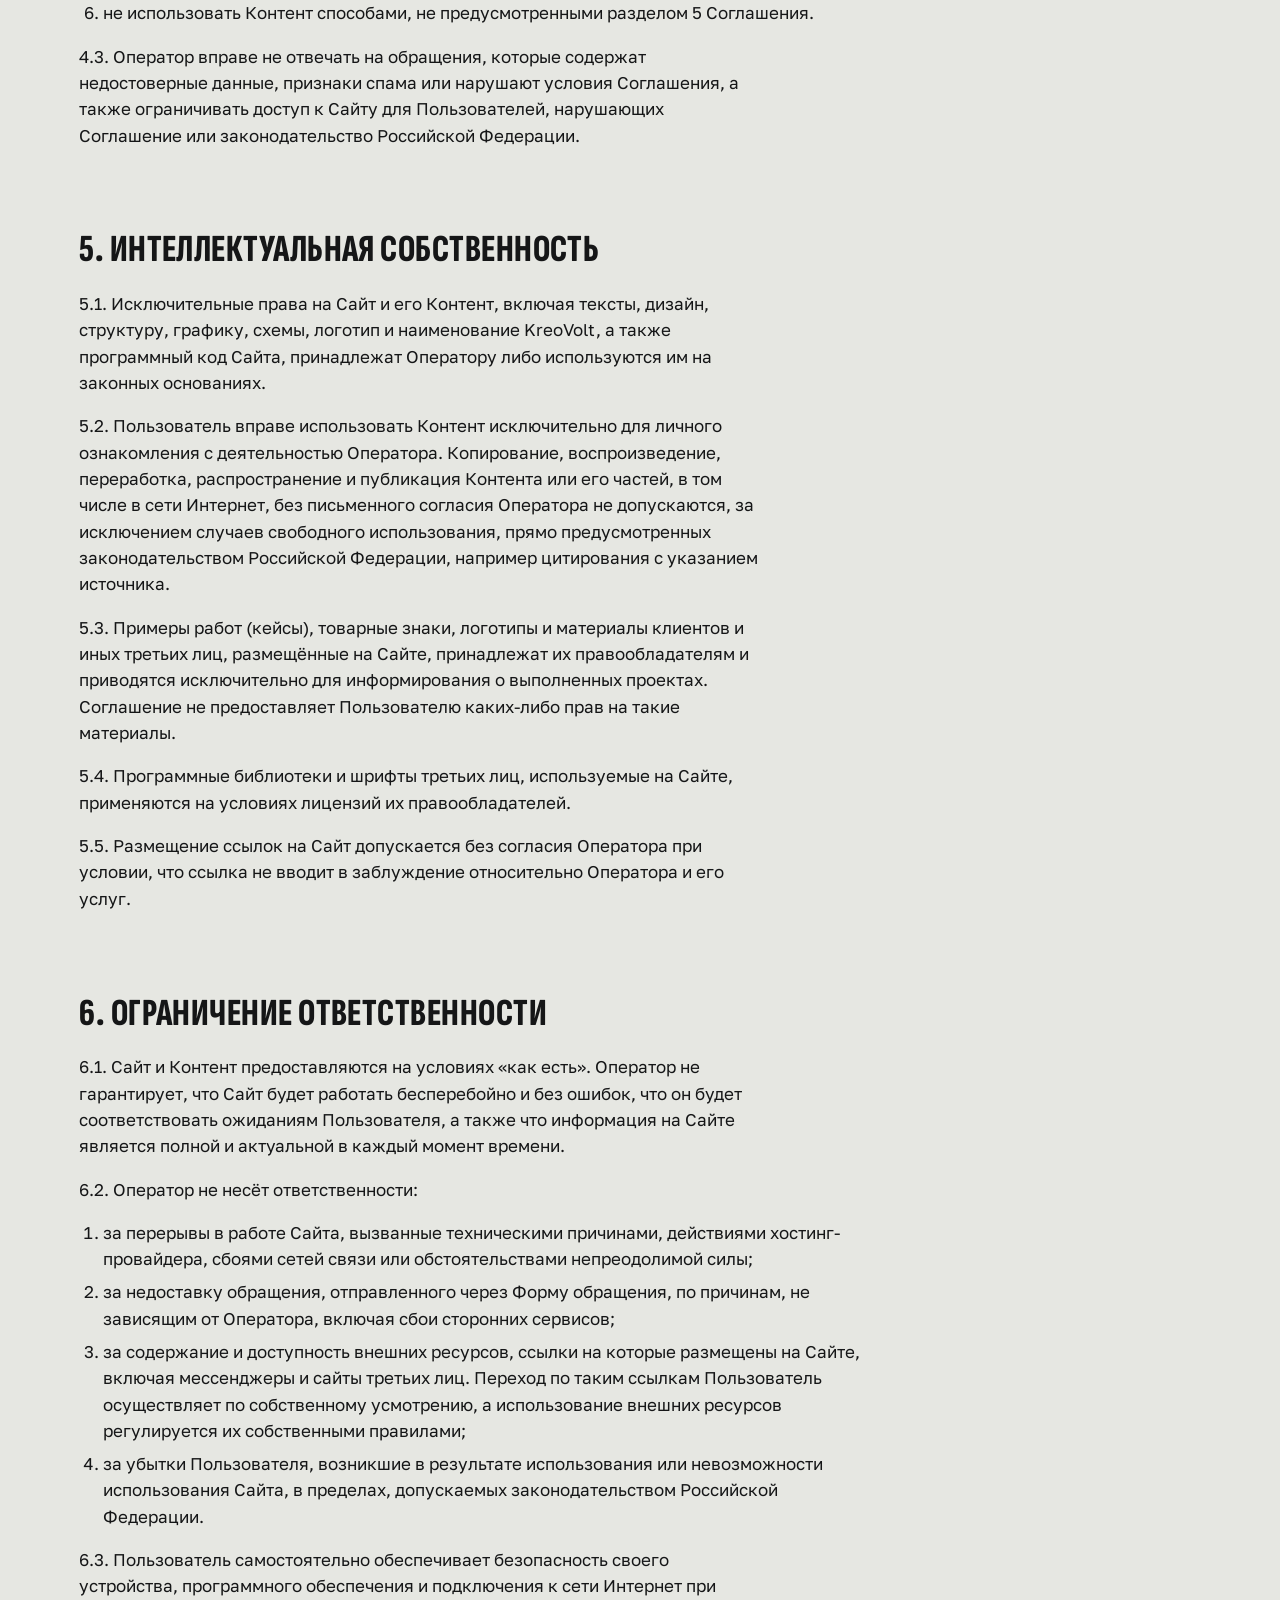
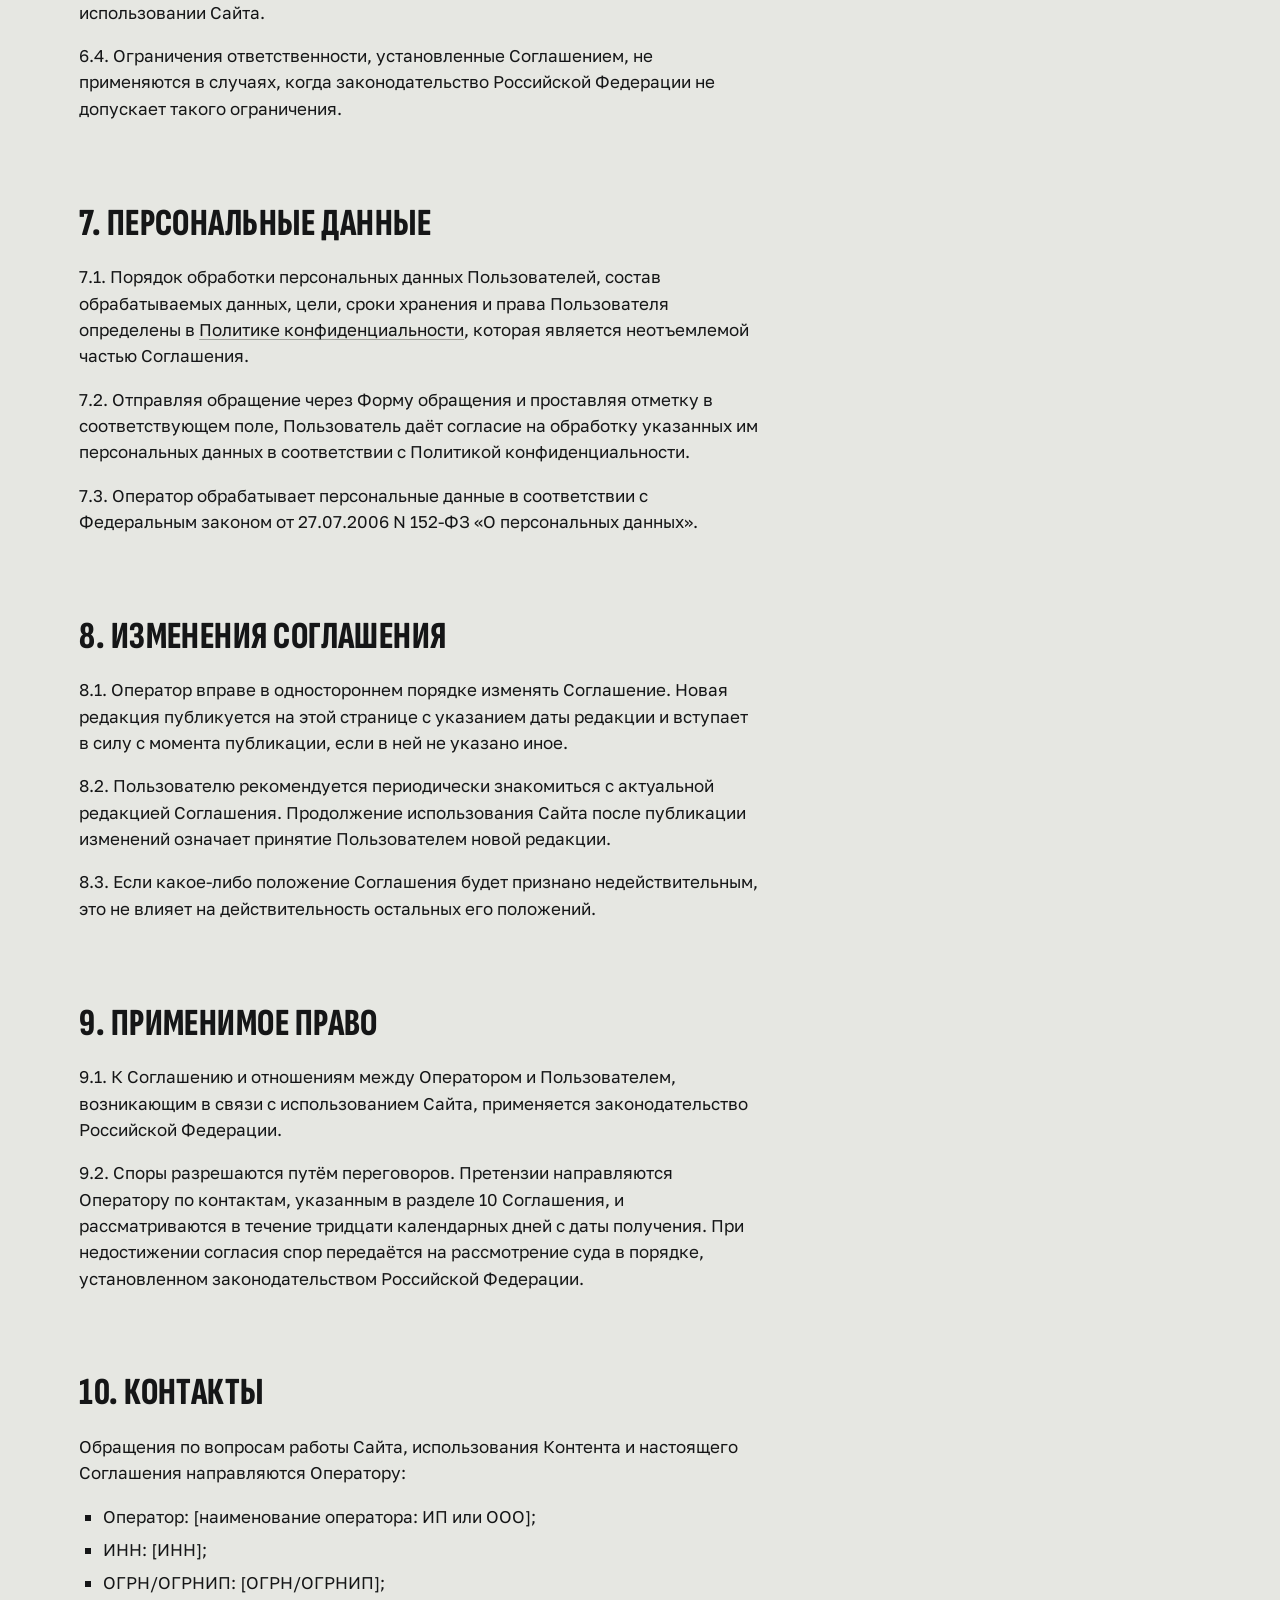
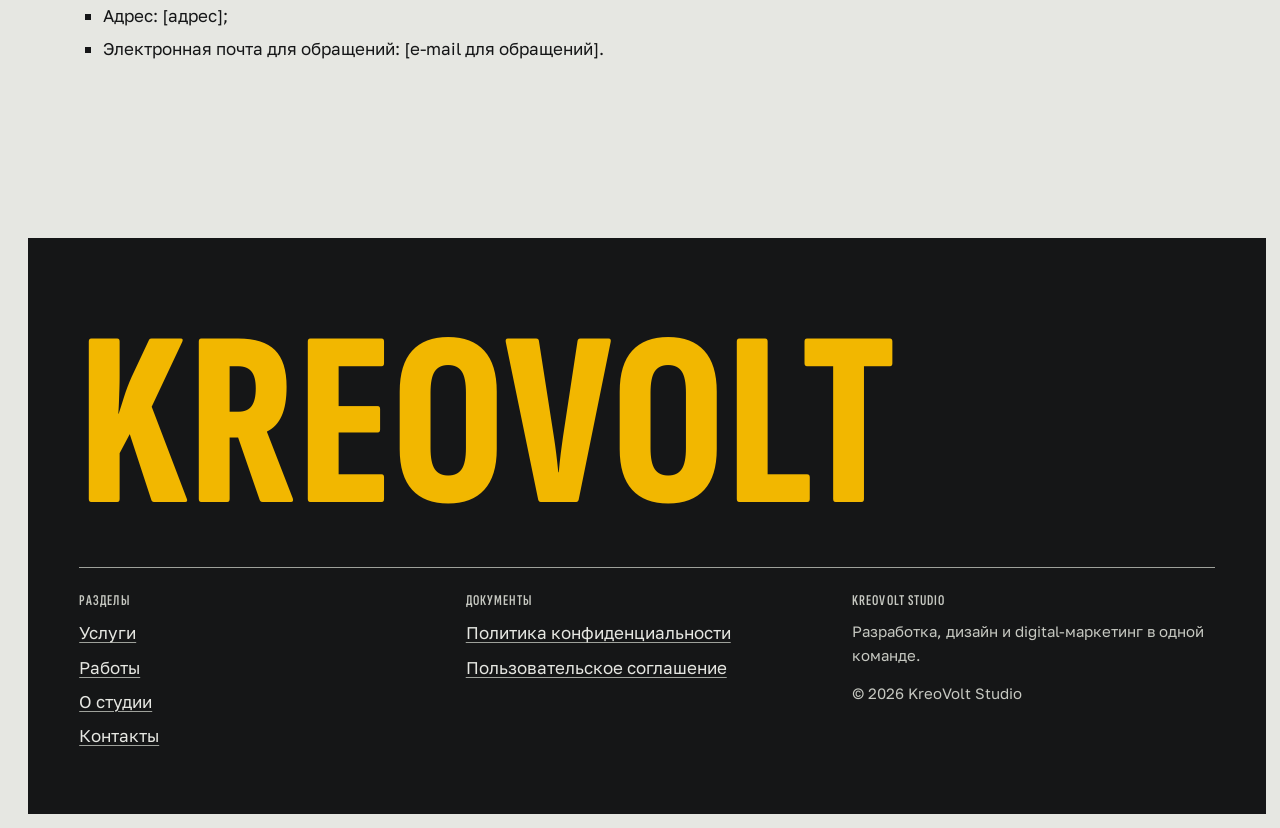
<file: terms/index.html>
<!DOCTYPE html>
<html lang="ru">
<head>
<meta charset="utf-8">
<meta name="viewport" content="width=device-width, initial-scale=1">
<title>Пользовательское соглашение: KreoVolt Studio</title>
<meta name="description" content="Условия использования сайта KreoVolt Studio: назначение сайта и формы обращения, права и обязанности пользователя, интеллектуальная собственность, ограничение ответственности, применимое право.">
<meta name="robots" content="noindex, follow">
<link rel="canonical" href="https://kidw3st.github.io/krevoltstudio/terms/">
<meta property="og:type" content="website">
<meta property="og:locale" content="ru_RU">
<meta property="og:site_name" content="KreoVolt Studio">
<meta property="og:title" content="Пользовательское соглашение: KreoVolt Studio">
<meta property="og:description" content="Условия использования сайта KreoVolt Studio: назначение сайта, права и обязанности пользователя, интеллектуальная собственность, ограничение ответственности.">
<meta property="og:url" content="https://kidw3st.github.io/krevoltstudio/terms/">
<meta property="og:image" content="https://kidw3st.github.io/krevoltstudio/assets/img/og.png">
<meta name="twitter:card" content="summary_large_image">
<meta name="theme-color" content="#e6e7e2">
<link rel="icon" href="../assets/img/favicon.svg" type="image/svg+xml">
<link rel="preload" href="../assets/fonts/sofia-xc-cyrillic.woff2" as="font" type="font/woff2" crossorigin>
<link rel="preload" href="../assets/fonts/golos-cyrillic.woff2" as="font" type="font/woff2" crossorigin>
<link rel="stylesheet" href="../assets/css/site.css">
<script>document.documentElement.classList.add("js");</script>
<script type="application/ld+json">
{
  "@context": "https://schema.org",
  "@type": "BreadcrumbList",
  "itemListElement": [
    { "@type": "ListItem", "position": 1, "name": "Главная", "item": "https://kidw3st.github.io/krevoltstudio/" },
    { "@type": "ListItem", "position": 2, "name": "Пользовательское соглашение", "item": "https://kidw3st.github.io/krevoltstudio/terms/" }
  ]
}
</script>
</head>
<body class="page page--doc">
<a class="skip" href="#main">К содержанию</a>
<div class="sheet" aria-hidden="true"></div>

<header class="top">
  <div class="top__in">
    <a class="brand" href="../" aria-label="KreoVolt Studio, на главную">KreoVolt</a>
    <nav class="nav" id="nav" aria-label="Основная навигация">
      <ul class="nav__list">
        <li><a href="../services/">Услуги</a></li>
        <li><a href="../work/">Работы</a></li>
        <li><a href="../about/">О студии</a></li>
        <li><a href="../contact/">Контакты</a></li>
      </ul>
    </nav>
    <a class="btn btn--primary top__cta" href="../contact/">Обсудить проект</a>
    <button class="btn menu-btn" type="button" aria-expanded="false" aria-controls="nav">Меню</button>
  </div>
</header>

<main id="main">
  <div class="wrap">
    <div class="page-head">
      <ol class="crumbs">
        <li><a href="../">Главная</a></li>
        <li aria-current="page">Пользовательское соглашение</li>
      </ol>
      <h1>Пользовательское соглашение</h1>
      <div class="doc-meta"><span>Редакция от 10 сентября 2026 года</span><span>Действует с момента публикации</span></div>
    </div>

    <div class="notice">
      <p class="label">Черновик документа</p>
      <p>Реквизиты оператора в квадратных скобках заполняет владелец сайта до публикации документа. Текст является шаблоном: перед использованием его следует проверить у юриста с учётом фактического порядка работы сайта, подключённых сервисов и формы ведения деятельности.</p>
    </div>

    <section class="section">
      <div class="prose">
        <h2>1. Общие положения</h2>
        <p>1.1. Настоящее Пользовательское соглашение (далее «Соглашение») регулирует отношения между [наименование оператора: ИП или ООО] (далее «Оператор») и пользователем сети Интернет (далее «Пользователь») при использовании сайта KreoVolt Studio, размещённого по адресу https://kidw3st.github.io/krevoltstudio/ (далее «Сайт»).</p>
        <p>1.2. Соглашение является общедоступным документом и размещено на странице Сайта по адресу /terms/.</p>
        <p>1.3. Начиная использовать Сайт (открывая его страницы, переходя по ссылкам, отправляя обращение через форму), Пользователь подтверждает, что ознакомился с Соглашением и принимает его условия в полном объёме. Если Пользователь не согласен с каким-либо условием Соглашения, он обязан прекратить использование Сайта.</p>
        <p>1.4. Соглашение не является договором об оказании услуг или выполнении работ. Условия выполнения работ и оказания услуг Оператором определяются отдельными договорами.</p>

        <h2>2. Термины</h2>
        <ul>
          <li><strong>Сайт</strong>: совокупность страниц, текстов, изображений, программного кода и иных материалов, доступных по адресу https://kidw3st.github.io/krevoltstudio/ и на вложенных страницах.</li>
          <li><strong>Оператор</strong>: лицо, администрирующее Сайт и указанное в разделе 10 Соглашения.</li>
          <li><strong>Пользователь</strong>: любое лицо, получающее доступ к Сайту через сеть Интернет.</li>
          <li><strong>Контент</strong>: тексты, графика, дизайн, логотипы, фотографии, схемы, программный код и иные материалы, размещённые на Сайте.</li>
          <li><strong>Форма обращения</strong>: форма на Сайте, с помощью которой Пользователь направляет Оператору сообщение с описанием задачи и контактом для связи.</li>
          <li><strong>Политика конфиденциальности</strong>: документ, определяющий порядок обработки персональных данных Пользователей, размещённый по адресу /privacy/.</li>
        </ul>

        <h2>3. Предмет Соглашения</h2>
        <p>3.1. Сайт является информационным ресурсом Оператора. На Сайте размещены сведения об услугах Оператора в области разработки, дизайна и digital-маркетинга, о порядке работы, примеры работ и контактные данные.</p>
        <p>3.2. Сайт предоставляет Пользователю возможность:</p>
        <ol>
          <li>знакомиться с информацией об Операторе и его услугах;</li>
          <li>направлять Оператору обращение через Форму обращения для обсуждения задачи;</li>
          <li>переходить по ссылкам на страницы Оператора в мессенджерах и на иные внешние ресурсы.</li>
        </ol>
        <p>3.3. Информация на Сайте, включая описание услуг, этапов работ и примеры проектов, носит справочный характер и не является публичной офертой в значении статьи 437 Гражданского кодекса Российской Федерации. Отправка обращения через Форму обращения не является заключением договора и не влечёт возникновения у Оператора обязанности выполнить работы или оказать услуги.</p>
        <p>3.4. Договоры на выполнение работ и оказание услуг заключаются с Оператором отдельно, после согласования задачи, объёма, сроков и стоимости. Условия таких договоров имеют приоритет перед Соглашением в части, относящейся к их предмету.</p>
        <p>3.5. Оператор вправе в любое время изменять содержание Сайта, состав описанных услуг и порядок работы, а также приостанавливать или прекращать работу Сайта без предварительного уведомления Пользователя.</p>

        <h2>4. Права и обязанности Пользователя</h2>
        <p>4.1. Пользователь вправе:</p>
        <ol>
          <li>свободно просматривать общедоступные страницы Сайта;</li>
          <li>направлять обращения Оператору через Форму обращения и по контактам, указанным на Сайте;</li>
          <li>обращаться к Оператору по вопросам работы Сайта и обработки персональных данных.</li>
        </ol>
        <p>4.2. Пользователь обязуется:</p>
        <ol>
          <li>указывать в Форме обращения достоверные сведения: своё имя, действующий контакт для связи и описание задачи;</li>
          <li>не указывать в Форме обращения персональные данные третьих лиц без их согласия;</li>
          <li>не использовать Форму обращения для рассылки рекламы, спама, массовых или автоматизированных сообщений, а также сообщений, не связанных с услугами Оператора;</li>
          <li>не направлять через Форму обращения материалы, нарушающие законодательство Российской Федерации или права третьих лиц, а также содержащие вредоносный код;</li>
          <li>не предпринимать действий, направленных на нарушение работы Сайта: не осуществлять атаки, сканирование уязвимостей, подбор доступов, автоматизированный сбор данных, создание чрезмерной нагрузки, обход технических средств защиты;</li>
          <li>не использовать Контент способами, не предусмотренными разделом 5 Соглашения.</li>
        </ol>
        <p>4.3. Оператор вправе не отвечать на обращения, которые содержат недостоверные данные, признаки спама или нарушают условия Соглашения, а также ограничивать доступ к Сайту для Пользователей, нарушающих Соглашение или законодательство Российской Федерации.</p>

        <h2>5. Интеллектуальная собственность</h2>
        <p>5.1. Исключительные права на Сайт и его Контент, включая тексты, дизайн, структуру, графику, схемы, логотип и наименование KreoVolt, а также программный код Сайта, принадлежат Оператору либо используются им на законных основаниях.</p>
        <p>5.2. Пользователь вправе использовать Контент исключительно для личного ознакомления с деятельностью Оператора. Копирование, воспроизведение, переработка, распространение и публикация Контента или его частей, в том числе в сети Интернет, без письменного согласия Оператора не допускаются, за исключением случаев свободного использования, прямо предусмотренных законодательством Российской Федерации, например цитирования с указанием источника.</p>
        <p>5.3. Примеры работ (кейсы), товарные знаки, логотипы и материалы клиентов и иных третьих лиц, размещённые на Сайте, принадлежат их правообладателям и приводятся исключительно для информирования о выполненных проектах. Соглашение не предоставляет Пользователю каких-либо прав на такие материалы.</p>
        <p>5.4. Программные библиотеки и шрифты третьих лиц, используемые на Сайте, применяются на условиях лицензий их правообладателей.</p>
        <p>5.5. Размещение ссылок на Сайт допускается без согласия Оператора при условии, что ссылка не вводит в заблуждение относительно Оператора и его услуг.</p>

        <h2>6. Ограничение ответственности</h2>
        <p>6.1. Сайт и Контент предоставляются на условиях «как есть». Оператор не гарантирует, что Сайт будет работать бесперебойно и без ошибок, что он будет соответствовать ожиданиям Пользователя, а также что информация на Сайте является полной и актуальной в каждый момент времени.</p>
        <p>6.2. Оператор не несёт ответственности:</p>
        <ol>
          <li>за перерывы в работе Сайта, вызванные техническими причинами, действиями хостинг-провайдера, сбоями сетей связи или обстоятельствами непреодолимой силы;</li>
          <li>за недоставку обращения, отправленного через Форму обращения, по причинам, не зависящим от Оператора, включая сбои сторонних сервисов;</li>
          <li>за содержание и доступность внешних ресурсов, ссылки на которые размещены на Сайте, включая мессенджеры и сайты третьих лиц. Переход по таким ссылкам Пользователь осуществляет по собственному усмотрению, а использование внешних ресурсов регулируется их собственными правилами;</li>
          <li>за убытки Пользователя, возникшие в результате использования или невозможности использования Сайта, в пределах, допускаемых законодательством Российской Федерации.</li>
        </ol>
        <p>6.3. Пользователь самостоятельно обеспечивает безопасность своего устройства, программного обеспечения и подключения к сети Интернет при использовании Сайта.</p>
        <p>6.4. Ограничения ответственности, установленные Соглашением, не применяются в случаях, когда законодательство Российской Федерации не допускает такого ограничения.</p>

        <h2>7. Персональные данные</h2>
        <p>7.1. Порядок обработки персональных данных Пользователей, состав обрабатываемых данных, цели, сроки хранения и права Пользователя определены в <a href="../privacy/">Политике конфиденциальности</a>, которая является неотъемлемой частью Соглашения.</p>
        <p>7.2. Отправляя обращение через Форму обращения и проставляя отметку в соответствующем поле, Пользователь даёт согласие на обработку указанных им персональных данных в соответствии с Политикой конфиденциальности.</p>
        <p>7.3. Оператор обрабатывает персональные данные в соответствии с Федеральным законом от 27.07.2006 N 152-ФЗ «О персональных данных».</p>

        <h2>8. Изменения Соглашения</h2>
        <p>8.1. Оператор вправе в одностороннем порядке изменять Соглашение. Новая редакция публикуется на этой странице с указанием даты редакции и вступает в силу с момента публикации, если в ней не указано иное.</p>
        <p>8.2. Пользователю рекомендуется периодически знакомиться с актуальной редакцией Соглашения. Продолжение использования Сайта после публикации изменений означает принятие Пользователем новой редакции.</p>
        <p>8.3. Если какое-либо положение Соглашения будет признано недействительным, это не влияет на действительность остальных его положений.</p>

        <h2>9. Применимое право</h2>
        <p>9.1. К Соглашению и отношениям между Оператором и Пользователем, возникающим в связи с использованием Сайта, применяется законодательство Российской Федерации.</p>
        <p>9.2. Споры разрешаются путём переговоров. Претензии направляются Оператору по контактам, указанным в разделе 10 Соглашения, и рассматриваются в течение тридцати календарных дней с даты получения. При недостижении согласия спор передаётся на рассмотрение суда в порядке, установленном законодательством Российской Федерации.</p>

        <h2>10. Контакты</h2>
        <p>Обращения по вопросам работы Сайта, использования Контента и настоящего Соглашения направляются Оператору:</p>
        <ul>
          <li>Оператор: [наименование оператора: ИП или ООО];</li>
          <li>ИНН: [ИНН];</li>
          <li>ОГРН/ОГРНИП: [ОГРН/ОГРНИП];</li>
          <li>Адрес: [адрес];</li>
          <li>Электронная почта для обращений: [e-mail для обращений].</li>
        </ul>
      </div>
    </section>
  </div>
</main>

<footer class="foot">
  <div class="wrap">
    <p class="foot__mark" aria-hidden="true">KreoVolt</p>
    <div class="foot__cols">
      <nav aria-label="Навигация в подвале">
        <p class="label">Разделы</p>
        <ul>
          <li><a href="../services/">Услуги</a></li>
          <li><a href="../work/">Работы</a></li>
          <li><a href="../about/">О студии</a></li>
          <li><a href="../contact/">Контакты</a></li>
        </ul>
      </nav>
      <div>
        <p class="label">Документы</p>
        <ul>
          <li><a href="../privacy/">Политика конфиденциальности</a></li>
          <li><a href="../terms/">Пользовательское соглашение</a></li>
        </ul>
      </div>
      <div>
        <p class="label">KreoVolt Studio</p>
        <p class="foot__copy">Разработка, дизайн и digital-маркетинг в одной команде.</p>
        <p class="foot__copy">© 2026 KreoVolt Studio</p>
      </div>
    </div>
  </div>
</footer>

<aside class="stamp" aria-label="Основная надпись">
  <a class="stamp__brand" href="../">KreoVolt</a>
  <span class="stamp__page label">Документы</span>
  <a class="btn btn--primary" href="../contact/">Обсудить проект</a>
</aside>

<script src="../assets/js/vendor/gsap.min.js" defer></script>
<script src="../assets/js/vendor/ScrollTrigger.min.js" defer></script>
<script src="../assets/js/site.js" defer></script>
</body>
</html>
</file>
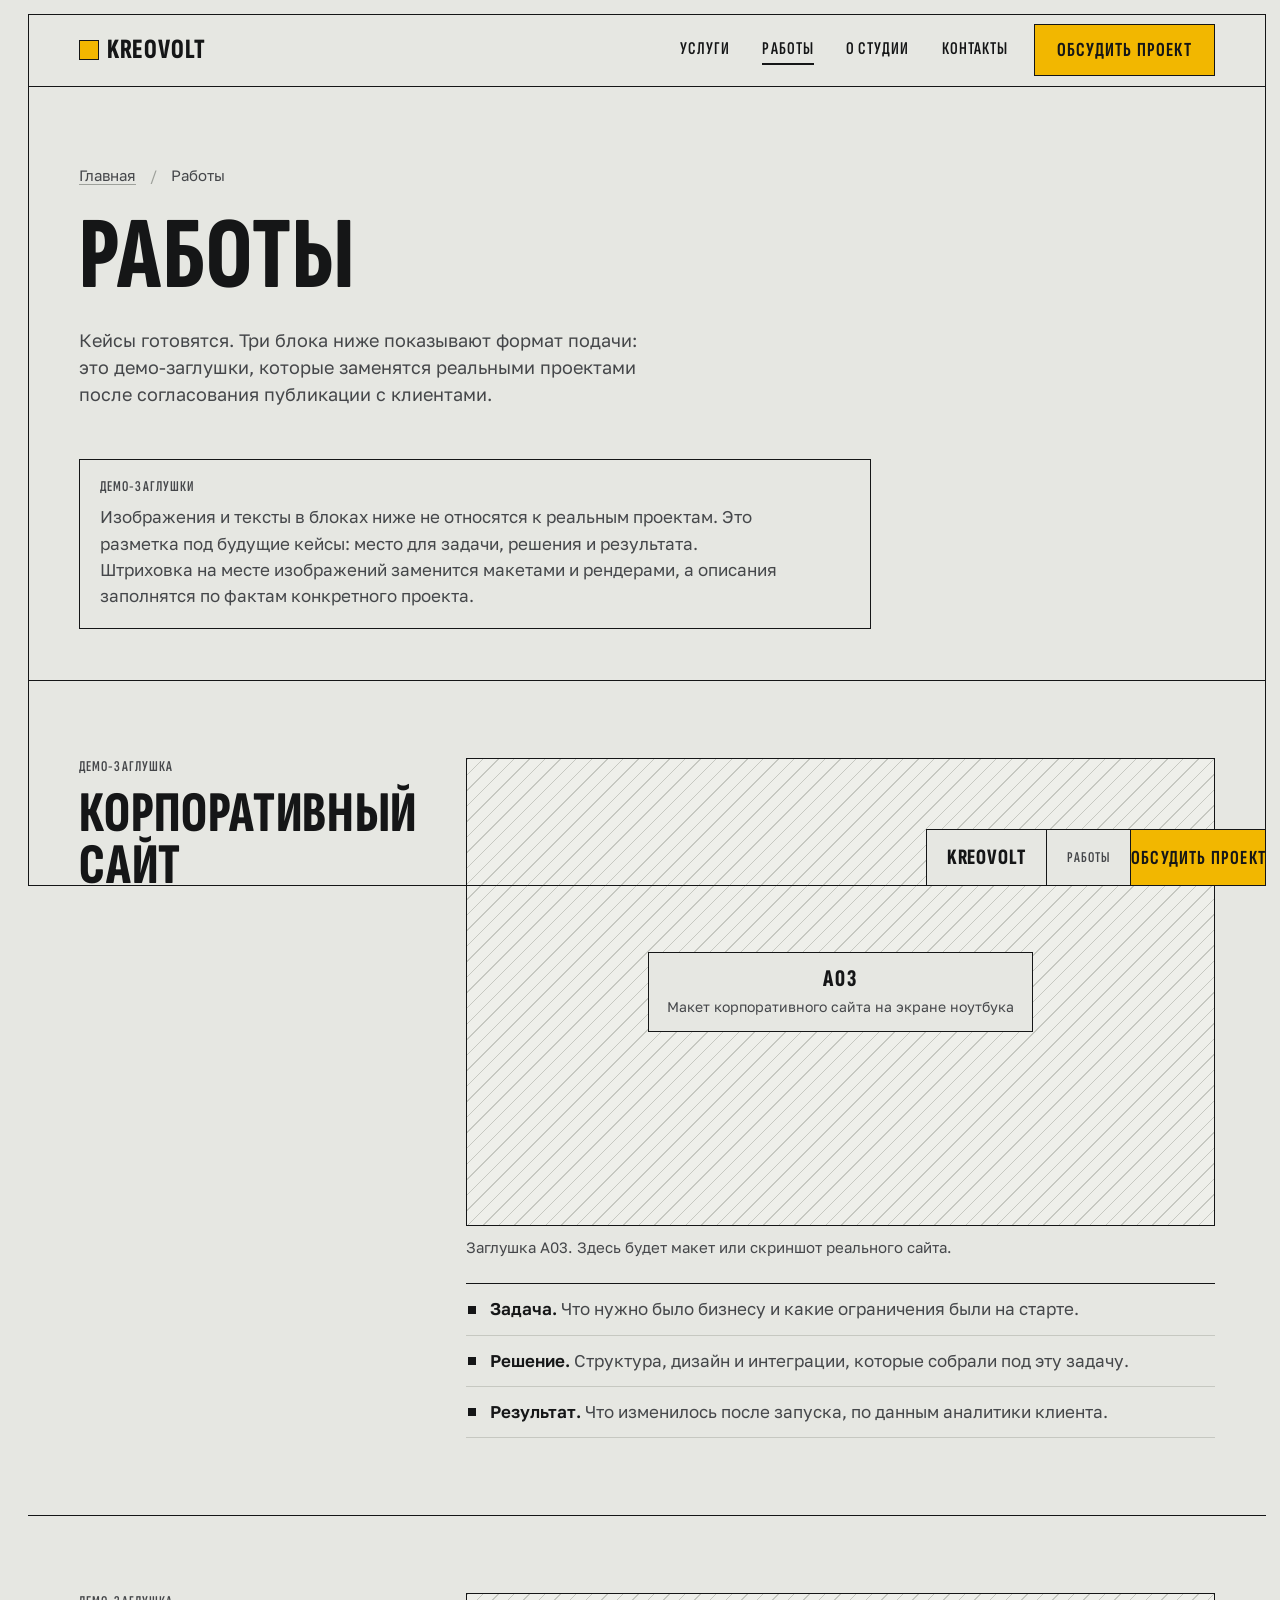
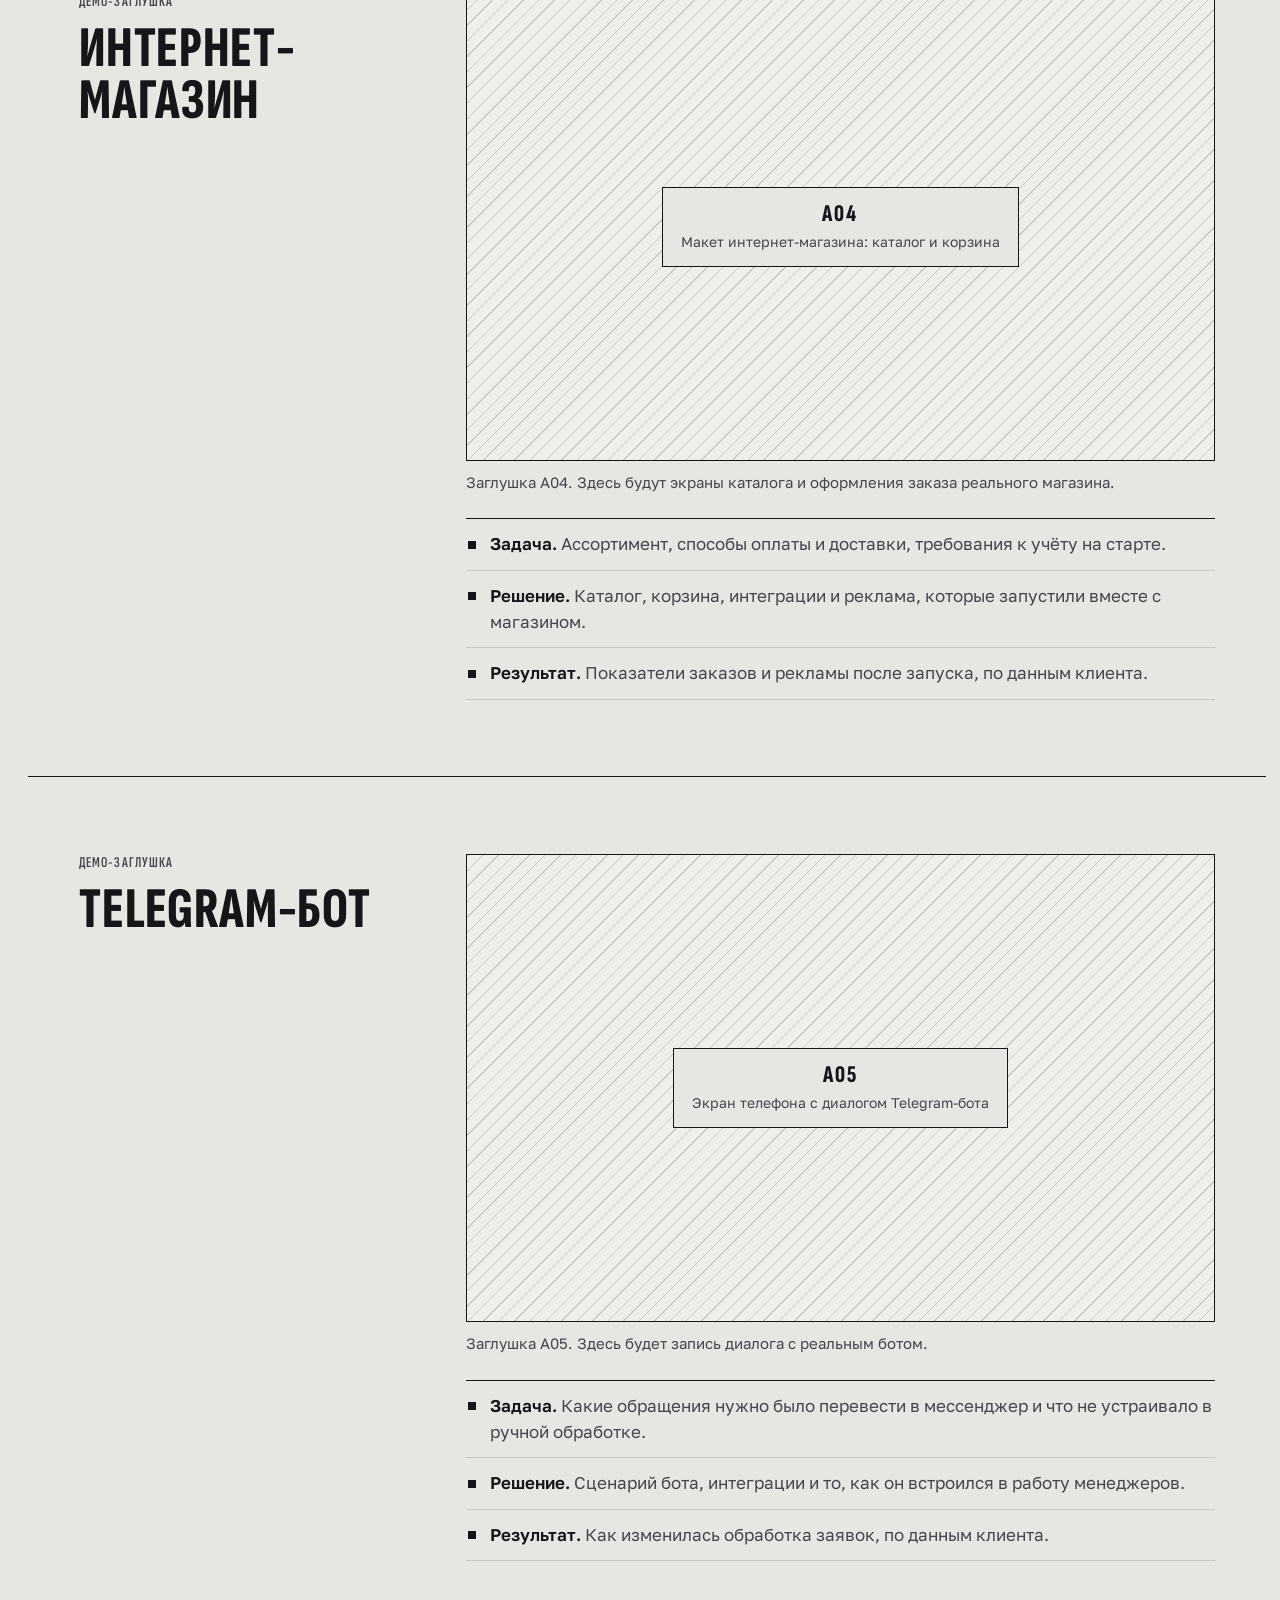
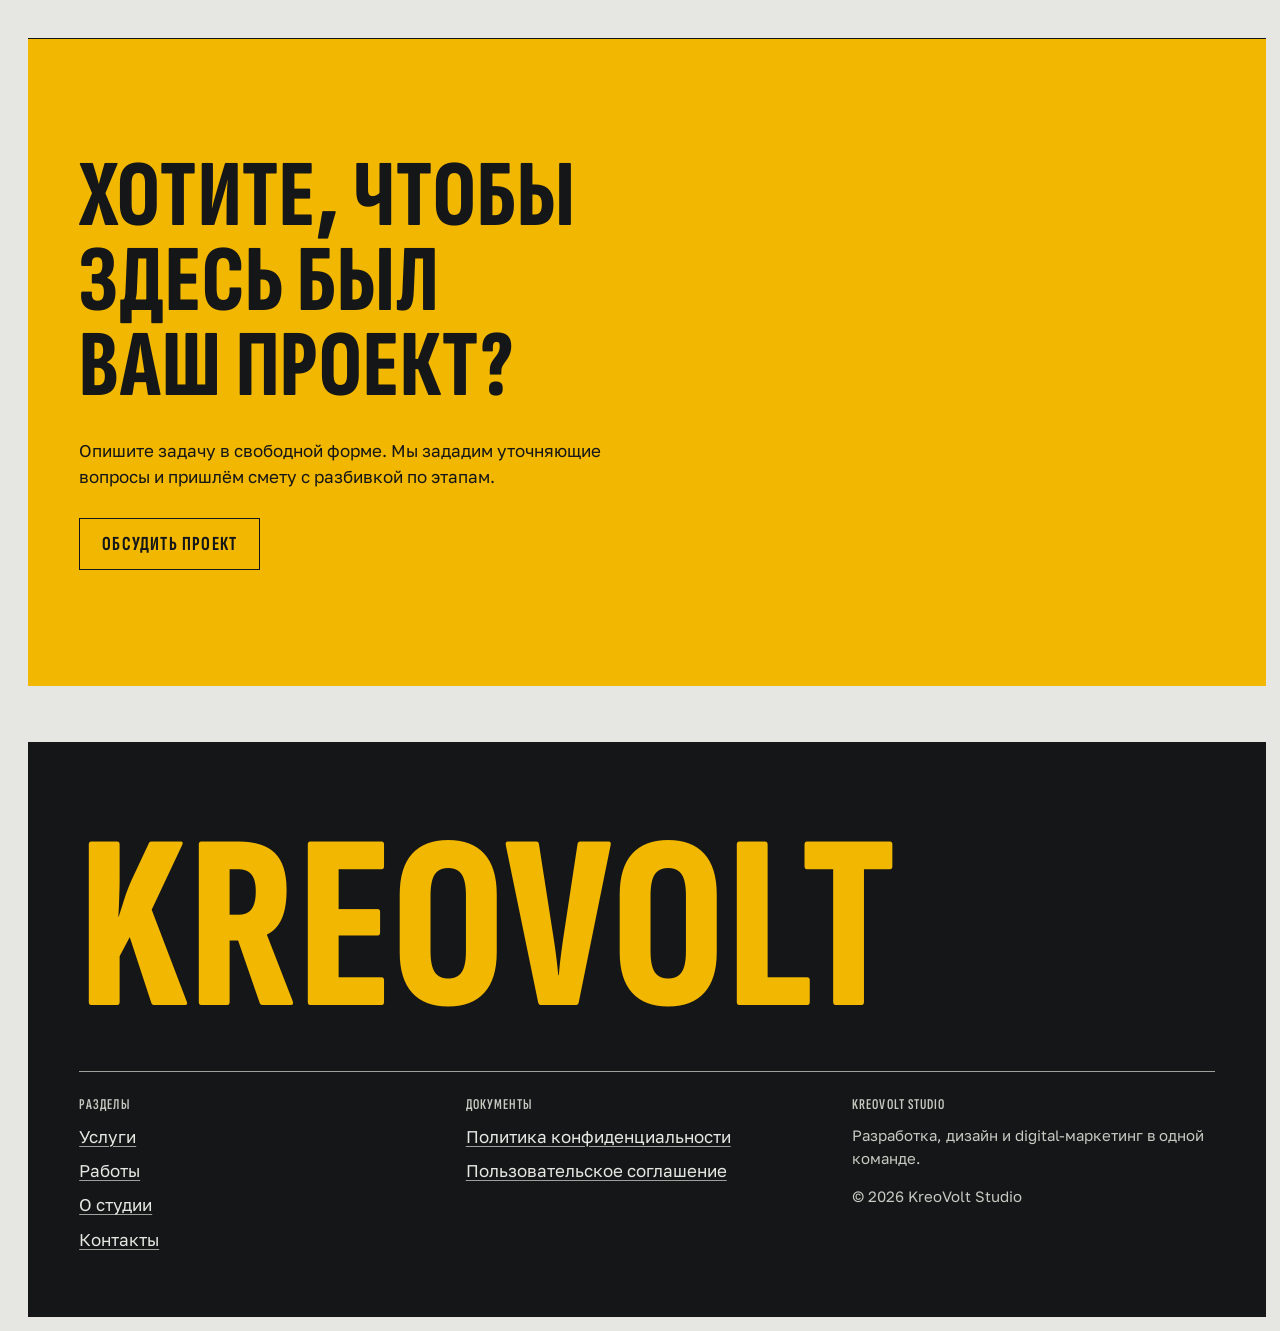
<file: work/index.html>
<!DOCTYPE html>
<html lang="ru">
<head>
<meta charset="utf-8">
<meta name="viewport" content="width=device-width, initial-scale=1">
<title>Работы KreoVolt Studio</title>
<meta name="description" content="Работы KreoVolt Studio. Кейсы готовятся: на странице показаны демо-заглушки для корпоративного сайта, интернет-магазина и Telegram-бота, которые будут заменены реальными проектами.">
<link rel="canonical" href="https://kidw3st.github.io/krevoltstudio/work/">
<meta property="og:type" content="website">
<meta property="og:locale" content="ru_RU">
<meta property="og:site_name" content="KreoVolt Studio">
<meta property="og:title" content="Работы KreoVolt Studio">
<meta property="og:description" content="Кейсы студии готовятся. Пока на странице демо-заглушки: корпоративный сайт, интернет-магазин, Telegram-бот. Без выдуманных результатов.">
<meta property="og:url" content="https://kidw3st.github.io/krevoltstudio/work/">
<meta property="og:image" content="https://kidw3st.github.io/krevoltstudio/assets/img/og.png">
<meta name="twitter:card" content="summary_large_image">
<meta name="theme-color" content="#e6e7e2">
<link rel="icon" href="../assets/img/favicon.svg" type="image/svg+xml">
<link rel="preload" href="../assets/fonts/sofia-xc-cyrillic.woff2" as="font" type="font/woff2" crossorigin>
<link rel="preload" href="../assets/fonts/golos-cyrillic.woff2" as="font" type="font/woff2" crossorigin>
<link rel="stylesheet" href="../assets/css/site.css">
<script>document.documentElement.classList.add("js");</script>
<script type="application/ld+json">
{
  "@context": "https://schema.org",
  "@type": "BreadcrumbList",
  "itemListElement": [
    { "@type": "ListItem", "position": 1, "name": "Главная", "item": "https://kidw3st.github.io/krevoltstudio/" },
    { "@type": "ListItem", "position": 2, "name": "Работы", "item": "https://kidw3st.github.io/krevoltstudio/work/" }
  ]
}
</script>
</head>
<body class="page page--work">
<a class="skip" href="#main">К содержанию</a>
<div class="sheet" aria-hidden="true"></div>

<header class="top">
  <div class="top__in">
    <a class="brand" href="../" aria-label="KreoVolt Studio, на главную">KreoVolt</a>
    <nav class="nav" id="nav" aria-label="Основная навигация">
      <ul class="nav__list">
        <li><a href="../services/">Услуги</a></li>
        <li><a href="../work/" aria-current="page">Работы</a></li>
        <li><a href="../about/">О студии</a></li>
        <li><a href="../contact/">Контакты</a></li>
      </ul>
    </nav>
    <a class="btn btn--primary top__cta" href="../contact/">Обсудить проект</a>
    <button class="btn menu-btn" type="button" aria-expanded="false" aria-controls="nav">Меню</button>
  </div>
</header>

<main id="main">

  <div class="wrap">
    <div class="page-head">
      <nav aria-label="Хлебные крошки">
        <ol class="crumbs">
          <li><a href="../">Главная</a></li>
          <li>Работы</li>
        </ol>
      </nav>
      <h1>Работы</h1>
      <p class="lead">Кейсы готовятся. Три блока ниже показывают формат подачи: это демо-заглушки, которые заменятся реальными проектами после согласования публикации с клиентами.</p>
    </div>
  </div>

  <div class="wrap">
    <div class="section__head">
      <div class="notice">
        <p class="label">Демо-заглушки</p>
        <p>Изображения и тексты в блоках ниже не относятся к реальным проектам. Это разметка под будущие кейсы: место для задачи, решения и результата. Штриховка на месте изображений заменится макетами и рендерами, а описания заполнятся по фактам конкретного проекта.</p>
      </div>
    </div>
  </div>

  <section class="svc" id="corporate-site">
    <div class="wrap grid">
      <div class="svc__title">
        <span class="svc__pos label">Демо-заглушка</span>
        <h2>Корпоративный сайт</h2>
      </div>
      <div class="svc__body">
        <figure class="ph" data-asset="A03" style="--ratio: 16 / 10">
          <div class="ph__box">
            <span class="ph__meta"><span class="ph__id">A03</span><span class="ph__desc">Макет корпоративного сайта на экране ноутбука</span></span>
          </div>
          <figcaption>Заглушка A03. Здесь будет макет или скриншот реального сайта.</figcaption>
        </figure>
        <ul class="svc__list">
          <li><b>Задача.</b> Что нужно было бизнесу и какие ограничения были на старте.</li>
          <li><b>Решение.</b> Структура, дизайн и интеграции, которые собрали под эту задачу.</li>
          <li><b>Результат.</b> Что изменилось после запуска, по данным аналитики клиента.</li>
        </ul>
      </div>
    </div>
  </section>

  <section class="svc" id="online-store">
    <div class="wrap grid">
      <div class="svc__title">
        <span class="svc__pos label">Демо-заглушка</span>
        <h2>Интернет-магазин</h2>
      </div>
      <div class="svc__body">
        <figure class="ph" data-asset="A04" style="--ratio: 16 / 10">
          <div class="ph__box">
            <span class="ph__meta"><span class="ph__id">A04</span><span class="ph__desc">Макет интернет-магазина: каталог и корзина</span></span>
          </div>
          <figcaption>Заглушка A04. Здесь будут экраны каталога и оформления заказа реального магазина.</figcaption>
        </figure>
        <ul class="svc__list">
          <li><b>Задача.</b> Ассортимент, способы оплаты и доставки, требования к учёту на старте.</li>
          <li><b>Решение.</b> Каталог, корзина, интеграции и реклама, которые запустили вместе с магазином.</li>
          <li><b>Результат.</b> Показатели заказов и рекламы после запуска, по данным клиента.</li>
        </ul>
      </div>
    </div>
  </section>

  <section class="svc" id="telegram-bot">
    <div class="wrap grid">
      <div class="svc__title">
        <span class="svc__pos label">Демо-заглушка</span>
        <h2>Telegram-бот</h2>
      </div>
      <div class="svc__body">
        <figure class="ph" data-asset="A05" style="--ratio: 16 / 10">
          <div class="ph__box">
            <span class="ph__meta"><span class="ph__id">A05</span><span class="ph__desc">Экран телефона с диалогом Telegram-бота</span></span>
          </div>
          <figcaption>Заглушка A05. Здесь будет запись диалога с реальным ботом.</figcaption>
        </figure>
        <ul class="svc__list">
          <li><b>Задача.</b> Какие обращения нужно было перевести в мессенджер и что не устраивало в ручной обработке.</li>
          <li><b>Решение.</b> Сценарий бота, интеграции и то, как он встроился в работу менеджеров.</li>
          <li><b>Результат.</b> Как изменилась обработка заявок, по данным клиента.</li>
        </ul>
      </div>
    </div>
  </section>

  <section class="section band">
    <div class="wrap">
      <p class="band__text display">Хотите, чтобы здесь был ваш проект?</p>
      <p class="band__sub">Опишите задачу в свободной форме. Мы зададим уточняющие вопросы и пришлём смету с разбивкой по этапам.</p>
      <p style="margin-top:28px"><a class="btn" href="../contact/">Обсудить проект</a></p>
    </div>
  </section>

</main>

<footer class="foot">
  <div class="wrap">
    <p class="foot__mark" aria-hidden="true">KreoVolt</p>
    <div class="foot__cols">
      <nav aria-label="Навигация в подвале">
        <p class="label">Разделы</p>
        <ul>
          <li><a href="../services/">Услуги</a></li>
          <li><a href="../work/">Работы</a></li>
          <li><a href="../about/">О студии</a></li>
          <li><a href="../contact/">Контакты</a></li>
        </ul>
      </nav>
      <div>
        <p class="label">Документы</p>
        <ul>
          <li><a href="../privacy/">Политика конфиденциальности</a></li>
          <li><a href="../terms/">Пользовательское соглашение</a></li>
        </ul>
      </div>
      <div>
        <p class="label">KreoVolt Studio</p>
        <p class="foot__copy">Разработка, дизайн и digital-маркетинг в одной команде.</p>
        <p class="foot__copy">© 2026 KreoVolt Studio</p>
      </div>
    </div>
  </div>
</footer>

<aside class="stamp" aria-label="Основная надпись">
  <a class="stamp__brand" href="../">KreoVolt</a>
  <span class="stamp__page label">Работы</span>
  <a class="btn btn--primary" href="../contact/">Обсудить проект</a>
</aside>

<script src="../assets/js/vendor/gsap.min.js" defer></script>
<script src="../assets/js/vendor/ScrollTrigger.min.js" defer></script>
<script src="../assets/js/site.js" defer></script>
</body>
</html>
</file>
<file: assets/css/site.css>
/* KreoVolt Studio. Один лист стилей на весь сайт.
   Мир: инженерный чертёж (лист, рамка, спецификация, схема). Цвет «под напряжением»: --volt. */

/* ---------- Шрифты (self-hosted) ---------- */
@font-face { font-family: "Sofia Sans Extra Condensed"; font-style: normal; font-weight: 400 900; font-display: swap; src: url("../fonts/sofia-xc-cyrillic-ext.woff2") format("woff2"); unicode-range: U+0460-052F, U+1C80-1C8A, U+20B4, U+2DE0-2DFF, U+A640-A69F, U+FE2E-FE2F; }
@font-face { font-family: "Sofia Sans Extra Condensed"; font-style: normal; font-weight: 400 900; font-display: swap; src: url("../fonts/sofia-xc-cyrillic.woff2") format("woff2"); unicode-range: U+0301, U+0400-045F, U+0490-0491, U+04B0-04B1, U+2116; }
@font-face { font-family: "Sofia Sans Extra Condensed"; font-style: normal; font-weight: 400 900; font-display: swap; src: url("../fonts/sofia-xc-latin-ext.woff2") format("woff2"); unicode-range: U+0100-02BA, U+02BD-02C5, U+02C7-02CC, U+02CE-02D7, U+02DD-02FF, U+0304, U+0308, U+0329, U+1D00-1DBF, U+1E00-1E9F, U+1EF2-1EFF, U+2020, U+20A0-20AB, U+20AD-20C0, U+2113, U+2C60-2C7F, U+A720-A7FF; }
@font-face { font-family: "Sofia Sans Extra Condensed"; font-style: normal; font-weight: 400 900; font-display: swap; src: url("../fonts/sofia-xc-latin.woff2") format("woff2"); unicode-range: U+0000-00FF, U+0131, U+0152-0153, U+02BB-02BC, U+02C6, U+02DA, U+02DC, U+0304, U+0308, U+0329, U+2000-206F, U+20AC, U+2122, U+2191, U+2193, U+2212, U+2215, U+FEFF, U+FFFD; }
@font-face { font-family: "Golos Text"; font-style: normal; font-weight: 400 700; font-display: swap; src: url("../fonts/golos-cyrillic-ext.woff2") format("woff2"); unicode-range: U+0460-052F, U+1C80-1C8A, U+20B4, U+2DE0-2DFF, U+A640-A69F, U+FE2E-FE2F; }
@font-face { font-family: "Golos Text"; font-style: normal; font-weight: 400 700; font-display: swap; src: url("../fonts/golos-cyrillic.woff2") format("woff2"); unicode-range: U+0301, U+0400-045F, U+0490-0491, U+04B0-04B1, U+2116; }
@font-face { font-family: "Golos Text"; font-style: normal; font-weight: 400 700; font-display: swap; src: url("../fonts/golos-latin-ext.woff2") format("woff2"); unicode-range: U+0100-02BA, U+02BD-02C5, U+02C7-02CC, U+02CE-02D7, U+02DD-02FF, U+0304, U+0308, U+0329, U+1D00-1DBF, U+1E00-1E9F, U+1EF2-1EFF, U+2020, U+20A0-20AB, U+20AD-20C0, U+2113, U+2C60-2C7F, U+A720-A7FF; }
@font-face { font-family: "Golos Text"; font-style: normal; font-weight: 400 700; font-display: swap; src: url("../fonts/golos-latin.woff2") format("woff2"); unicode-range: U+0000-00FF, U+0131, U+0152-0153, U+02BB-02BC, U+02C6, U+02DA, U+02DC, U+0304, U+0308, U+0329, U+2000-206F, U+20AC, U+2122, U+2191, U+2193, U+2212, U+2215, U+FEFF, U+FFFD; }

/* ---------- Токены ---------- */
:root {
  --ground: #e6e7e2;
  --sheet: #eeefea;
  --ink: #151617;
  --ink-2: #45474a;
  --ink-3: #6a6d70;
  --line: #c6c8c1;
  --line-2: #9ea19b;
  --volt: #f2b700;
  --f-display: "Sofia Sans Extra Condensed", "Arial Narrow", "Roboto Condensed", sans-serif;
  --f-body: "Golos Text", "Segoe UI", Roboto, Arial, sans-serif;
  --frame: 10px;
  --frame-l: 10px;
  --pad: clamp(20px, 4vw, 56px);
  --gutter: 24px;
  --max: 1360px;
  --top-h: 64px;
  --stamp-h: 0px;
  --ease: cubic-bezier(.16, 1, .3, 1);
  --sec-y: clamp(56px, 8vw, 112px);
  color-scheme: light;
}
@media (min-width: 1024px) {
  :root { --frame: 14px; --frame-l: 28px; --top-h: 72px; --stamp-h: 56px; }
}

/* ---------- База ---------- */
*, *::before, *::after { box-sizing: border-box; }
html { -webkit-text-size-adjust: 100%; scrollbar-color: var(--ink) var(--ground); scrollbar-width: thin; }
@media (prefers-reduced-motion: no-preference) { html { scroll-behavior: smooth; } }
body {
  margin: 0;
  padding: var(--frame) var(--frame) var(--frame) var(--frame-l);
  background: var(--ground);
  color: var(--ink);
  font: 400 1.0625rem/1.55 var(--f-body);
  caret-color: var(--ink);
  -webkit-font-smoothing: antialiased;
  min-height: 100vh;
}
::selection { background: var(--volt); color: var(--ink); }
:focus-visible { outline: 2px solid var(--ink); outline-offset: 2px; }
img, svg { display: block; max-width: 100%; }
a { color: inherit; text-decoration-color: var(--line-2); text-decoration-thickness: 1px; text-underline-offset: .18em; }
a:hover { text-decoration-color: currentColor; }
p { margin: 0 0 1em; max-width: 62ch; }
p:last-child { margin-bottom: 0; }
strong { font-weight: 600; }
mark { background: var(--volt); color: var(--ink); padding: 0 .06em; -webkit-box-decoration-break: clone; box-decoration-break: clone; }
button { font: inherit; color: inherit; }
::-webkit-scrollbar { width: 10px; height: 10px; }
::-webkit-scrollbar-track { background: var(--ground); }
::-webkit-scrollbar-thumb { background: var(--ink); }

.visually-hidden { position: absolute !important; width: 1px; height: 1px; margin: -1px; padding: 0; overflow: hidden; clip: rect(0 0 0 0); white-space: nowrap; border: 0; }
.skip { position: absolute; left: var(--pad); top: -100px; z-index: 100; background: var(--ink); color: var(--ground); padding: 10px 14px; font-family: var(--f-display); text-transform: uppercase; letter-spacing: .05em; text-decoration: none; }
.skip:focus { top: calc(var(--frame) + 8px); }

/* ---------- Типографика ---------- */
h1, h2, h3, h4, .display {
  font-family: var(--f-display);
  font-weight: 800;
  text-transform: uppercase;
  line-height: .9;
  letter-spacing: .012em;
  margin: 0;
  text-wrap: balance;
}
h1 { font-size: clamp(3.25rem, 7.2vw, 6.5rem); }
h2 { font-size: clamp(2.75rem, 6vw, 5.25rem); }
h3 { font-size: clamp(1.5rem, 2.4vw, 2rem); font-weight: 700; letter-spacing: .02em; line-height: .95; }
h4 { font-size: 1.25rem; font-weight: 700; letter-spacing: .04em; }
.lead { font-size: clamp(1.125rem, 1.4vw, 1.3125rem); line-height: 1.5; }
.label {
  font-family: var(--f-display);
  font-weight: 600;
  text-transform: uppercase;
  letter-spacing: .07em;
  font-size: .9375rem;
  line-height: 1.2;
  color: var(--ink-2);
}
.muted { color: var(--ink-2); }
.num { font-family: var(--f-display); font-weight: 600; letter-spacing: .04em; font-variant-numeric: tabular-nums; }

/* ---------- Каркас листа ---------- */
.wrap { width: min(100% - var(--pad) * 2, var(--max)); margin-inline: auto; }
.grid { display: grid; grid-template-columns: repeat(12, minmax(0, 1fr)); column-gap: var(--gutter); }
.sheet {
  position: fixed;
  inset: var(--frame) var(--frame) var(--frame) var(--frame-l);
  border: 1px solid var(--ink);
  pointer-events: none;
  z-index: 60;
}
main { display: block; padding-bottom: var(--stamp-h); }
.section { border-top: 1px solid var(--ink); padding: var(--sec-y) 0; }
.section__head { margin-bottom: clamp(32px, 4vw, 56px); }
.section__head .lead { margin-top: 20px; max-width: 56ch; color: var(--ink-2); }
.cols-2 { display: grid; gap: clamp(24px, 4vw, 56px) var(--gutter); }
@media (min-width: 900px) { .cols-2 { grid-template-columns: 1fr 1fr; } }

/* ---------- Шапка ---------- */
.top {
  position: sticky;
  top: var(--frame);
  z-index: 40;
  background: var(--ground);
  border-bottom: 1px solid var(--ink);
}
.top__in {
  display: flex;
  align-items: center;
  gap: clamp(16px, 2vw, 32px);
  height: var(--top-h);
  width: min(100% - var(--pad) * 2, var(--max));
  margin-inline: auto;
}
.brand {
  display: inline-flex;
  align-items: center;
  gap: .5rem;
  font-family: var(--f-display);
  font-weight: 800;
  font-size: 1.75rem;
  letter-spacing: .03em;
  text-transform: uppercase;
  text-decoration: none;
  line-height: 1;
}
.brand::before { content: ""; width: .7em; height: .7em; background: var(--volt); border: 1px solid var(--ink); }
.nav { margin-left: auto; }
.nav__list { list-style: none; margin: 0; padding: 0; display: flex; gap: clamp(16px, 2.5vw, 36px); }
.nav__list a {
  display: inline-block;
  font-family: var(--f-display);
  font-weight: 600;
  text-transform: uppercase;
  letter-spacing: .06em;
  font-size: 1.125rem;
  line-height: 1;
  text-decoration: none;
  padding: .35rem 0 .3rem;
  border-bottom: 2px solid transparent;
}
.nav__list a:hover, .nav__list a[aria-current="page"] { border-bottom-color: var(--ink); }
.btn.menu-btn { display: none; }
@media (max-width: 899px) {
  .nav {
    position: absolute; left: 0; right: 0; top: 100%;
    background: var(--ground);
    border-bottom: 1px solid var(--ink);
    display: none;
  }
  .top.is-open .nav { display: block; }
  .nav__list { flex-direction: column; gap: 0; padding: 4px var(--pad) 12px; }
  .nav__list a { display: block; font-size: 2rem; padding: 14px 0; border-bottom: 1px solid var(--line); }
  .nav__list li:last-child a { border-bottom: 0; }
  .nav__list a[aria-current="page"] { border-bottom: 1px solid var(--line); background: var(--volt); padding-left: 8px; }
  .btn.top__cta { display: none; }
  .btn.menu-btn { display: inline-flex; margin-left: auto; height: 40px; padding: 0 14px; font-size: 1.0625rem; }
  .top.is-open .menu-btn { background: var(--ink); color: var(--ground); }
}

/* ---------- Кнопки ---------- */
.btn {
  display: inline-flex;
  align-items: center;
  justify-content: center;
  height: 52px;
  padding: 0 22px;
  border: 1px solid var(--ink);
  background: transparent;
  color: var(--ink);
  font-family: var(--f-display);
  font-weight: 700;
  font-size: 1.25rem;
  letter-spacing: .06em;
  text-transform: uppercase;
  text-decoration: none;
  line-height: 1;
  cursor: pointer;
  white-space: nowrap;
  border-radius: 0;
  -webkit-appearance: none;
  appearance: none;
}
.btn--primary { background: var(--volt); }
.btn--primary:hover { background: var(--ink); color: var(--volt); }
.btn:not(.btn--primary):hover { background: var(--ink); color: var(--ground); }
.btn:active { transform: translateY(1px); }
.btn[disabled], .btn.is-busy { opacity: .55; cursor: progress; }
.link {
  font-family: var(--f-display);
  font-weight: 700;
  text-transform: uppercase;
  letter-spacing: .06em;
  font-size: 1.125rem;
  text-decoration: none;
  border-bottom: 2px solid var(--ink);
  padding-bottom: 2px;
}
.link:hover { background: var(--volt); }

/* ---------- Hero ---------- */
.hero { padding: clamp(36px, 6vw, 80px) 0 clamp(48px, 7vw, 104px); }
.hero .grid { align-items: start; row-gap: 40px; }
.hero__copy { grid-column: 1 / -1; }
.hero__scheme { grid-column: 1 / -1; margin: 0; }
@media (min-width: 900px) {
  .hero__copy { grid-column: 1 / span 7; padding-top: 12px; }
  .hero__scheme { grid-column: 8 / span 5; }
}
.hero__lead { margin: 28px 0 32px; max-width: 46ch; }
.hero__actions { display: flex; flex-wrap: wrap; gap: 12px; }
.hero__scheme figcaption { font-size: .9375rem; color: var(--ink-2); margin-top: 10px; max-width: 48ch; }

/* Схема Э3 */
.scheme { width: 100%; max-width: 480px; height: auto; border: 1px solid var(--ink); background: var(--sheet); }
.scheme text { font-family: var(--f-display); font-weight: 700; text-transform: uppercase; letter-spacing: .04em; fill: var(--ink); }
.scheme .t-big { font-size: 27px; }
.scheme .t-des { font-size: 13px; font-weight: 600; fill: var(--ink-3); }
.scheme .t-cap { font-size: 12px; font-weight: 600; letter-spacing: .1em; fill: var(--ink-3); }
.scheme .base { stroke: var(--ink); stroke-width: 2; fill: none; stroke-linecap: square; }
.scheme .sym { stroke: var(--ink); stroke-width: 2.25; fill: none; stroke-linecap: round; }
.scheme .live { stroke: var(--volt); stroke-width: 7; fill: none; stroke-linecap: butt; }
.scheme .sw { stroke: var(--ink); stroke-width: 2.5; stroke-linecap: round; }
.scheme .node { fill: var(--volt); stroke: var(--ink); stroke-width: 2; }
.scheme .pin { fill: var(--sheet); stroke: var(--ink); stroke-width: 2; }
.scheme .src { fill: var(--volt); stroke: var(--ink); stroke-width: 2; }
.scheme .lamp-fill { fill: var(--volt); stroke: var(--ink); stroke-width: 2; }
html.js .scheme:not(.is-live):not(.is-anim) .live { opacity: 0; }
html.js .scheme:not(.is-live):not(.is-anim) .node,
html.js .scheme:not(.is-live):not(.is-anim) .lamp-fill { fill: var(--sheet); }

/* ---------- Спецификация (состав работ) ---------- */
.spec__group {
  display: grid;
  grid-template-columns: repeat(12, minmax(0, 1fr));
  column-gap: var(--gutter);
  border-top: 1px solid var(--ink);
  padding: 20px 0 8px;
}
.spec__gtitle {
  grid-column: 1 / -1;
  font-size: 1.125rem;
  letter-spacing: .08em;
  color: var(--ink-2);
  font-weight: 700;
  margin-bottom: 8px;
}
.spec__rows { grid-column: 1 / -1; list-style: none; margin: 0; padding: 0; }
.spec__row {
  display: grid;
  grid-template-columns: 44px minmax(0, 1fr);
  grid-template-areas: "pos name" "pos desc";
  column-gap: 12px;
  padding: 16px 0;
  border-top: 1px solid var(--line);
}
.spec__row:first-child { border-top: 0; }
.spec__pos { grid-area: pos; padding-top: .35em; font-size: 1.0625rem; color: var(--ink-3); }
.spec__name {
  grid-area: name;
  font-family: var(--f-display);
  font-weight: 700;
  text-transform: uppercase;
  font-size: clamp(1.625rem, 2.3vw, 2rem);
  letter-spacing: .02em;
  line-height: 1;
  text-decoration: none;
  justify-self: start;
}
.spec__name:hover { background: var(--volt); }
.spec__desc { grid-area: desc; margin: 6px 0 0; color: var(--ink-2); max-width: 60ch; }
@media (min-width: 900px) {
  .spec__group { padding: 28px 0 12px; }
  .spec__gtitle { grid-column: 1 / span 3; position: sticky; top: calc(var(--top-h) + var(--frame) + 28px); align-self: start; margin: .2em 0 0; }
  .spec__rows { grid-column: 4 / span 9; }
  .spec__row { grid-template-columns: 56px minmax(0, 5fr) minmax(0, 6fr); grid-template-areas: "pos name desc"; column-gap: var(--gutter); padding: 22px 0; }
  .spec__desc { margin: .3em 0 0; }
}

/* ---------- Порядок работ (рельс) ---------- */
.proc__steps {
  list-style: none;
  margin: clamp(32px, 4vw, 56px) 0 0;
  padding: 0;
  position: relative;
  display: grid;
  gap: 32px;
}
.proc__steps::before { content: ""; position: absolute; background: var(--line-2); top: 0; bottom: 0; left: 11px; width: 2px; }
.proc__fill { position: absolute; background: var(--volt); top: 0; bottom: 0; left: 9px; width: 6px; transform-origin: top left; }
html.js .proc__steps:not(.is-static) .proc__fill { transform: scale(0); }
.proc__step { position: relative; padding-left: 44px; }
.proc__node {
  position: absolute; left: 4px; top: 6px;
  width: 16px; height: 16px;
  border: 2px solid var(--ink);
  border-radius: 50%;
  background: var(--ground);
}
.proc__step.is-live .proc__node { background: var(--volt); }
.proc__num { display: block; font-family: var(--f-display); font-weight: 800; font-size: 2.75rem; line-height: 1; color: var(--ink-3); letter-spacing: .02em; }
.proc__step.is-live .proc__num { color: var(--ink); }
.proc__step h3 { margin: 10px 0 12px; }
.proc__step p { color: var(--ink-2); font-size: 1rem; max-width: 40ch; }
.proc__out { color: var(--ink); }
.proc__out b { font-family: var(--f-display); font-weight: 700; text-transform: uppercase; letter-spacing: .06em; font-size: .9375rem; display: block; margin-bottom: 4px; }
@media (min-width: 900px) {
  .proc__steps { grid-template-columns: repeat(5, minmax(0, 1fr)); column-gap: var(--gutter); padding-top: 44px; }
  .proc__steps::before { top: 7px; bottom: auto; left: 0; right: 0; width: auto; height: 2px; }
  .proc__fill { top: 5px; bottom: auto; left: 0; right: 0; width: auto; height: 6px; }
  .proc__step { padding-left: 0; }
  .proc__node { left: 0; top: -44px; }
  .proc__step p { max-width: none; }
}

/* ---------- Работы (лента) ---------- */
.work__head { display: flex; align-items: flex-end; justify-content: space-between; gap: 24px; flex-wrap: wrap; margin-bottom: clamp(28px, 4vw, 48px); }
.strip {
  display: grid;
  grid-auto-flow: column;
  grid-auto-columns: min(84vw, 440px);
  gap: var(--gutter);
  overflow-x: auto;
  overscroll-behavior-x: contain;
  scroll-snap-type: x mandatory;
  padding-bottom: 14px;
  scrollbar-width: thin;
}
@media (min-width: 900px) { .strip { grid-auto-columns: minmax(0, calc((100% - var(--gutter) * 2) / 2.35)); } }
.case { scroll-snap-align: start; }
.case h3 { margin: 18px 0 8px; }
.case p { color: var(--ink-2); font-size: 1rem; }
.case .label { margin-top: 14px; display: block; }

/* ---------- Заглушки изображений ---------- */
.ph { margin: 0; }
.ph__box {
  position: relative;
  aspect-ratio: var(--ratio, 4 / 3);
  border: 1px solid var(--ink);
  background-color: var(--sheet);
  background-image: repeating-linear-gradient(-45deg, transparent 0 10px, var(--line) 10px 11px);
  overflow: hidden;
  display: grid;
  place-items: center;
}
.ph__img { position: absolute; inset: 0; width: 100%; height: 100%; object-fit: cover; opacity: 0; }
.ph.is-loaded .ph__img { opacity: 1; }
.ph.is-loaded .ph__box { background-image: none; }
.ph.is-loaded .ph__meta { display: none; }
.ph__meta { position: relative; text-align: center; padding: 14px 18px; background: var(--ground); border: 1px solid var(--ink); max-width: 82%; }
.ph__id { display: block; font-family: var(--f-display); font-weight: 800; font-size: 1.5rem; letter-spacing: .08em; line-height: 1; }
.ph__desc { display: block; font-size: .875rem; line-height: 1.4; color: var(--ink-2); margin-top: 6px; }
.ph figcaption { font-size: .9375rem; color: var(--ink-2); margin-top: 10px; }

/* ---------- Полоса утверждения ---------- */
.band { background: var(--volt); color: var(--ink); border-top: 1px solid var(--ink); padding: clamp(56px, 9vw, 128px) 0; }
.band__text { font-size: clamp(2.75rem, 7.4vw, 7rem); max-width: 15ch; }
.band__sub { margin-top: 28px; max-width: 54ch; font-size: clamp(1.0625rem, 1.3vw, 1.25rem); }

/* ---------- Вопросы ---------- */
.faq__head { grid-column: 1 / -1; margin-bottom: 24px; }
.faq__list { grid-column: 1 / -1; margin: 0; border-top: 1px solid var(--ink); }
.faq__item { border-bottom: 1px solid var(--line); }
.faq__item summary {
  list-style: none;
  cursor: pointer;
  display: grid;
  grid-template-columns: minmax(0, 1fr) 20px;
  gap: 24px;
  align-items: center;
  padding: 20px 0;
  font-family: var(--f-display);
  font-weight: 700;
  font-size: clamp(1.5rem, 2.1vw, 1.875rem);
  letter-spacing: .015em;
  line-height: 1.05;
}
.faq__item summary::-webkit-details-marker { display: none; }
.faq__item summary:hover { background: var(--volt); }
.faq__mark { position: relative; width: 20px; height: 20px; }
.faq__mark::before, .faq__mark::after { content: ""; position: absolute; background: var(--ink); }
.faq__mark::before { left: 0; right: 0; top: 9px; height: 2px; }
.faq__mark::after { top: 0; bottom: 0; left: 9px; width: 2px; }
.faq__item[open] .faq__mark::after { display: none; }
.faq__body { padding: 0 44px 24px 0; color: var(--ink-2); }
@media (min-width: 900px) {
  .faq__head { grid-column: 1 / span 4; margin-bottom: 0; position: sticky; top: calc(var(--top-h) + var(--frame) + 28px); align-self: start; }
  .faq__list { grid-column: 5 / span 8; }
}

/* ---------- Форма и контакты ---------- */
.contact .grid { row-gap: 48px; }
.contact__form { grid-column: 1 / -1; }
.contact__aside { grid-column: 1 / -1; }
@media (min-width: 900px) {
  .contact__form { grid-column: 1 / span 7; }
  .contact__aside { grid-column: 9 / span 4; }
}
.form { display: grid; gap: 20px; margin-top: 32px; }
.field { display: grid; gap: 8px; }
.field > label { font-family: var(--f-display); font-weight: 600; text-transform: uppercase; letter-spacing: .07em; font-size: .9375rem; }
.field input, .field textarea {
  width: 100%;
  border: 1px solid var(--ink);
  border-radius: 0;
  background: var(--sheet);
  color: var(--ink);
  font: inherit;
  padding: 14px 16px;
  -webkit-appearance: none;
  appearance: none;
}
.field input::placeholder, .field textarea::placeholder { color: var(--ink-3); }
.field textarea { min-height: 150px; resize: vertical; }
.field__hint { font-size: .875rem; color: var(--ink-2); }
.field--check { grid-template-columns: 20px minmax(0, 1fr); gap: 12px; align-items: start; }
.field--check input { width: 20px; height: 20px; margin: 3px 0 0; accent-color: var(--ink); }
.field--check label { font-family: var(--f-body); text-transform: none; letter-spacing: 0; font-weight: 400; font-size: .9375rem; color: var(--ink-2); }
.form__actions { display: flex; align-items: center; gap: 16px; flex-wrap: wrap; }
.form__note { font-size: .9375rem; color: var(--ink-2); }
.form__note.is-error { color: var(--ink); background: var(--volt); padding: 8px 12px; }
.form__note.is-ok { color: var(--ink); border: 1px solid var(--ink); padding: 8px 12px; }
.contacts { list-style: none; padding: 0; margin: 24px 0 0; border-top: 1px solid var(--ink); }
.contacts li { display: grid; grid-template-columns: 96px minmax(0, 1fr); gap: 16px; padding: 14px 0; border-bottom: 1px solid var(--line); align-items: baseline; }
.contacts a { font-family: var(--f-display); font-weight: 700; font-size: 1.5rem; line-height: 1; text-decoration: none; overflow-wrap: anywhere; }
.contacts a:hover { background: var(--volt); }
.brief-list { margin: 16px 0 0; padding: 0 0 0 1.1em; }
.brief-list li { margin: .35em 0; color: var(--ink-2); }
.brief-list li::marker { color: var(--ink); }

/* ---------- Футер ---------- */
.foot { background: var(--ink); color: var(--ground); padding: clamp(48px, 7vw, 96px) 0 clamp(36px, 5vw, 64px); }
.foot__mark {
  font-family: var(--f-display);
  font-weight: 800;
  text-transform: uppercase;
  font-size: clamp(5rem, 19.5vw, 19.5rem);
  line-height: .8;
  letter-spacing: .01em;
  color: var(--volt);
  margin: 0 0 40px;
  overflow-wrap: anywhere;
}
.foot__cols { display: grid; gap: 28px var(--gutter); border-top: 1px solid var(--line-2); padding-top: 24px; }
@media (min-width: 900px) { .foot__cols { grid-template-columns: 1fr 1fr 1fr; } }
.foot ul { list-style: none; margin: 0; padding: 0; display: grid; gap: 8px; }
.foot a { color: inherit; text-decoration-color: var(--line-2); }
.foot a:hover { text-decoration-color: var(--volt); }
.foot .label { color: var(--line); margin-bottom: 10px; }
.foot__copy { color: var(--line); font-size: .9375rem; }

/* ---------- Основная надпись (штамп) ---------- */
.stamp { display: none; }
@media (min-width: 1024px) {
  .stamp {
    display: grid;
    grid-template-columns: auto auto auto;
    position: fixed;
    right: var(--frame);
    bottom: var(--frame);
    z-index: 55;
    background: var(--ground);
    border-top: 1px solid var(--ink);
    border-left: 1px solid var(--ink);
  }
  .stamp > * { display: flex; align-items: center; height: var(--stamp-h); padding: 0 20px; border-right: 1px solid var(--ink); }
  .stamp > :last-child { border-right: 0; padding: 0; }
  .stamp__brand { font-family: var(--f-display); font-weight: 800; font-size: 1.375rem; letter-spacing: .04em; text-transform: uppercase; text-decoration: none; }
  .stamp__page { color: var(--ink-2); }
  .stamp .btn { height: var(--stamp-h); border: 0; border-left: 0; }
}

/* ---------- Внутренние страницы ---------- */
.page-head { padding: clamp(40px, 6vw, 88px) 0 clamp(32px, 4vw, 56px); }
.page-head h1 { font-size: clamp(3rem, 8vw, 7rem); }
.page-head .lead { margin-top: 24px; max-width: 52ch; color: var(--ink-2); }
.crumbs { list-style: none; margin: 0 0 24px; padding: 0; display: flex; flex-wrap: wrap; gap: 6px 14px; font-size: .9375rem; color: var(--ink-2); }
.crumbs a { text-decoration: none; border-bottom: 1px solid var(--line-2); }
.crumbs a:hover { border-bottom-color: var(--ink); }
.crumbs li + li::before { content: "/"; margin-right: 14px; color: var(--line-2); }

.svc { border-top: 1px solid var(--ink); padding: clamp(40px, 6vw, 80px) 0; scroll-margin-top: calc(var(--top-h) + var(--frame) + 8px); }
.svc .grid { row-gap: 24px; }
.svc__title { grid-column: 1 / -1; }
.svc__body { grid-column: 1 / -1; }
@media (min-width: 900px) {
  .svc__title { grid-column: 1 / span 4; position: sticky; top: calc(var(--top-h) + var(--frame) + 28px); align-self: start; }
  .svc__body { grid-column: 5 / span 8; }
}
.svc__pos { display: block; margin-bottom: 12px; }
.svc h2 { font-size: clamp(2.25rem, 4.5vw, 3.75rem); }
.svc__body .lead { color: var(--ink); }
.svc__list { list-style: none; padding: 0; margin: 24px 0 0; border-top: 1px solid var(--ink); }
.svc__list li { position: relative; padding: 12px 0 12px 24px; border-bottom: 1px solid var(--line); color: var(--ink-2); }
.svc__list li::before { content: ""; position: absolute; left: 2px; top: calc(12px + .55em); width: 8px; height: 8px; background: var(--ink); }
.svc__list b { color: var(--ink); font-weight: 600; }
.svc__for { margin-top: 24px; }
.svc__for .label { margin-bottom: 6px; }

.prose { max-width: 72ch; }
.prose h2 { font-size: clamp(1.75rem, 3vw, 2.5rem); margin: 2.2em 0 .6em; }
.prose h2:first-child { margin-top: 0; }
.prose h3 { margin: 1.6em 0 .5em; }
.prose ol, .prose ul { padding-left: 1.4em; margin: 0 0 1em; }
.prose ul { list-style: square; }
.prose li { margin: .4em 0; }
.prose li::marker { color: var(--ink); }
.prose table { border-collapse: collapse; width: 100%; margin: 0 0 1.5em; font-size: .9375rem; }
.prose th, .prose td { border: 1px solid var(--line); padding: 10px 12px; text-align: left; vertical-align: top; }
.prose th { font-family: var(--f-display); font-weight: 700; text-transform: uppercase; letter-spacing: .05em; font-size: .9375rem; }
.notice { border: 1px solid var(--ink); padding: 18px 20px; max-width: 72ch; }
.notice .label { margin-bottom: 8px; }
.notice p { color: var(--ink-2); }
.doc-meta { display: flex; flex-wrap: wrap; gap: 8px 28px; margin: 0 0 32px; color: var(--ink-2); font-size: .9375rem; }

.team { list-style: none; margin: 0; padding: 0; display: grid; gap: var(--gutter); }
@media (min-width: 700px) { .team { grid-template-columns: 1fr 1fr; } }
@media (min-width: 1100px) { .team { grid-template-columns: 1fr 1fr 1fr 1fr; } }
.team h3 { margin: 14px 0 6px; font-size: 1.5rem; }
.team p { font-size: 1rem; color: var(--ink-2); }

.principles { list-style: none; margin: 0; padding: 0; border-top: 1px solid var(--ink); }
.principles li { display: grid; grid-template-columns: 56px minmax(0, 1fr); gap: var(--gutter); padding: 22px 0; border-bottom: 1px solid var(--line); }
.principles .num { color: var(--ink-3); font-size: 1.25rem; padding-top: .3em; }
.principles h3 { margin-bottom: 8px; }
.principles p { color: var(--ink-2); }

.err { padding: clamp(48px, 8vw, 120px) 0; }
.err h1 { font-size: clamp(4rem, 14vw, 12rem); }
.err .lead { margin: 24px 0 32px; color: var(--ink-2); }

/* ---------- Появление слов ---------- */
.word-reveal__word { display: inline-block; }
html.js .word-reveal[data-word-reveal]:not(.is-ready) { opacity: 0; }
/* Маркерная подсветка едет вместе со словами, а не появляется заранее */
.word-reveal[data-word-reveal-ready="true"] mark { background: transparent; padding: 0; }
.word-reveal[data-word-reveal-ready="true"] mark .word-reveal__word { background: var(--volt); padding: 0 .06em; }
@media (prefers-reduced-motion: no-preference) {
  html.js .word-reveal__word {
    opacity: 0;
    transform: translate3d(0, 20px, 0);
    transition: opacity .8s var(--ease), transform .8s var(--ease);
    transition-delay: calc(var(--word-index) * .06s);
    will-change: opacity, transform;
  }
  html.js .word-reveal.is-visible .word-reveal__word { opacity: 1; transform: translate3d(0, 0, 0); }
}

/* ---------- Печать ---------- */
@media print {
  .sheet, .stamp, .top__cta, .menu-btn { display: none !important; }
  body { padding: 0; }
}
</file>
